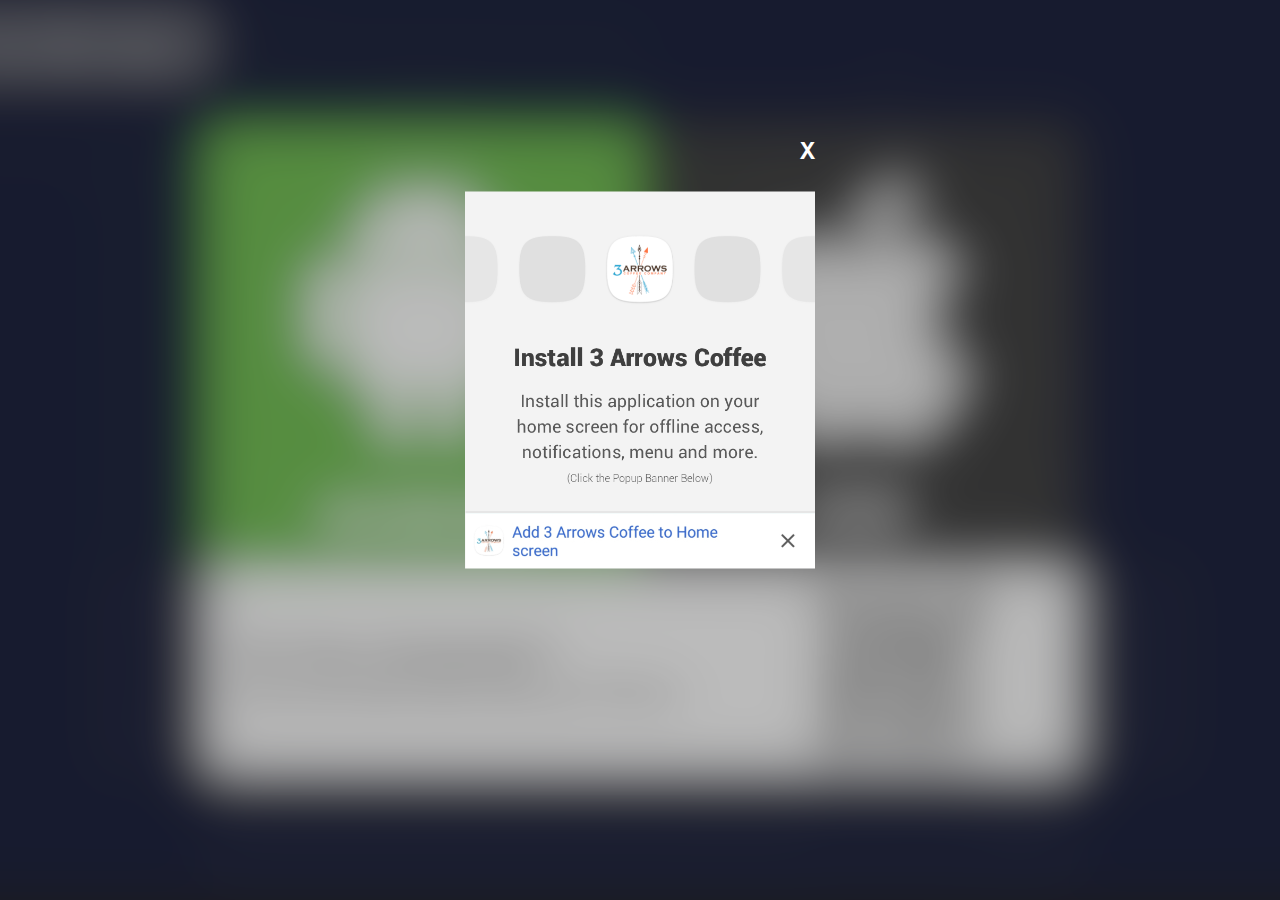
<file: app-android.html>
<!DOCTYPE html>
<html>
<title>3 Arrows Coffee Android App</title>
		<meta charset="utf-8" />
		<meta name="viewport" content="width=device-width, initial-scale=1, user-scalable=no" />
        <link rel="shortcut icon" type="image/x-icon" href="favicon.ico">
        <link rel="manifest" href="/manifest.json">
        <link rel="icon" sizes="192x192" href="3arrows.png">
        <meta name="theme-color" content="#242943">
        <link rel="apple-touch-icon" href="3arrows.png">
        <script src="pwabuilder-sw-register.js"></script>
        
        <meta name="apple-mobile-web-app-capable" content="yes">
        <link rel="apple-touch-startup-image" href="images/splash/launch-640x1136.png" media="(device-width: 320px) and (device-height: 568px) and (-webkit-device-pixel-ratio: 2) and (orientation: portrait)">
  <link rel="apple-touch-startup-image" href="images/splash/launch-750x1294.png" media="(device-width: 375px) and (device-height: 667px) and (-webkit-device-pixel-ratio: 2) and (orientation: portrait)">
  <link rel="apple-touch-startup-image" href="images/splash/launch-1242x2148.png" media="(device-width: 414px) and (device-height: 736px) and (-webkit-device-pixel-ratio: 3) and (orientation: portrait)">
  <link rel="apple-touch-startup-image" href="images/splash/launch-1125x2436.png" media="(device-width: 375px) and (device-height: 812px) and (-webkit-device-pixel-ratio: 3) and (orientation: portrait)">
  <link rel="apple-touch-startup-image" href="images/splash/launch-1536x2048.png" media="(min-device-width: 768px) and (max-device-width: 1024px) and (-webkit-min-device-pixel-ratio: 2) and (orientation: portrait)">
  <link rel="apple-touch-startup-image" href="images/splash/launch-1668x2224.png" media="(min-device-width: 834px) and (max-device-width: 834px) and (-webkit-min-device-pixel-ratio: 2) and (orientation: portrait)">
  <link rel="apple-touch-startup-image" href="images/splash/launch-2048x2732.png" media="(min-device-width: 1024px) and (max-device-width: 1024px) and (-webkit-min-device-pixel-ratio: 2) and (orientation: portrait)">
  <link rel="apple-touch-icon" sizes="180x180" href="images/icons/apple-touch-icon.png">

 <script src="https://cdn.onesignal.com/sdks/OneSignalSDK.js" async=""></script>
<script>
  var OneSignal = window.OneSignal || [];
  OneSignal.push(function() {
    OneSignal.init({
      appId: "70bbe85d-6a64-4174-b6b9-264dbc63a423",
    });
  });
</script>
<script src="OneSignalSDKUpdaterWorker.js"></script>
<script src="OneSignalSDKWorker.js"></script>

<style>
body, html {
    height: 100%;
    margin: 0;
	background: #242943;
	color: white;
    font-family: "Courier New", Courier, monospace;
    font-size: 25px;
}

.bgimg {
    background-image: url('app/back.png');
    height: 100%;
    background-position: center;
    background-size: cover;
    position: relative;
}

.topleft {
    position: absolute;
    top: 0;
    left: 16px;
}

.bottomleft {
    position: absolute;
    bottom: 0;
    left: 16px;
}

.middle {
    position: absolute;
    top: 50%;
    left: 50%;
    transform: translate(-50%, -50%);
    text-align: center;
	width: 75%;
	height: 75%;
	max-width: 350px;
}

hr {
    margin: auto;
    width: 40%;
</style>
<script>
function goBack() {
    window.history.back();
}
</script>
<body>

<div class="bgimg">
  <div class="topleft">
    <p>
  </div>
  <div class="middle">
    <p align="right"><a onclick="goBack()"><b>X</b></a></p> 
	<img width="100%" height="auto" src="app/androidinstall.png" alt="Italian Trulli">
  </div>
  <div class="bottomleft">
    <p></p>
  </div>
</div>

</body>
</html>
</file>
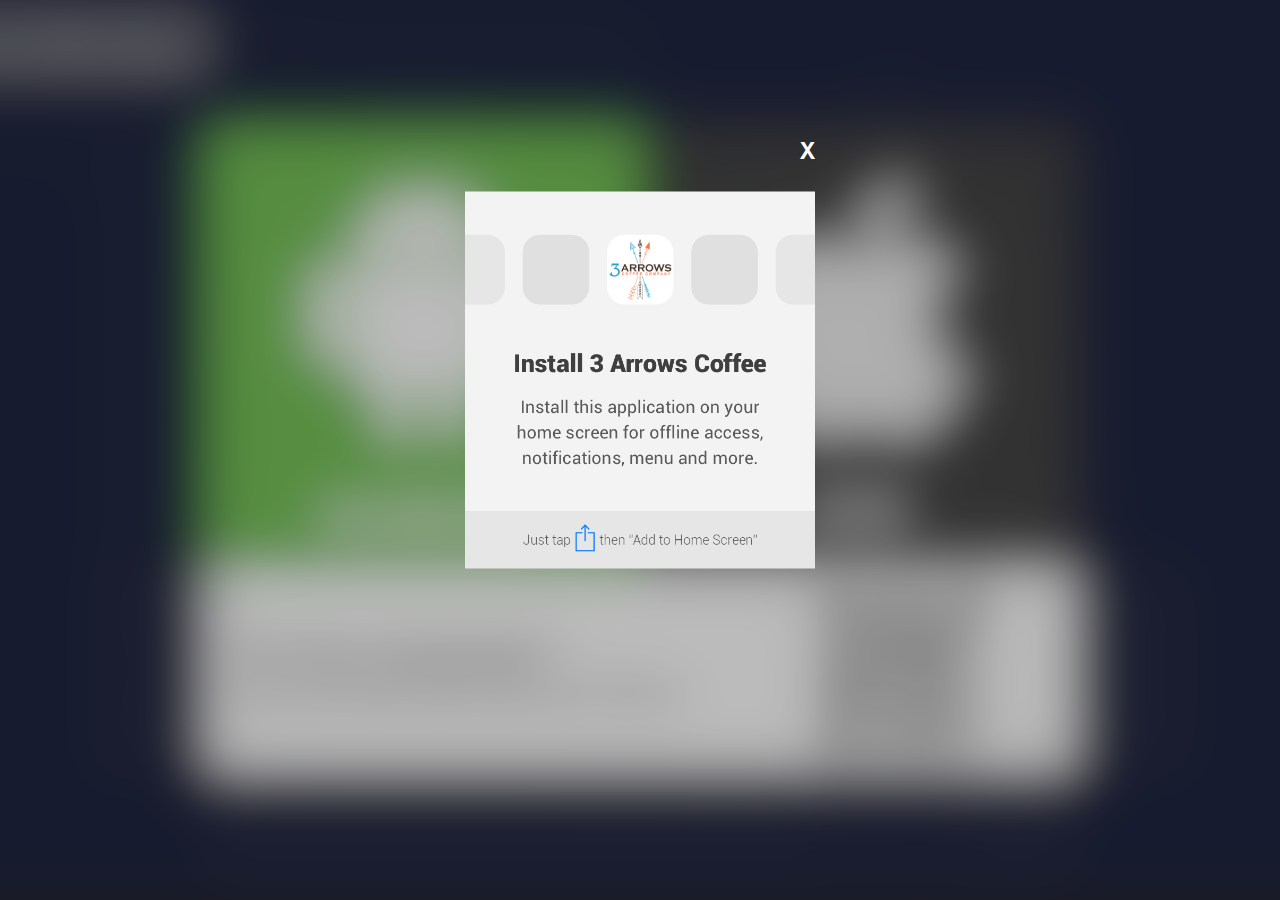
<file: app-ios.html>
<!DOCTYPE html>
<html>
<title>3 Arrows Coffee iOS App</title>
		<meta charset="utf-8" />
		<meta name="viewport" content="width=device-width, initial-scale=1, user-scalable=no" />
        <link rel="shortcut icon" type="image/x-icon" href="favicon.ico">
        <link rel="manifest" href="/manifest.json">
        <link rel="icon" sizes="192x192" href="3arrows.png">
        <meta name="theme-color" content="#242943">
        <link rel="apple-touch-icon" href="3arrows.png">
        <script src="pwabuilder-sw-register.js"></script>
        
        <meta name="apple-mobile-web-app-capable" content="yes">
        <link rel="apple-touch-startup-image" href="images/splash/launch-640x1136.png" media="(device-width: 320px) and (device-height: 568px) and (-webkit-device-pixel-ratio: 2) and (orientation: portrait)">
  <link rel="apple-touch-startup-image" href="images/splash/launch-750x1294.png" media="(device-width: 375px) and (device-height: 667px) and (-webkit-device-pixel-ratio: 2) and (orientation: portrait)">
  <link rel="apple-touch-startup-image" href="images/splash/launch-1242x2148.png" media="(device-width: 414px) and (device-height: 736px) and (-webkit-device-pixel-ratio: 3) and (orientation: portrait)">
  <link rel="apple-touch-startup-image" href="images/splash/launch-1125x2436.png" media="(device-width: 375px) and (device-height: 812px) and (-webkit-device-pixel-ratio: 3) and (orientation: portrait)">
  <link rel="apple-touch-startup-image" href="images/splash/launch-1536x2048.png" media="(min-device-width: 768px) and (max-device-width: 1024px) and (-webkit-min-device-pixel-ratio: 2) and (orientation: portrait)">
  <link rel="apple-touch-startup-image" href="images/splash/launch-1668x2224.png" media="(min-device-width: 834px) and (max-device-width: 834px) and (-webkit-min-device-pixel-ratio: 2) and (orientation: portrait)">
  <link rel="apple-touch-startup-image" href="images/splash/launch-2048x2732.png" media="(min-device-width: 1024px) and (max-device-width: 1024px) and (-webkit-min-device-pixel-ratio: 2) and (orientation: portrait)">
  <link rel="apple-touch-icon" sizes="180x180" href="images/icons/apple-touch-icon.png">

 <script src="https://cdn.onesignal.com/sdks/OneSignalSDK.js" async=""></script>
<script>
  var OneSignal = window.OneSignal || [];
  OneSignal.push(function() {
    OneSignal.init({
      appId: "70bbe85d-6a64-4174-b6b9-264dbc63a423",
    });
  });
</script>
<script src="OneSignalSDKUpdaterWorker.js"></script>
<script src="OneSignalSDKWorker.js"></script>

<style>
body, html {
    height: 100%;
    margin: 0;
	background: #242943;
	color: white;
    font-family: "Courier New", Courier, monospace;
    font-size: 25px;
}

.bgimg {
    background-image: url('app/back.png');
    height: 100%;
    background-position: center;
    background-size: cover;
    position: relative;
}

.topleft {
    position: absolute;
    top: 0;
    left: 16px;
}

.bottomleft {
    position: absolute;
    bottom: 0;
    left: 16px;
}

.middle {
    position: absolute;
    top: 50%;
    left: 50%;
    transform: translate(-50%, -50%);
    text-align: center;
	width: 75%;
	height: 75%;
	max-width: 350px;
}

hr {
    margin: auto;
    width: 40%;
</style>
<script>
function goBack() {
    window.history.back();
}
</script>
<body>

<div class="bgimg">
  <div class="topleft">
    <p>
  </div>
  <div class="middle">
    <p align="right"><a onclick="goBack()"><b>X</b></a></p> 
	<img width="100%" height="auto" src="app/iosinstall.png" alt="Italian Trulli">
  </div>
  <div class="bottomleft">
    <p></p>
  </div>
</div>

</body>
</html>
</file>
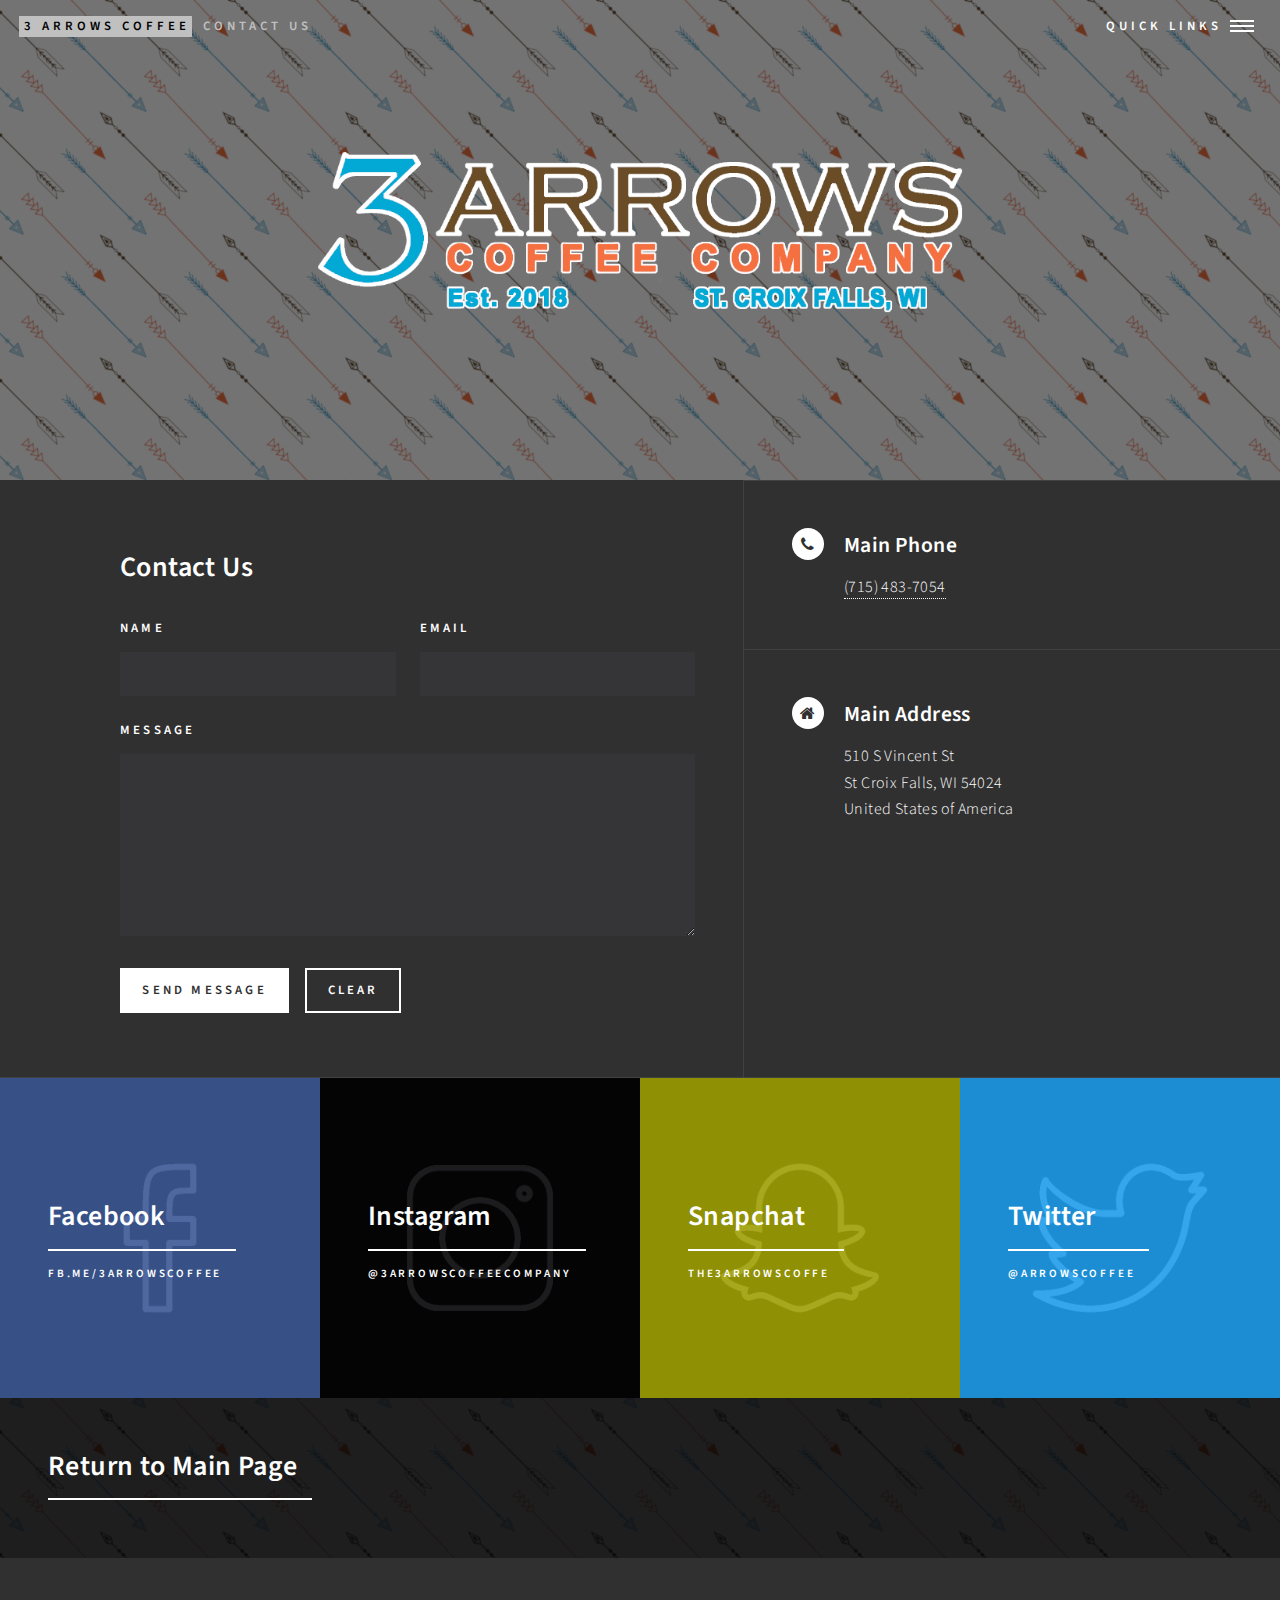
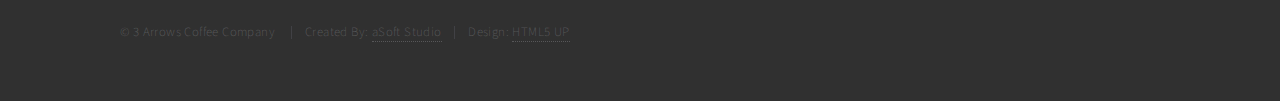
<file: contact.html>
<!DOCTYPE HTML>
<!--
	Forty by HTML5 UP
	html5up.net | @ajlkn
	Free for personal and commercial use under the CCA 3.0 license (html5up.net/license)
-->
<html>
	<head>
		<title>3 Arrows Coffee Contact Us</title>
        <p hidden>COFFEE SHOP IN THE GREAT ST. CROIX VALLEY!!<br>
        We are excited to be here in the Great Saint Croix Valley! 
With the support of family, friends and community, we want to serve you with integrity and quality. 
Our goal is to bring something different to the area and to support and love others around us.
        </p>
	<meta name="description" content="COFFEE SHOP IN THE GREAT ST. CROIX VALLEY!!
We are excited to be here in the Great Saint Croix Valley! 
With the support of family, friends and community, we want to serve you with integrity and quality. 
Our goal is to bring something different to the area and to support and love others around us.">	
		
		<meta charset="utf-8" />
		<meta name="viewport" content="width=device-width, initial-scale=1, user-scalable=no" />
		
        <link rel="stylesheet" href="assets/css/main.css" />
        <link rel="stylesheet" href="shop-assets/css/main.css" />
        
        <link rel="stylesheet" href="assets/ourmenu/ourmenu.css" />
        <link rel="stylesheet" href="assets/sc/ourmenu.css" />
        
		<noscript><link rel="stylesheet" href="assets/css/noscript.css" /></noscript>
        <link rel="shortcut icon" type="image/x-icon" href="favicon.ico">
        <link rel="manifest" href="/manifest.json">
        <link rel="icon" sizes="192x192" href="3arrows.png">
        <meta name="theme-color" content="#000000">
        <link rel="apple-touch-icon" href="3arrows.png">
        <script src="pwabuilder-sw-register.js"></script>
        
        <meta name="apple-mobile-web-app-capable" content="yes">
        <link rel="apple-touch-startup-image" href="images/splash/launch-640x1136.png" media="(device-width: 320px) and (device-height: 568px) and (-webkit-device-pixel-ratio: 2) and (orientation: portrait)">
  <link rel="apple-touch-startup-image" href="images/splash/launch-750x1294.png" media="(device-width: 375px) and (device-height: 667px) and (-webkit-device-pixel-ratio: 2) and (orientation: portrait)">
  <link rel="apple-touch-startup-image" href="images/splash/launch-1242x2148.png" media="(device-width: 414px) and (device-height: 736px) and (-webkit-device-pixel-ratio: 3) and (orientation: portrait)">
  <link rel="apple-touch-startup-image" href="images/splash/launch-1125x2436.png" media="(device-width: 375px) and (device-height: 812px) and (-webkit-device-pixel-ratio: 3) and (orientation: portrait)">
  <link rel="apple-touch-startup-image" href="images/splash/launch-1536x2048.png" media="(min-device-width: 768px) and (max-device-width: 1024px) and (-webkit-min-device-pixel-ratio: 2) and (orientation: portrait)">
  <link rel="apple-touch-startup-image" href="images/splash/launch-1668x2224.png" media="(min-device-width: 834px) and (max-device-width: 834px) and (-webkit-min-device-pixel-ratio: 2) and (orientation: portrait)">
  <link rel="apple-touch-startup-image" href="images/splash/launch-2048x2732.png" media="(min-device-width: 1024px) and (max-device-width: 1024px) and (-webkit-min-device-pixel-ratio: 2) and (orientation: portrait)">
  <link rel="apple-touch-icon" sizes="180x180" href="images/icons/apple-touch-icon.png">
        

		
<script src="https://cdn.onesignal.com/sdks/OneSignalSDK.js" async=""></script>
<script>
  var OneSignal = window.OneSignal || [];
  OneSignal.push(function() {
    OneSignal.init({
      appId: "70bbe85d-6a64-4174-b6b9-264dbc63a423",
    });
  });
</script>
        
        
	</head>
	<body class="is-preload">

		<!-- Wrapper -->
			<div id="wrapper">

				<!-- Header -->
					<header id="header" class="alt">
						<a href="index.html" class="logo"><strong>3 Arrows Coffee</strong> <span>Contact Us</span></a>
						<nav>
							<a href="#menu">Quick Links</a>
						</nav>
					</header>

				<!-- Menu -->
					<nav id="menu">
						<ul class="links">
							
							<li><a class="button large primary fit" href="tel:+1-715-483-7054">Call Us</a></li>
							<li><a class="button large icon fa-mobile" href="getapp.html">Get Our App</a></li>
                            <li><a class="button primary fit" onclick="history.back()">Retuen to Main Page</a></li>
						</ul>
					</nav>
                
                <!-- Our Menu -->
					<nav id="ourmenu">
						<ul class="links">
							<img height="auto" width="100%" src="shop/images/newmenu.jpg" style="user-drag: none; user-select: none; -moz-user-select: none; -webkit-user-drag: none; -webkit-user-select: none; -ms-user-select: none; pointer-events: none;">
						</ul>
						<ul class="actions stacked">
							<li><a href="tel:+1-715-483-7054" class="button primary fit">Call Us</a></li>
						</ul>
					</nav>
                
                <!-- SC Menu -->
					<nav id="scmenu">
                        <ul class="links">
							<img height="auto" width="100%" src="images/sc-qr.jpg">
						</ul>
						<ul class="links">
                            <h3>↓ Links for Mobile Devices ↓</h3>
                            <li><a href="https://www.snapchat.com/add/the3arrowscoffe" class="button primary fit">Add us on Snapchat!</a></li>
							<li><a href="https://www.snapchat.com/unlock/?type=SNAPCODE&uuid=77e38ff01bdd40c9949b10106a8adeef&metadata=01" class="button fit">Get our Snapchat Filter</a></li>
						</ul>
					</nav>

				<!-- Banner -->
					<section id="banner" class="major">
						<div class="inner">
							<header class="majo">
                                <center><h1><img height="auto" width="75%" src="images/LOGO%20LONG-trans.png"></h1></center>
							</header>
							<div style="display:none" class="content">
								<p>Coffee shop in the GREAT St. Croix Valley!!<br /></p>
								<ul class="actions">
									<li hidden><a href="#one" class="button next scrolly">Get Started</a></li>
								</ul>
							</div>
						</div>
					</section>

				<!-- Main -->
					<div id="main">

						<!-- One -->
							<section style="display:none" id="one" class="tiles">
								<article>
									<span class="image">
										<img src="images/shop3.jpg" alt="" />
									</span>
									<header class="major">
										<h3><a href="shop.html" class="link">The Shop</a></h3>
										<p><b>Hours:</b><br> Mon-Fri: 6AM-6PM<br> Saturday: 8am-6pm<br> Sunday: 8am-3pm</p>
									</header>
								</article>
                                
								<article style="width: 37%;">
									<span class="image">
										<img src="images/newmenu.jpg" alt="" />
									</span>
									<header class="major">
										<h3><a href="#ourmenu">Our Menu</a></h3>
                                        <p style="display: none;"><b>Hours:</b><br>Mon-Fri: 5AM-1pm<br></p>
									</header>
								</article>
                            
							</section>
                        

					</div>

				<!-- Contact -->
					<section id="contact">
						<div class="inner">
							<section>
                                <h2>Contact Us</h2>
								<form method="post" action="https://formspree.io/3arrowscoffeecompany@gmail.com">
									<div class="fields">
										<div class="field half">
											<label for="name">Name</label>
											<input type="text" name="name" id="name" />
										</div>
										<div class="field half">
											<label for="email">Email</label>
											<input type="text" name="email" id="email" />
										</div>
										<div class="field">
											<label for="message">Message</label>
											<textarea name="message" id="message" rows="6"></textarea>
										</div>
									</div>
									<ul class="actions">
										<li><input type="submit" value="Send Message" class="primary" /></li>
										<li><input type="reset" value="Clear" /></li>
									</ul>
                                    <input type="hidden" name="_next" value="https://www.3arrowscoffeecompany.com/thx.html" />
								</form>
							</section>
							<section class="split">
								<section style="display:none">
									<div hidden class="contact-method">
										<span class="icon alt fa-envelope"></span>
										<h3>Email</h3>
										<a href="#">information@untitled.tld</a>
									</div>
								</section>
								<section>
									<div class="contact-method">
										<span class="icon alt fa-phone"></span>
										<h3>Main Phone</h3>
                                        <span><a href="tel:+1-715-483-7054">(715) 483-7054</a></span>
									</div>
								</section>
								<section>
									<div class="contact-method">
										<span class="icon alt fa-home"></span>
										<h3>Main Address</h3>
										<span>510 S Vincent St<br />
										St Croix Falls, WI 54024<br />
										United States of America</span>
									</div>
								</section>
							</section>
						</div>
					</section>
                
                <style>
            .tiles2 article {
			height: auto;
			max-height: 15em;
			min-height: 15em;
			width: 25%;
		}
            .tiles2 article:nth-child(4n - 1), .tiles article:nth-child(4n - 2) {
				width: 25%;
			}

			.tiles2 article:nth-child(6n - 5):before {
				background-color: #3c5a99;
			}

			.tiles2 article:nth-child(6n - 4):before {
				background-color: #000000;
			}

			.tiles2 article:nth-child(6n - 3):before {
				background-color: #a5a500;
			}

			.tiles2 article:nth-child(6n - 2):before {
				background-color: #1da1f2;
			}

			.tiles2 article:nth-child(6n - 1):before {
				background-color: #a5a500;
			}

			.tiles2 article:nth-child(6n):before {
				background-color: #1da1f2;
			}
                            
        @media screen and (max-width: 1280px) {

			.tiles2 article {
				padding: 4em 3em 2em 3em ;
				height: 30vh;
				max-height: 30em;
				min-height: 20em;
			}

		}

		@media screen and (max-width: 980px) {

			.tiles2 article {
				width: 25% !important;
                height: auto;
			}

		}

		@media screen and (max-width: 736px) {

			.tiles2 article {
				padding: 3em 1.5em 1em 1.5em ;
				height: 16em;
				max-height: none;
				min-height: 0;
			}

				.tiles article h3 {
					font-size: 1.5em;
				}

		}

		@media screen and (max-width: 480px) {

			.tiles2 {
				display: block;
			}

				.tiles2 article {
					height: auto;
					width: 100% !important;
				}

		}

                        </style>
                            <section class="tiles tiles2">
                              <article>
									<span class="image">
										<img src="images/social/fb2.png" alt="" />
									</span>
									<header class="major">
										<h3><a href="http://fb.me/3arrowscoffee" class="link">Facebook</a></h3>
                                        <p>fb.me/3arrowscoffee</p>
									</header>
								</article>
                                
                                <article>
									<span class="image">
										<img src="images/social/insta2.png" alt="" />
									</span>
									<header class="major">
										<h3><a href="https://www.instagram.com/3arrowscoffeecompany/" class="link">Instagram</a></h3>
                                        <p>@3arrowscoffeecompany</p>
									</header>
								</article>
                                
                                <article>
									<span class="image">
										<img src="images/social/sc2.png" alt="" />
									</span>
									<header class="major">
										<h3><a href="#scmenu">Snapchat</a></h3>
                                        <p>the3arrowscoffe</p>
									</header>
								</article>
                                
                                <article>
									<span class="image">
										<img src="images/social/twitter2.png" alt="" />
									</span>
									<header class="major">
										<h3><a href="https://twitter.com/ArrowsCoffee" class="link">Twitter</a></h3>
                                        <p>@ArrowsCoffee</p>
									</header>
								</article>
                            </section>

						<!-- Two -->
                
                
							<section style="display:none" id="two">
								<div class="inner">
									<header class="major">
										<h2>head</h2>
									</header>
									<p>blank</p>
									<ul class="actions">
										<li><a href="landing.html" class="button next">Get Started</a></li>
									</ul>
								</div>
							</section>
                
                <section id="two" class="tiles">
								<article>
									<span class="image">
										<img src="images/shop3.jpg" alt="" />
									</span>
									<header class="major">
										<h3><a href="javascript:window.history.back()" class="link">Return to Main Page</a></h3>
										<p hidden>Ipsum dolor sit amet</p>
									</header>
								</article>
							</section>

				<!-- Footer -->
					<footer id="footer">
						<div class="inner">
							<ul style="display:none" class="icons">
								<li style="display:none"><a href="#" class="icon alt fa-twitter"><span class="label">Twitter</span></a></li>
								<li style="display:none"><a href="http://fb.me/3arrowscoffee" class="icon alt fa-facebook"><span class="label">Facebook</span></a></li>
								<li style="display:none"><a href="https://www.instagram.com/3arrowscoffeecompany/" class="icon alt fa-instagram"><span class="label">Instagram</span></a></li>
								<li style="display:none"><a href="#" class="icon alt fa-github"><span class="label">GitHub</span></a></li>
								<li style="display:none"><a href="#" class="icon alt fa-linkedin"><span class="label">LinkedIn</span></a></li>
							</ul>
							<ul class="copyright">
								<li>&copy; 3 Arrows Coffee Company</li>
                                <li>Created By: <a href="https://www.jakehofficial.com/">aSoft Studio</a>
                                </li><li>Design: <a href="https://html5up.net">HTML5 UP</a></li>
							</ul>
						</div>
					</footer>

			</div>

		<!-- Scripts -->
			<script src="assets/js/jquery.min.js"></script>
			<script src="assets/js/jquery.scrolly.min.js"></script>
			<script src="assets/js/jquery.scrollex.min.js"></script>
			<script src="assets/js/browser.min.js"></script>
			<script src="assets/js/breakpoints.min.js"></script>
			<script src="assets/js/util.js"></script>
			<script src="assets/js/main.js"></script>
        
            <script src="assets/ourmenu/main.js"></script>
            <script src="assets/sc/main.js"></script>

	</body>
</html>
</file>
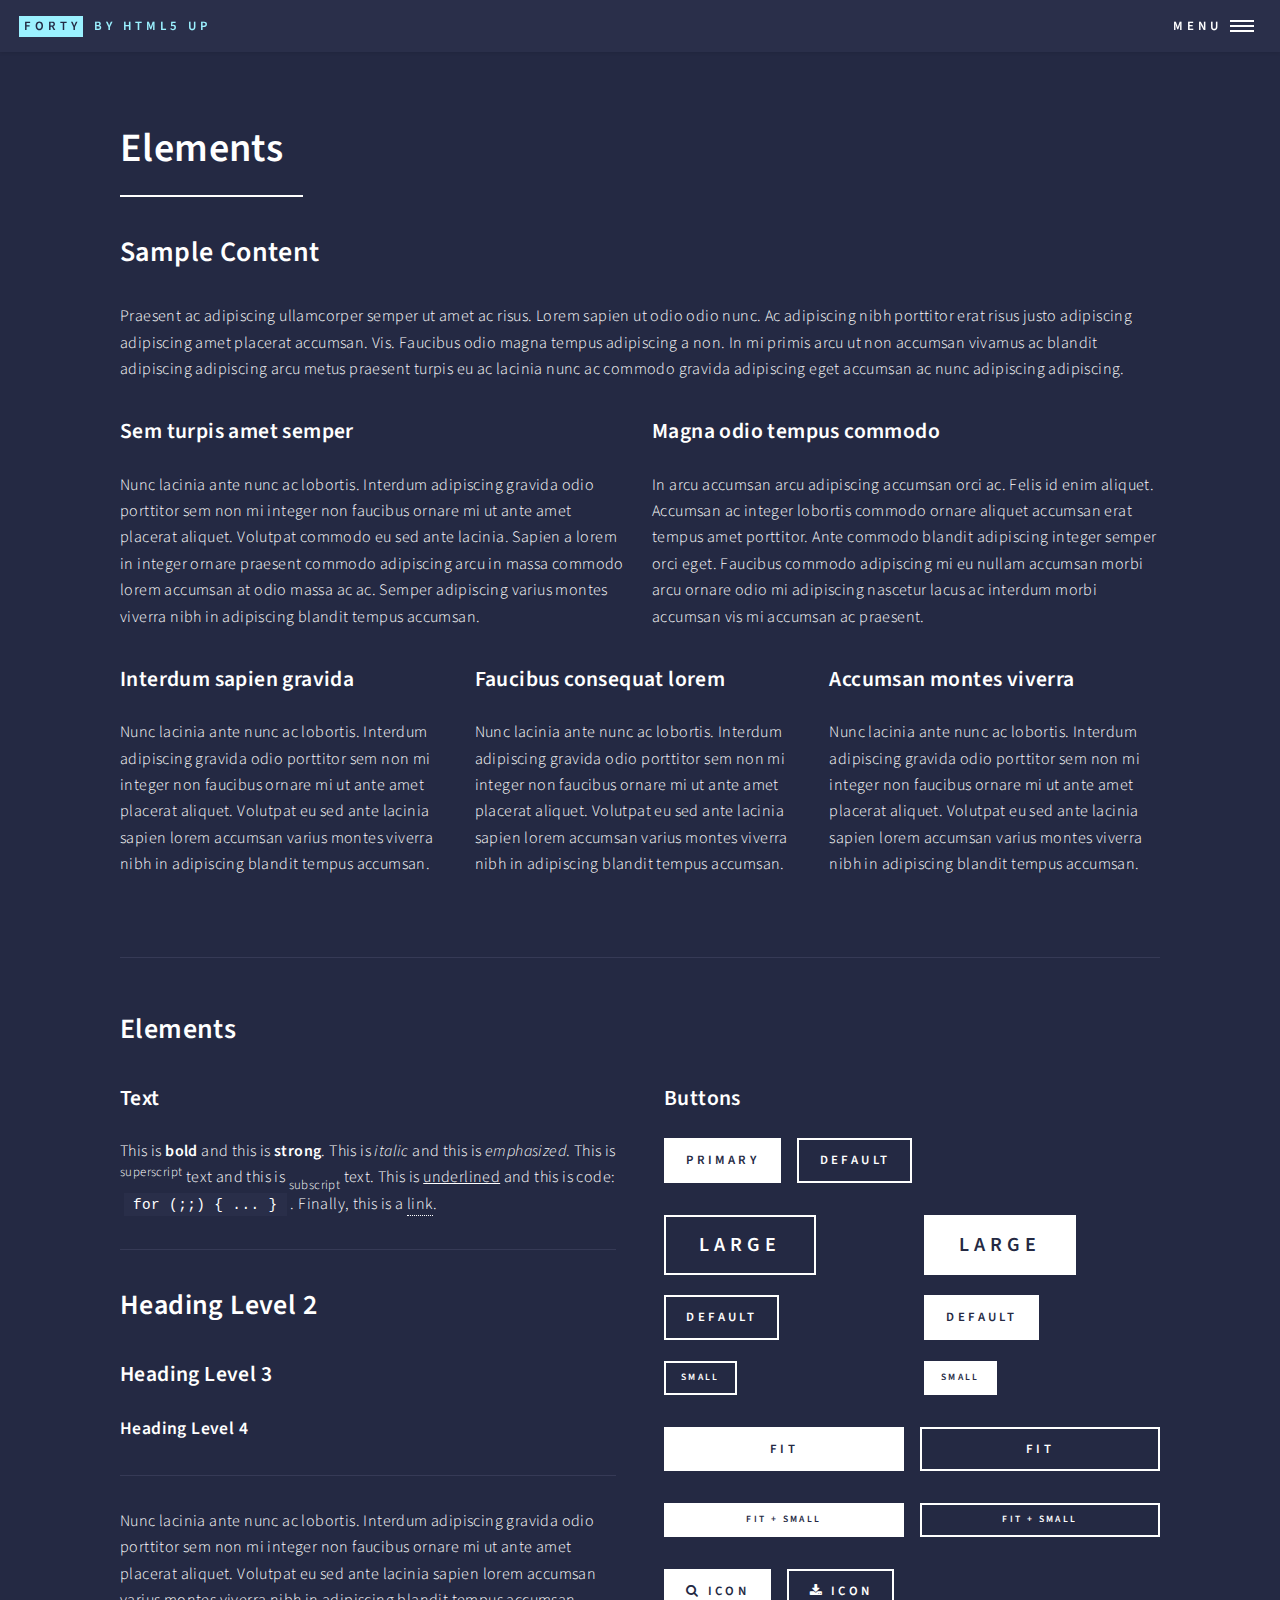
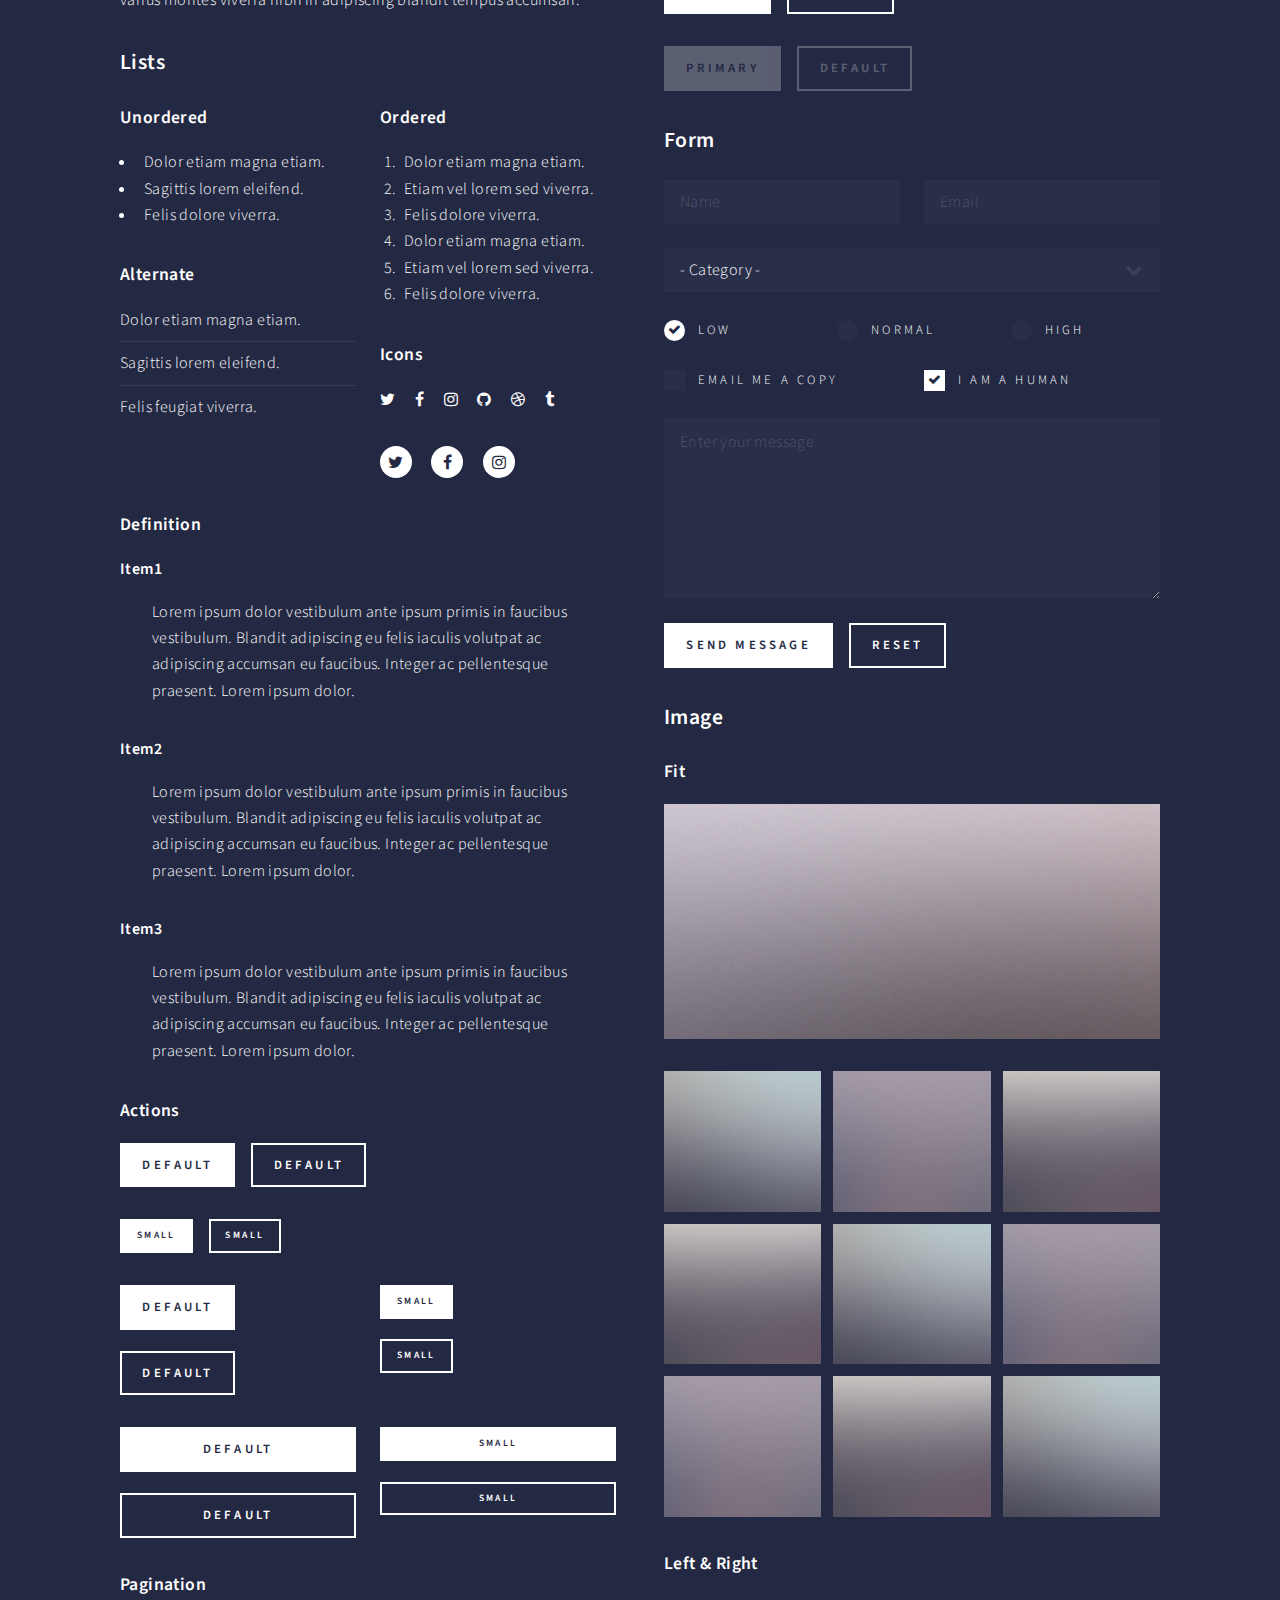
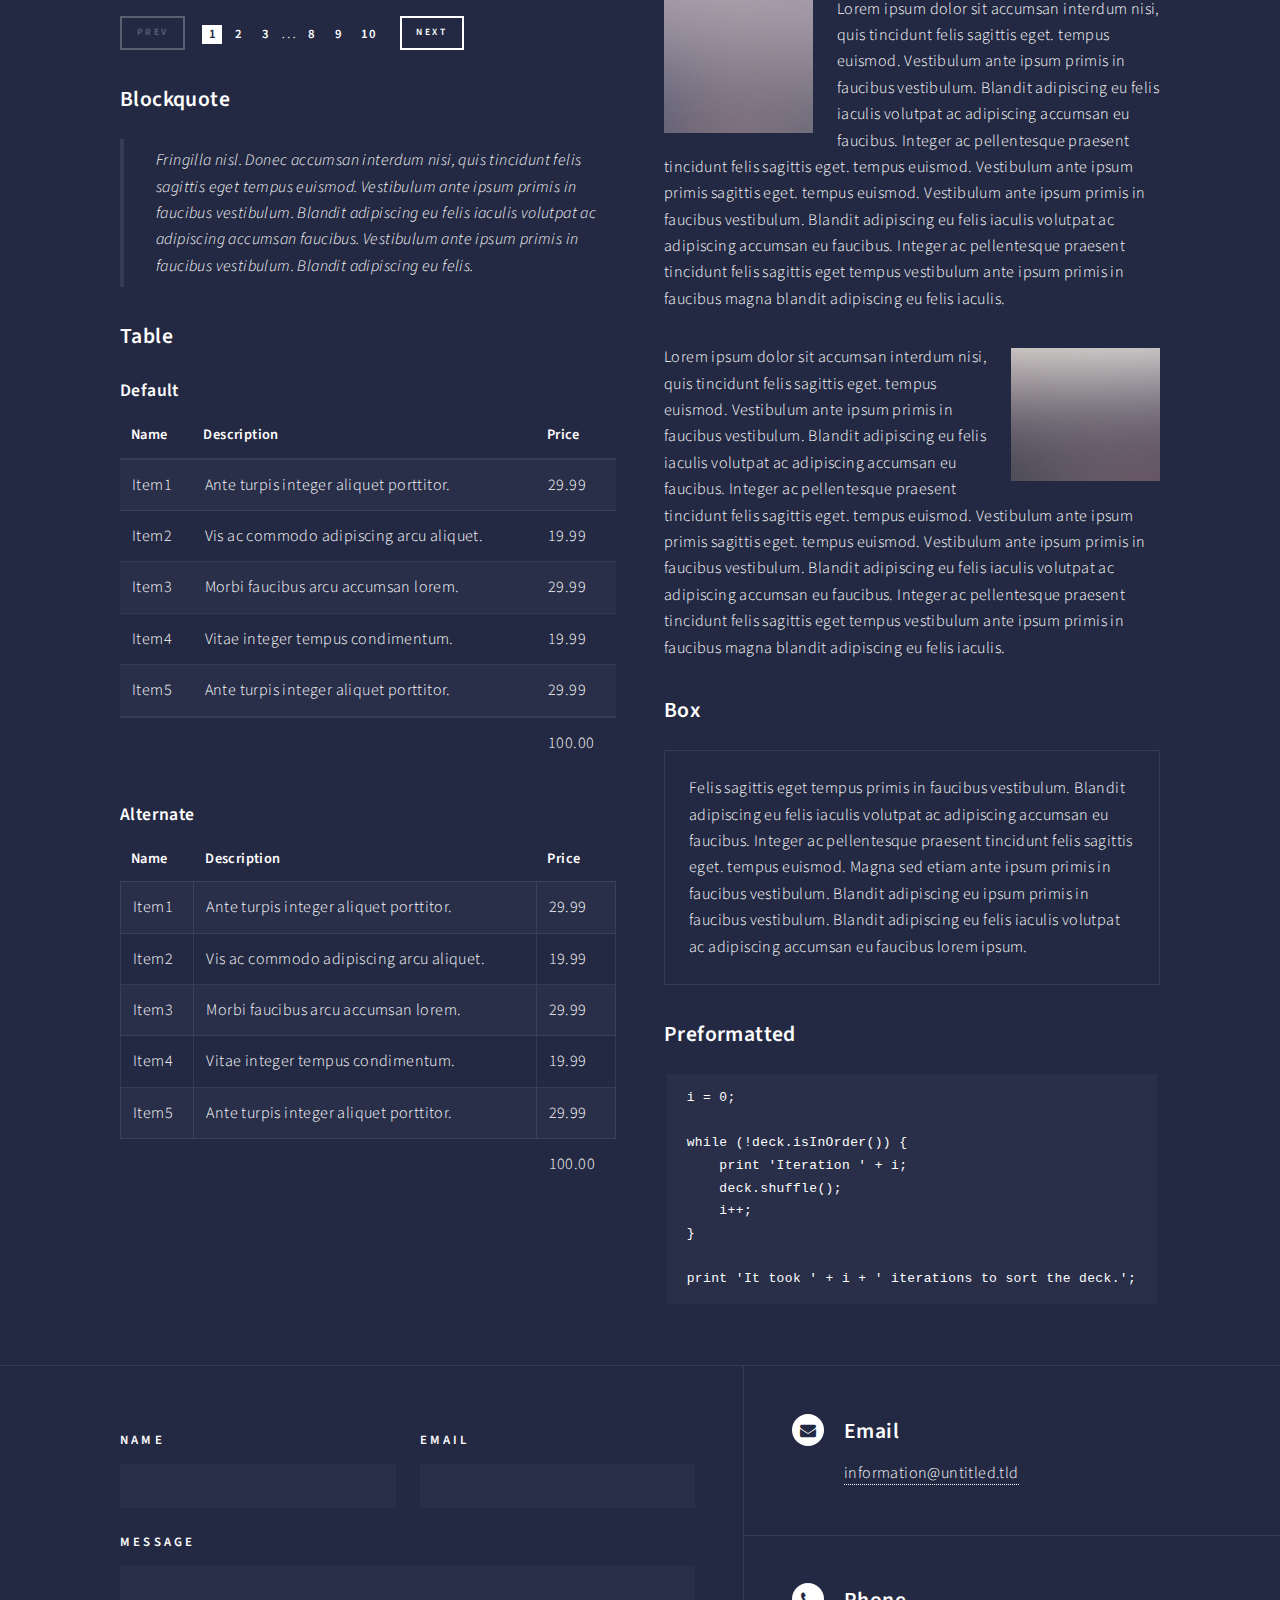
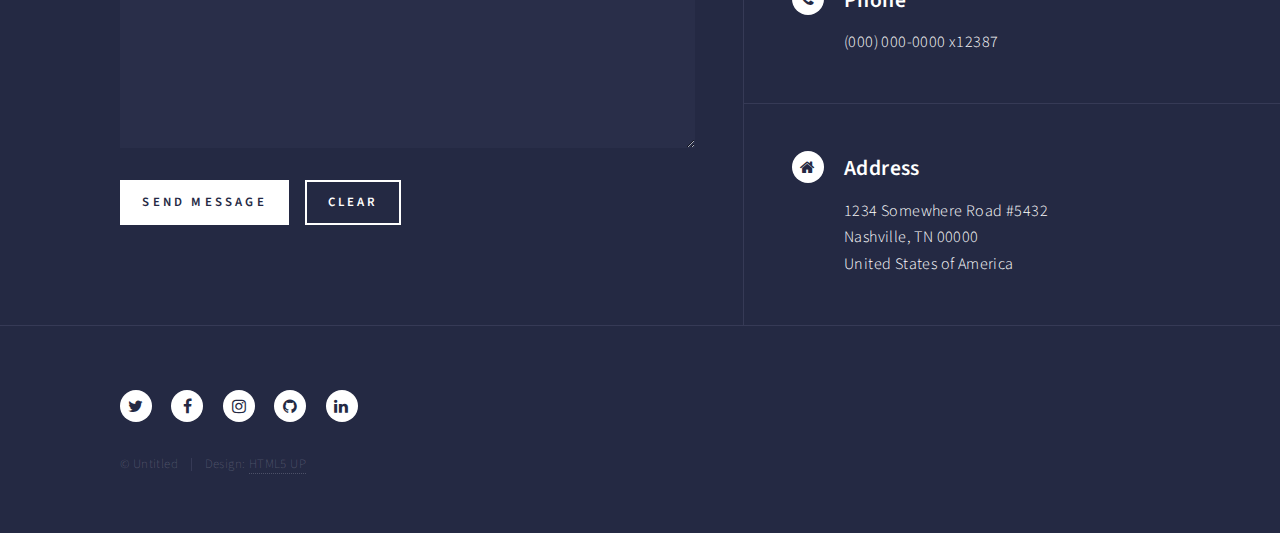
<file: elements.html>
<!DOCTYPE HTML>
<!--
	Forty by HTML5 UP
	html5up.net | @ajlkn
	Free for personal and commercial use under the CCA 3.0 license (html5up.net/license)
-->
<html>
	<head>
		<title>Elements - Forty by HTML5 UP</title>
		<meta charset="utf-8" />
		<meta name="viewport" content="width=device-width, initial-scale=1, user-scalable=no" />
		<link rel="stylesheet" href="assets/css/main.css" />
		<noscript><link rel="stylesheet" href="assets/css/noscript.css" /></noscript>
	</head>
	<body class="is-preload">

		<!-- Wrapper -->
			<div id="wrapper">

				<!-- Header -->
					<header id="header">
						<a href="index.html" class="logo"><strong>Forty</strong> <span>by HTML5 UP</span></a>
						<nav>
							<a href="#menu">Menu</a>
						</nav>
					</header>

				<!-- Menu -->
					<nav id="menu">
						<ul class="links">
							<li><a href="index.html">Home</a></li>
							<li><a href="landing.html">Landing</a></li>
							<li><a href="generic.html">Generic</a></li>
							<li><a href="elements.html">Elements</a></li>
						</ul>
						<ul class="actions stacked">
							<li><a href="#" class="button primary fit">Get Started</a></li>
							<li><a href="#" class="button fit">Log In</a></li>
						</ul>
					</nav>

				<!-- Main -->
					<div id="main" class="alt">

						<!-- One -->
							<section id="one">
								<div class="inner">
									<header class="major">
										<h1>Elements</h1>
									</header>

									<!-- Content -->
										<h2 id="content">Sample Content</h2>
										<p>Praesent ac adipiscing ullamcorper semper ut amet ac risus. Lorem sapien ut odio odio nunc. Ac adipiscing nibh porttitor erat risus justo adipiscing adipiscing amet placerat accumsan. Vis. Faucibus odio magna tempus adipiscing a non. In mi primis arcu ut non accumsan vivamus ac blandit adipiscing adipiscing arcu metus praesent turpis eu ac lacinia nunc ac commodo gravida adipiscing eget accumsan ac nunc adipiscing adipiscing.</p>
										<div class="row">
											<div class="col-6 col-12-small">
												<h3>Sem turpis amet semper</h3>
												<p>Nunc lacinia ante nunc ac lobortis. Interdum adipiscing gravida odio porttitor sem non mi integer non faucibus ornare mi ut ante amet placerat aliquet. Volutpat commodo eu sed ante lacinia. Sapien a lorem in integer ornare praesent commodo adipiscing arcu in massa commodo lorem accumsan at odio massa ac ac. Semper adipiscing varius montes viverra nibh in adipiscing blandit tempus accumsan.</p>
											</div>
											<div class="col-6 col-12-small">
												<h3>Magna odio tempus commodo</h3>
												<p>In arcu accumsan arcu adipiscing accumsan orci ac. Felis id enim aliquet. Accumsan ac integer lobortis commodo ornare aliquet accumsan erat tempus amet porttitor. Ante commodo blandit adipiscing integer semper orci eget. Faucibus commodo adipiscing mi eu nullam accumsan morbi arcu ornare odio mi adipiscing nascetur lacus ac interdum morbi accumsan vis mi accumsan ac praesent.</p>
											</div>
											<!-- Break -->
											<div class="col-4 col-12-medium">
												<h3>Interdum sapien gravida</h3>
												<p>Nunc lacinia ante nunc ac lobortis. Interdum adipiscing gravida odio porttitor sem non mi integer non faucibus ornare mi ut ante amet placerat aliquet. Volutpat eu sed ante lacinia sapien lorem accumsan varius montes viverra nibh in adipiscing blandit tempus accumsan.</p>
											</div>
											<div class="col-4 col-12-medium">
												<h3>Faucibus consequat lorem</h3>
												<p>Nunc lacinia ante nunc ac lobortis. Interdum adipiscing gravida odio porttitor sem non mi integer non faucibus ornare mi ut ante amet placerat aliquet. Volutpat eu sed ante lacinia sapien lorem accumsan varius montes viverra nibh in adipiscing blandit tempus accumsan.</p>
											</div>
											<div class="col-4 col-12-medium">
												<h3>Accumsan montes viverra</h3>
												<p>Nunc lacinia ante nunc ac lobortis. Interdum adipiscing gravida odio porttitor sem non mi integer non faucibus ornare mi ut ante amet placerat aliquet. Volutpat eu sed ante lacinia sapien lorem accumsan varius montes viverra nibh in adipiscing blandit tempus accumsan.</p>
											</div>
										</div>

									<hr class="major" />

									<!-- Elements -->
										<h2 id="elements">Elements</h2>
										<div class="row gtr-200">
											<div class="col-6 col-12-medium">

												<!-- Text stuff -->
													<h3>Text</h3>
													<p>This is <b>bold</b> and this is <strong>strong</strong>. This is <i>italic</i> and this is <em>emphasized</em>.
													This is <sup>superscript</sup> text and this is <sub>subscript</sub> text.
													This is <u>underlined</u> and this is code: <code>for (;;) { ... }</code>.
													Finally, this is a <a href="#">link</a>.</p>
													<hr />
													<h2>Heading Level 2</h2>
													<h3>Heading Level 3</h3>
													<h4>Heading Level 4</h4>
													<hr />
													<p>Nunc lacinia ante nunc ac lobortis. Interdum adipiscing gravida odio porttitor sem non mi integer non faucibus ornare mi ut ante amet placerat aliquet. Volutpat eu sed ante lacinia sapien lorem accumsan varius montes viverra nibh in adipiscing blandit tempus accumsan.</p>

												<!-- Lists -->
													<h3>Lists</h3>
													<div class="row">
														<div class="col-6 col-12-small">

															<h4>Unordered</h4>
															<ul>
																<li>Dolor etiam magna etiam.</li>
																<li>Sagittis lorem eleifend.</li>
																<li>Felis dolore viverra.</li>
															</ul>

															<h4>Alternate</h4>
															<ul class="alt">
																<li>Dolor etiam magna etiam.</li>
																<li>Sagittis lorem eleifend.</li>
																<li>Felis feugiat viverra.</li>
															</ul>

														</div>
														<div class="col-6 col-12-small">

															<h4>Ordered</h4>
															<ol>
																<li>Dolor etiam magna etiam.</li>
																<li>Etiam vel lorem sed viverra.</li>
																<li>Felis dolore viverra.</li>
																<li>Dolor etiam magna etiam.</li>
																<li>Etiam vel lorem sed viverra.</li>
																<li>Felis dolore viverra.</li>
															</ol>

															<h4>Icons</h4>
															<ul class="icons">
																<li><a href="#" class="icon fa-twitter"><span class="label">Twitter</span></a></li>
																<li><a href="#" class="icon fa-facebook"><span class="label">Facebook</span></a></li>
																<li><a href="#" class="icon fa-instagram"><span class="label">Instagram</span></a></li>
																<li><a href="#" class="icon fa-github"><span class="label">Github</span></a></li>
																<li><a href="#" class="icon fa-dribbble"><span class="label">Dribbble</span></a></li>
																<li><a href="#" class="icon fa-tumblr"><span class="label">Tumblr</span></a></li>
															</ul>
															<ul class="icons">
																<li><a href="#" class="icon alt fa-twitter"><span class="label">Twitter</span></a></li>
																<li><a href="#" class="icon alt fa-facebook"><span class="label">Facebook</span></a></li>
																<li><a href="#" class="icon alt fa-instagram"><span class="label">Instagram</span></a></li>
															</ul>

														</div>
													</div>
													<h4>Definition</h4>
													<dl>
														<dt>Item1</dt>
														<dd>
															<p>Lorem ipsum dolor vestibulum ante ipsum primis in faucibus vestibulum. Blandit adipiscing eu felis iaculis volutpat ac adipiscing accumsan eu faucibus. Integer ac pellentesque praesent. Lorem ipsum dolor.</p>
														</dd>
														<dt>Item2</dt>
														<dd>
															<p>Lorem ipsum dolor vestibulum ante ipsum primis in faucibus vestibulum. Blandit adipiscing eu felis iaculis volutpat ac adipiscing accumsan eu faucibus. Integer ac pellentesque praesent. Lorem ipsum dolor.</p>
														</dd>
														<dt>Item3</dt>
														<dd>
															<p>Lorem ipsum dolor vestibulum ante ipsum primis in faucibus vestibulum. Blandit adipiscing eu felis iaculis volutpat ac adipiscing accumsan eu faucibus. Integer ac pellentesque praesent. Lorem ipsum dolor.</p>
														</dd>
													</dl>

													<h4>Actions</h4>
													<ul class="actions">
														<li><a href="#" class="button primary">Default</a></li>
														<li><a href="#" class="button">Default</a></li>
													</ul>
													<ul class="actions small">
														<li><a href="#" class="button primary small">Small</a></li>
														<li><a href="#" class="button small">Small</a></li>
													</ul>
													<div class="row">
														<div class="col-6 col-12-small">
															<ul class="actions stacked">
																<li><a href="#" class="button primary">Default</a></li>
																<li><a href="#" class="button">Default</a></li>
															</ul>
														</div>
														<div class="col-6 col-12-small">
															<ul class="actions stacked">
																<li><a href="#" class="button primary small">Small</a></li>
																<li><a href="#" class="button small">Small</a></li>
															</ul>
														</div>
														<div class="col-6 col-12-small">
															<ul class="actions stacked">
																<li><a href="#" class="button primary fit">Default</a></li>
																<li><a href="#" class="button fit">Default</a></li>
															</ul>
														</div>
														<div class="col-6 col-12-small">
															<ul class="actions stacked">
																<li><a href="#" class="button primary small fit">Small</a></li>
																<li><a href="#" class="button small fit">Small</a></li>
															</ul>
														</div>
													</div>

													<h4>Pagination</h4>
													<ul class="pagination">
														<li><span class="button small disabled">Prev</span></li>
														<li><a href="#" class="page active">1</a></li>
														<li><a href="#" class="page">2</a></li>
														<li><a href="#" class="page">3</a></li>
														<li><span>&hellip;</span></li>
														<li><a href="#" class="page">8</a></li>
														<li><a href="#" class="page">9</a></li>
														<li><a href="#" class="page">10</a></li>
														<li><a href="#" class="button small">Next</a></li>
													</ul>

												<!-- Blockquote -->
													<h3>Blockquote</h3>
													<blockquote>Fringilla nisl. Donec accumsan interdum nisi, quis tincidunt felis sagittis eget tempus euismod. Vestibulum ante ipsum primis in faucibus vestibulum. Blandit adipiscing eu felis iaculis volutpat ac adipiscing accumsan faucibus. Vestibulum ante ipsum primis in faucibus vestibulum. Blandit adipiscing eu felis.</blockquote>

												<!-- Table -->
													<h3>Table</h3>

													<h4>Default</h4>
													<div class="table-wrapper">
														<table>
															<thead>
																<tr>
																	<th>Name</th>
																	<th>Description</th>
																	<th>Price</th>
																</tr>
															</thead>
															<tbody>
																<tr>
																	<td>Item1</td>
																	<td>Ante turpis integer aliquet porttitor.</td>
																	<td>29.99</td>
																</tr>
																<tr>
																	<td>Item2</td>
																	<td>Vis ac commodo adipiscing arcu aliquet.</td>
																	<td>19.99</td>
																</tr>
																<tr>
																	<td>Item3</td>
																	<td> Morbi faucibus arcu accumsan lorem.</td>
																	<td>29.99</td>
																</tr>
																<tr>
																	<td>Item4</td>
																	<td>Vitae integer tempus condimentum.</td>
																	<td>19.99</td>
																</tr>
																<tr>
																	<td>Item5</td>
																	<td>Ante turpis integer aliquet porttitor.</td>
																	<td>29.99</td>
																</tr>
															</tbody>
															<tfoot>
																<tr>
																	<td colspan="2"></td>
																	<td>100.00</td>
																</tr>
															</tfoot>
														</table>
													</div>

													<h4>Alternate</h4>
													<div class="table-wrapper">
														<table class="alt">
															<thead>
																<tr>
																	<th>Name</th>
																	<th>Description</th>
																	<th>Price</th>
																</tr>
															</thead>
															<tbody>
																<tr>
																	<td>Item1</td>
																	<td>Ante turpis integer aliquet porttitor.</td>
																	<td>29.99</td>
																</tr>
																<tr>
																	<td>Item2</td>
																	<td>Vis ac commodo adipiscing arcu aliquet.</td>
																	<td>19.99</td>
																</tr>
																<tr>
																	<td>Item3</td>
																	<td> Morbi faucibus arcu accumsan lorem.</td>
																	<td>29.99</td>
																</tr>
																<tr>
																	<td>Item4</td>
																	<td>Vitae integer tempus condimentum.</td>
																	<td>19.99</td>
																</tr>
																<tr>
																	<td>Item5</td>
																	<td>Ante turpis integer aliquet porttitor.</td>
																	<td>29.99</td>
																</tr>
															</tbody>
															<tfoot>
																<tr>
																	<td colspan="2"></td>
																	<td>100.00</td>
																</tr>
															</tfoot>
														</table>
													</div>

											</div>
											<div class="col-6 col-12-medium">

												<!-- Buttons -->
													<h3>Buttons</h3>
													<ul class="actions">
														<li><a href="#" class="button primary">Primary</a></li>
														<li><a href="#" class="button">Default</a></li>
													</ul>
													<div class="row">
														<div class="col-6 col-12-xsmall">
															<ul class="actions stacked">
																<li><a href="#" class="button large">Large</a></li>
																<li><a href="#" class="button">Default</a></li>
																<li><a href="#" class="button small">Small</a></li>
															</ul>
														</div>
														<div class="col-6 col-12-xsmall">
															<ul class="actions stacked">
																<li><a href="#" class="button primary large">Large</a></li>
																<li><a href="#" class="button primary">Default</a></li>
																<li><a href="#" class="button primary small">Small</a></li>
															</ul>
														</div>
													</div>
													<ul class="actions fit">
														<li><a href="#" class="button primary fit">Fit</a></li>
														<li><a href="#" class="button fit">Fit</a></li>
													</ul>
													<ul class="actions fit small">
														<li><a href="#" class="button primary fit small">Fit + Small</a></li>
														<li><a href="#" class="button fit small">Fit + Small</a></li>
													</ul>
													<ul class="actions">
														<li><a href="#" class="button primary icon fa-search">Icon</a></li>
														<li><a href="#" class="button icon fa-download">Icon</a></li>
													</ul>
													<ul class="actions">
														<li><span class="button primary disabled">Primary</span></li>
														<li><span class="button disabled">Default</span></li>
													</ul>

												<!-- Form -->
													<h3>Form</h3>

													<form method="post" action="#">
														<div class="row gtr-uniform">
															<div class="col-6 col-12-xsmall">
																<input type="text" name="demo-name" id="demo-name" value="" placeholder="Name" />
															</div>
															<div class="col-6 col-12-xsmall">
																<input type="email" name="demo-email" id="demo-email" value="" placeholder="Email" />
															</div>
															<!-- Break -->
															<div class="col-12">
																<select name="demo-category" id="demo-category">
																	<option value="">- Category -</option>
																	<option value="1">Manufacturing</option>
																	<option value="1">Shipping</option>
																	<option value="1">Administration</option>
																	<option value="1">Human Resources</option>
																</select>
															</div>
															<!-- Break -->
															<div class="col-4 col-12-small">
																<input type="radio" id="demo-priority-low" name="demo-priority" checked>
																<label for="demo-priority-low">Low</label>
															</div>
															<div class="col-4 col-12-small">
																<input type="radio" id="demo-priority-normal" name="demo-priority">
																<label for="demo-priority-normal">Normal</label>
															</div>
															<div class="col-4 col-12-small">
																<input type="radio" id="demo-priority-high" name="demo-priority">
																<label for="demo-priority-high">High</label>
															</div>
															<!-- Break -->
															<div class="col-6 col-12-small">
																<input type="checkbox" id="demo-copy" name="demo-copy">
																<label for="demo-copy">Email me a copy</label>
															</div>
															<div class="col-6 col-12-small">
																<input type="checkbox" id="demo-human" name="demo-human" checked>
																<label for="demo-human">I am a human</label>
															</div>
															<!-- Break -->
															<div class="col-12">
																<textarea name="demo-message" id="demo-message" placeholder="Enter your message" rows="6"></textarea>
															</div>
															<!-- Break -->
															<div class="col-12">
																<ul class="actions">
																	<li><input type="submit" value="Send Message" class="primary" /></li>
																	<li><input type="reset" value="Reset" /></li>
																</ul>
															</div>
														</div>
													</form>

												<!-- Image -->
													<h3>Image</h3>

													<h4>Fit</h4>
													<span class="image fit"><img src="images/pic03.jpg" alt="" /></span>
													<div class="box alt">
														<div class="row gtr-50 gtr-uniform">
															<div class="col-4"><span class="image fit"><img src="images/pic08.jpg" alt="" /></span></div>
															<div class="col-4"><span class="image fit"><img src="images/pic09.jpg" alt="" /></span></div>
															<div class="col-4"><span class="image fit"><img src="images/pic10.jpg" alt="" /></span></div>
															<!-- Break -->
															<div class="col-4"><span class="image fit"><img src="images/pic10.jpg" alt="" /></span></div>
															<div class="col-4"><span class="image fit"><img src="images/pic08.jpg" alt="" /></span></div>
															<div class="col-4"><span class="image fit"><img src="images/pic09.jpg" alt="" /></span></div>
															<!-- Break -->
															<div class="col-4"><span class="image fit"><img src="images/pic09.jpg" alt="" /></span></div>
															<div class="col-4"><span class="image fit"><img src="images/pic10.jpg" alt="" /></span></div>
															<div class="col-4"><span class="image fit"><img src="images/pic08.jpg" alt="" /></span></div>
														</div>
													</div>

													<h4>Left &amp; Right</h4>
													<p><span class="image left"><img src="images/pic09.jpg" alt="" /></span>Lorem ipsum dolor sit accumsan interdum nisi, quis tincidunt felis sagittis eget. tempus euismod. Vestibulum ante ipsum primis in faucibus vestibulum. Blandit adipiscing eu felis iaculis volutpat ac adipiscing accumsan eu faucibus. Integer ac pellentesque praesent tincidunt felis sagittis eget. tempus euismod. Vestibulum ante ipsum primis sagittis eget. tempus euismod. Vestibulum ante ipsum primis in faucibus vestibulum. Blandit adipiscing eu felis iaculis volutpat ac adipiscing accumsan eu faucibus. Integer ac pellentesque praesent tincidunt felis sagittis eget tempus vestibulum ante ipsum primis in faucibus magna blandit adipiscing eu felis iaculis.</p>
													<p><span class="image right"><img src="images/pic10.jpg" alt="" /></span>Lorem ipsum dolor sit accumsan interdum nisi, quis tincidunt felis sagittis eget. tempus euismod. Vestibulum ante ipsum primis in faucibus vestibulum. Blandit adipiscing eu felis iaculis volutpat ac adipiscing accumsan eu faucibus. Integer ac pellentesque praesent tincidunt felis sagittis eget. tempus euismod. Vestibulum ante ipsum primis sagittis eget. tempus euismod. Vestibulum ante ipsum primis in faucibus vestibulum. Blandit adipiscing eu felis iaculis volutpat ac adipiscing accumsan eu faucibus. Integer ac pellentesque praesent tincidunt felis sagittis eget tempus vestibulum ante ipsum primis in faucibus magna blandit adipiscing eu felis iaculis.</p>

												<!-- Box -->
													<h3>Box</h3>
													<div class="box">
														<p>Felis sagittis eget tempus primis in faucibus vestibulum. Blandit adipiscing eu felis iaculis volutpat ac adipiscing accumsan eu faucibus. Integer ac pellentesque praesent tincidunt felis sagittis eget. tempus euismod. Magna sed etiam ante ipsum primis in faucibus vestibulum. Blandit adipiscing eu ipsum primis in faucibus vestibulum. Blandit adipiscing eu felis iaculis volutpat ac adipiscing accumsan eu faucibus lorem ipsum.</p>
													</div>

												<!-- Preformatted Code -->
													<h3>Preformatted</h3>
													<pre><code>i = 0;

while (!deck.isInOrder()) {
    print 'Iteration ' + i;
    deck.shuffle();
    i++;
}

print 'It took ' + i + ' iterations to sort the deck.';
</code></pre>

											</div>
										</div>

								</div>
							</section>

					</div>

				<!-- Contact -->
					<section id="contact">
						<div class="inner">
							<section>
								<form method="post" action="#">
									<div class="fields">
										<div class="field half">
											<label for="name">Name</label>
											<input type="text" name="name" id="name" />
										</div>
										<div class="field half">
											<label for="email">Email</label>
											<input type="text" name="email" id="email" />
										</div>
										<div class="field">
											<label for="message">Message</label>
											<textarea name="message" id="message" rows="6"></textarea>
										</div>
									</div>
									<ul class="actions">
										<li><input type="submit" value="Send Message" class="primary" /></li>
										<li><input type="reset" value="Clear" /></li>
									</ul>
								</form>
							</section>
							<section class="split">
								<section>
									<div class="contact-method">
										<span class="icon alt fa-envelope"></span>
										<h3>Email</h3>
										<a href="#">information@untitled.tld</a>
									</div>
								</section>
								<section>
									<div class="contact-method">
										<span class="icon alt fa-phone"></span>
										<h3>Phone</h3>
										<span>(000) 000-0000 x12387</span>
									</div>
								</section>
								<section>
									<div class="contact-method">
										<span class="icon alt fa-home"></span>
										<h3>Address</h3>
										<span>1234 Somewhere Road #5432<br />
										Nashville, TN 00000<br />
										United States of America</span>
									</div>
								</section>
							</section>
						</div>
					</section>

				<!-- Footer -->
					<footer id="footer">
						<div class="inner">
							<ul class="icons">
								<li><a href="#" class="icon alt fa-twitter"><span class="label">Twitter</span></a></li>
								<li><a href="#" class="icon alt fa-facebook"><span class="label">Facebook</span></a></li>
								<li><a href="#" class="icon alt fa-instagram"><span class="label">Instagram</span></a></li>
								<li><a href="#" class="icon alt fa-github"><span class="label">GitHub</span></a></li>
								<li><a href="#" class="icon alt fa-linkedin"><span class="label">LinkedIn</span></a></li>
							</ul>
							<ul class="copyright">
								<li>&copy; Untitled</li><li>Design: <a href="https://html5up.net">HTML5 UP</a></li>
							</ul>
						</div>
					</footer>

			</div>

		<!-- Scripts -->
			<script src="assets/js/jquery.min.js"></script>
			<script src="assets/js/jquery.scrolly.min.js"></script>
			<script src="assets/js/jquery.scrollex.min.js"></script>
			<script src="assets/js/browser.min.js"></script>
			<script src="assets/js/breakpoints.min.js"></script>
			<script src="assets/js/util.js"></script>
			<script src="assets/js/main.js"></script>

	</body>
</html>
</file>
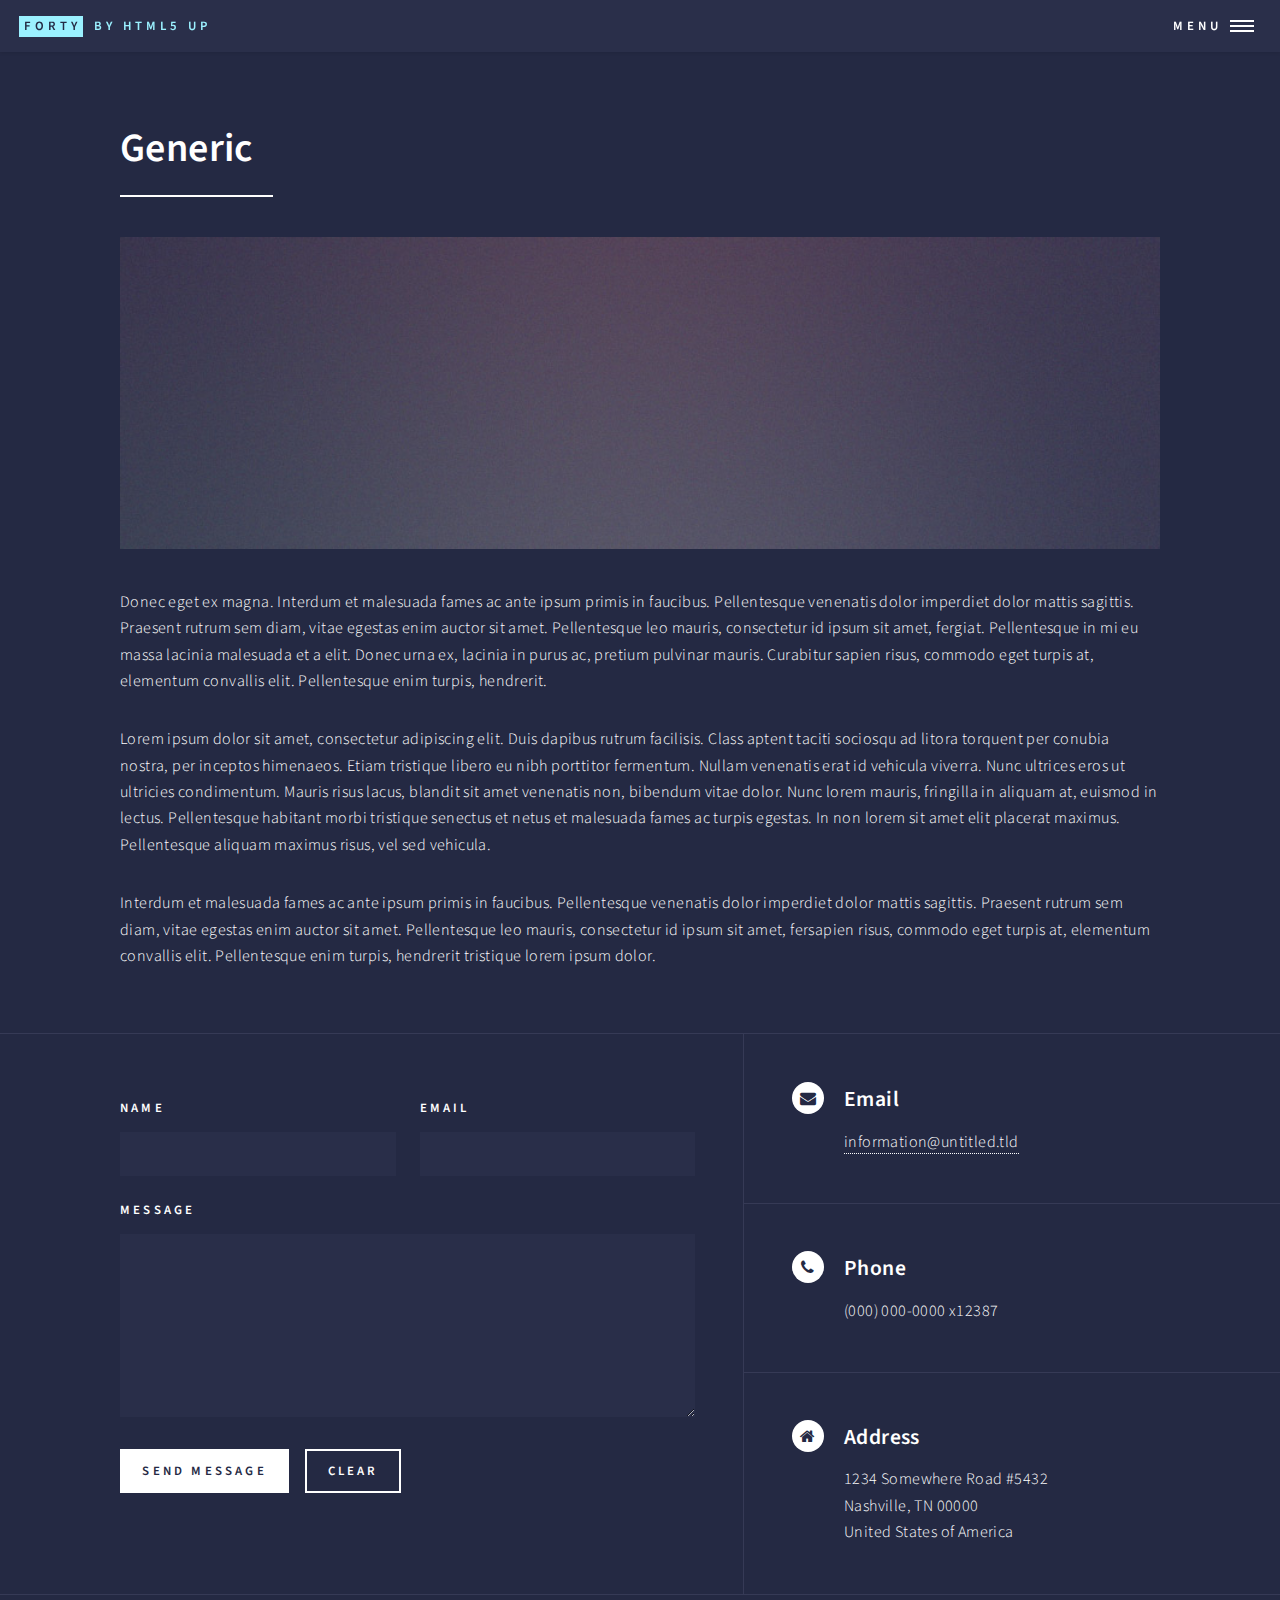
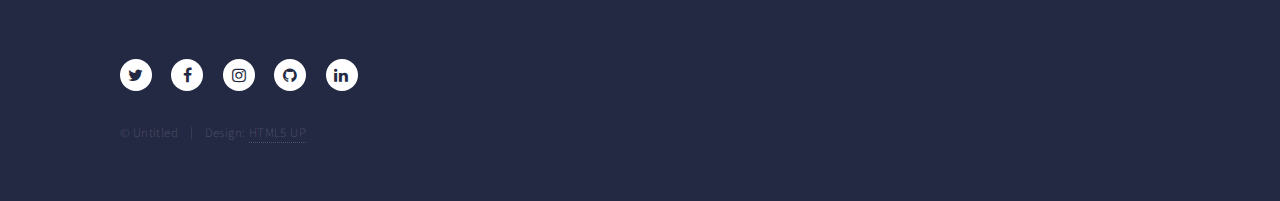
<file: generic.html>
<!DOCTYPE HTML>
<!--
	Forty by HTML5 UP
	html5up.net | @ajlkn
	Free for personal and commercial use under the CCA 3.0 license (html5up.net/license)
-->
<html>
	<head>
		<title>Generic - Forty by HTML5 UP</title>
		<meta charset="utf-8" />
		<meta name="viewport" content="width=device-width, initial-scale=1, user-scalable=no" />
		<link rel="stylesheet" href="assets/css/main.css" />
		<noscript><link rel="stylesheet" href="assets/css/noscript.css" /></noscript>
	</head>
	<body class="is-preload">

		<!-- Wrapper -->
			<div id="wrapper">

				<!-- Header -->
					<header id="header">
						<a href="index.html" class="logo"><strong>Forty</strong> <span>by HTML5 UP</span></a>
						<nav>
							<a href="#menu">Menu</a>
						</nav>
					</header>

				<!-- Menu -->
					<nav id="menu">
						<ul class="links">
							<li><a href="index.html">Home</a></li>
							<li><a href="landing.html">Landing</a></li>
							<li><a href="generic.html">Generic</a></li>
							<li><a href="elements.html">Elements</a></li>
						</ul>
						<ul class="actions stacked">
							<li><a href="#" class="button primary fit">Get Started</a></li>
							<li><a href="#" class="button fit">Log In</a></li>
						</ul>
					</nav>

				<!-- Main -->
					<div id="main" class="alt">

						<!-- One -->
							<section id="one">
								<div class="inner">
									<header class="major">
										<h1>Generic</h1>
									</header>
									<span class="image main"><img src="images/pic11.jpg" alt="" /></span>
									<p>Donec eget ex magna. Interdum et malesuada fames ac ante ipsum primis in faucibus. Pellentesque venenatis dolor imperdiet dolor mattis sagittis. Praesent rutrum sem diam, vitae egestas enim auctor sit amet. Pellentesque leo mauris, consectetur id ipsum sit amet, fergiat. Pellentesque in mi eu massa lacinia malesuada et a elit. Donec urna ex, lacinia in purus ac, pretium pulvinar mauris. Curabitur sapien risus, commodo eget turpis at, elementum convallis elit. Pellentesque enim turpis, hendrerit.</p>
									<p>Lorem ipsum dolor sit amet, consectetur adipiscing elit. Duis dapibus rutrum facilisis. Class aptent taciti sociosqu ad litora torquent per conubia nostra, per inceptos himenaeos. Etiam tristique libero eu nibh porttitor fermentum. Nullam venenatis erat id vehicula viverra. Nunc ultrices eros ut ultricies condimentum. Mauris risus lacus, blandit sit amet venenatis non, bibendum vitae dolor. Nunc lorem mauris, fringilla in aliquam at, euismod in lectus. Pellentesque habitant morbi tristique senectus et netus et malesuada fames ac turpis egestas. In non lorem sit amet elit placerat maximus. Pellentesque aliquam maximus risus, vel sed vehicula.</p>
									<p>Interdum et malesuada fames ac ante ipsum primis in faucibus. Pellentesque venenatis dolor imperdiet dolor mattis sagittis. Praesent rutrum sem diam, vitae egestas enim auctor sit amet. Pellentesque leo mauris, consectetur id ipsum sit amet, fersapien risus, commodo eget turpis at, elementum convallis elit. Pellentesque enim turpis, hendrerit tristique lorem ipsum dolor.</p>
								</div>
							</section>

					</div>

				<!-- Contact -->
					<section id="contact">
						<div class="inner">
							<section>
								<form method="post" action="#">
									<div class="fields">
										<div class="field half">
											<label for="name">Name</label>
											<input type="text" name="name" id="name" />
										</div>
										<div class="field half">
											<label for="email">Email</label>
											<input type="text" name="email" id="email" />
										</div>
										<div class="field">
											<label for="message">Message</label>
											<textarea name="message" id="message" rows="6"></textarea>
										</div>
									</div>
									<ul class="actions">
										<li><input type="submit" value="Send Message" class="primary" /></li>
										<li><input type="reset" value="Clear" /></li>
									</ul>
								</form>
							</section>
							<section class="split">
								<section>
									<div class="contact-method">
										<span class="icon alt fa-envelope"></span>
										<h3>Email</h3>
										<a href="#">information@untitled.tld</a>
									</div>
								</section>
								<section>
									<div class="contact-method">
										<span class="icon alt fa-phone"></span>
										<h3>Phone</h3>
										<span>(000) 000-0000 x12387</span>
									</div>
								</section>
								<section>
									<div class="contact-method">
										<span class="icon alt fa-home"></span>
										<h3>Address</h3>
										<span>1234 Somewhere Road #5432<br />
										Nashville, TN 00000<br />
										United States of America</span>
									</div>
								</section>
							</section>
						</div>
					</section>

				<!-- Footer -->
					<footer id="footer">
						<div class="inner">
							<ul class="icons">
								<li><a href="#" class="icon alt fa-twitter"><span class="label">Twitter</span></a></li>
								<li><a href="#" class="icon alt fa-facebook"><span class="label">Facebook</span></a></li>
								<li><a href="#" class="icon alt fa-instagram"><span class="label">Instagram</span></a></li>
								<li><a href="#" class="icon alt fa-github"><span class="label">GitHub</span></a></li>
								<li><a href="#" class="icon alt fa-linkedin"><span class="label">LinkedIn</span></a></li>
							</ul>
							<ul class="copyright">
								<li>&copy; Untitled</li><li>Design: <a href="https://html5up.net">HTML5 UP</a></li>
							</ul>
						</div>
					</footer>

			</div>

		<!-- Scripts -->
			<script src="assets/js/jquery.min.js"></script>
			<script src="assets/js/jquery.scrolly.min.js"></script>
			<script src="assets/js/jquery.scrollex.min.js"></script>
			<script src="assets/js/browser.min.js"></script>
			<script src="assets/js/breakpoints.min.js"></script>
			<script src="assets/js/util.js"></script>
			<script src="assets/js/main.js"></script>

	</body>
</html>
</file>
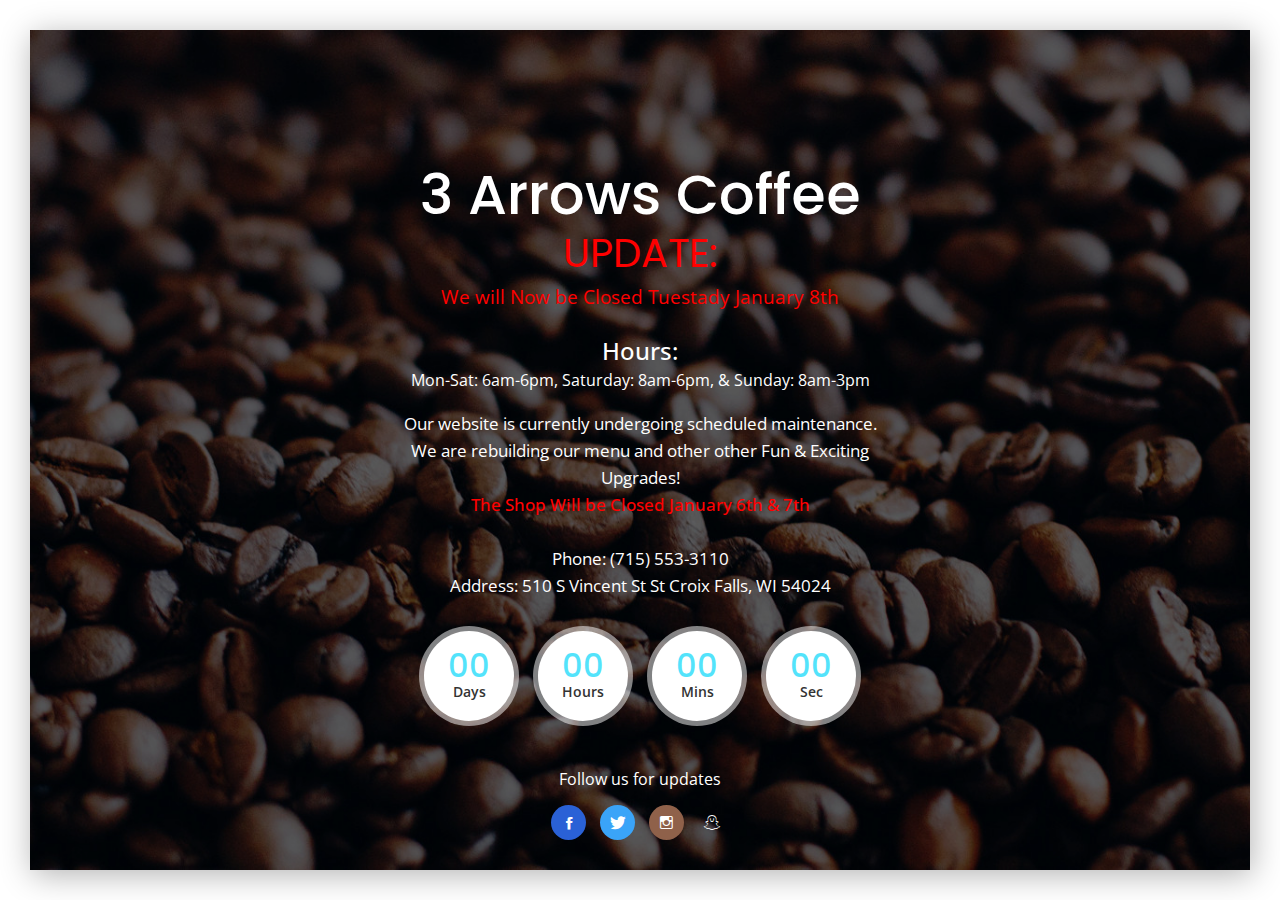
<file: maintenance.html>
<!DOCTYPE HTML>
<html lang="en">
<head>
	<title>3 Arrows Coffee</title>
	<meta http-equiv="X-UA-Compatible" content="IE=edge">
    <meta name="viewport" content="width=device-width, initial-scale=1">
	<meta charset="UTF-8">
	
	
	<!-- Font -->
	
	<link href="https://fonts.googleapis.com/css?family=Open+Sans:400,700%7CPoppins:400,500" rel="stylesheet">
	
	
	<link href="08-comming-soon/common-css/ionicons.css" rel="stylesheet">
	
	
	<link rel="stylesheet" href="08-comming-soon/common-css/jquery.classycountdown.css" />
		
	<link href="08-comming-soon/css/styles.css" rel="stylesheet">
	
	<link href="08-comming-soon/css/responsive.css" rel="stylesheet">
	
</head>
<body>
	
	<div class="main-area-wrapper">
		<div class="main-area center-text" style="background-image:url(images/countdown-7-1600x900_2.jpg);" >
			
			<div class="display-table">
				<div class="display-table-cell">
					
					<h1 class="title"><b>3 Arrows Coffee</b></h1>
                    <font color="red"><h3>UPDATE:</h3><h5>We will Now be Closed Tuestady January 8th</h5></font>
                    <br><h4><b>Hours:</b></h4>Mon-Sat: 6am-6pm, Saturday: 8am-6pm, & Sunday: 8am-3pm
					<p class="desc font-white">Our website is currently undergoing scheduled maintenance.
                        <br>We are rebuilding our menu and other other Fun & Exciting Upgrades!
                         <br><font color="red"><b>The Shop Will be Closed January 6th & 7th</b></font>
                    <br><br> Phone: <a href="tel:+1-715-553-3110">(715) 553-3110</a>
                    <br> Address: 510 S Vincent St St Croix Falls, WI 54024</p>
						
					<div id="normal-countdown" data-date="2019/01/09"></div>
					
					
					
					<ul class="social-btn">
						<li class="list-heading">Follow us for updates</li>
						<li><a href="http://fb.me/3arrowscoffee"><i class="ion-social-facebook"></i></a></li>
						<li><a href="https://twitter.com/ArrowsCoffee"><i class="ion-social-twitter"></i></a></li>
						<li><a href="https://www.instagram.com/3arrowscoffeecompany/"><i class="ion-social-instagram-outline"></i>
                        <li><a href="/sc.html"><i class="ion-social-snapchat-outline"></i>
                        </a></li>
					</ul>
					
				</div><!-- display-table -->
			</div><!-- display-table-cell -->
		</div><!-- main-area -->
	</div><!-- main-area-wrapper -->
	
	<!-- SCIPTS -->
	
	<script src="08-comming-soon/common-js/jquery-3.1.1.min.js"></script>
	
	<script src="08-comming-soon/common-js/jquery.countdown.min.js"></script>
	
	<script src="08-comming-soon/common-js/scripts.js"></script>
	
</body>
</html>
</file>
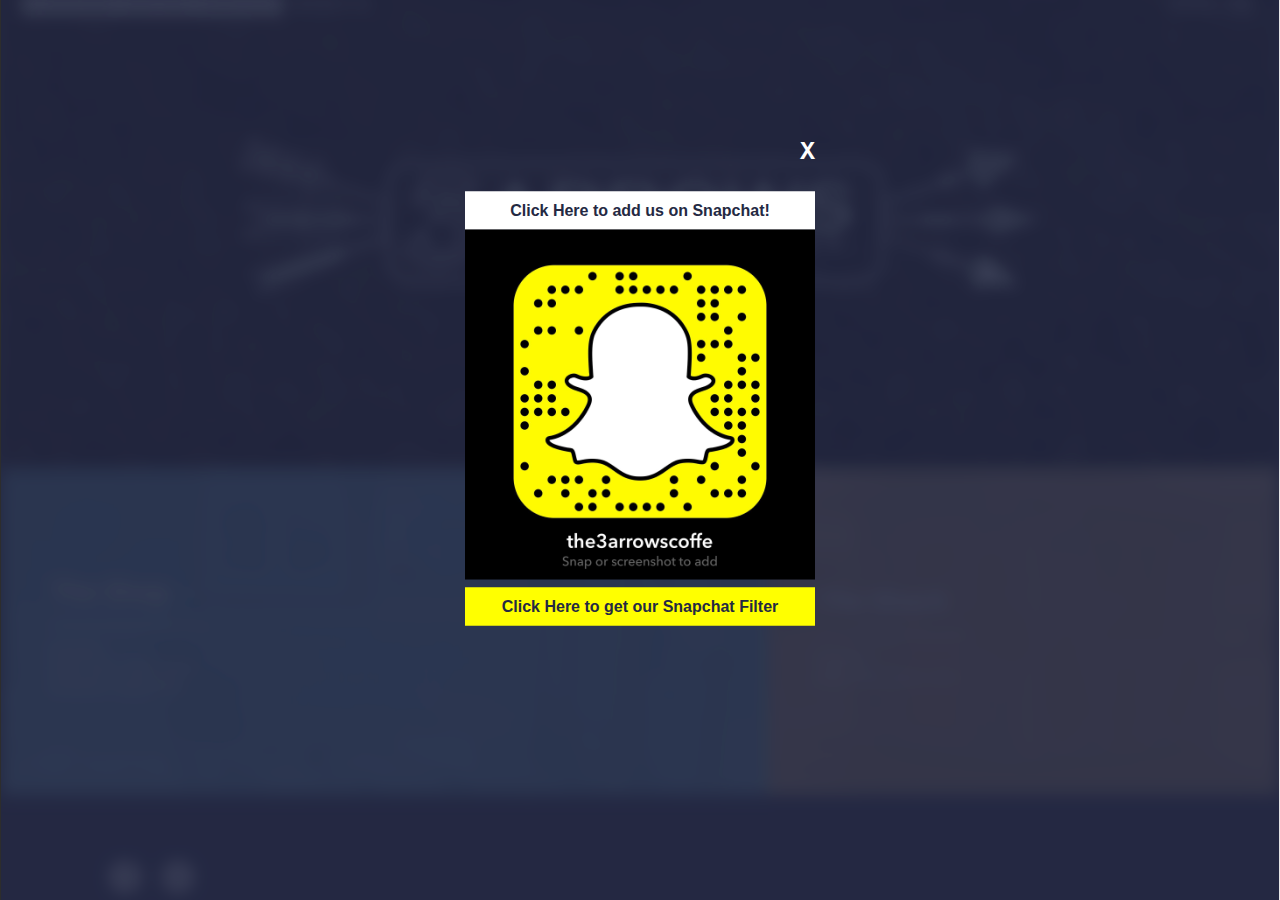
<file: sc.html>
<!DOCTYPE html>
<html>
<title>3 Arrows Coffee Android App</title>
		<meta charset="utf-8" />
		<meta name="viewport" content="width=device-width, initial-scale=1, user-scalable=no" />
        <link rel="shortcut icon" type="image/x-icon" href="favicon.ico">
        <link rel="manifest" href="/manifest.json">
        <link rel="icon" sizes="192x192" href="3arrows.png">
        <meta name="theme-color" content="#242943">
        <link rel="apple-touch-icon" href="3arrows.png">
        <script src="pwabuilder-sw-register.js"></script>
        
        <meta name="apple-mobile-web-app-capable" content="yes">
        <link rel="apple-touch-startup-image" href="images/splash/launch-640x1136.png" media="(device-width: 320px) and (device-height: 568px) and (-webkit-device-pixel-ratio: 2) and (orientation: portrait)">
  <link rel="apple-touch-startup-image" href="images/splash/launch-750x1294.png" media="(device-width: 375px) and (device-height: 667px) and (-webkit-device-pixel-ratio: 2) and (orientation: portrait)">
  <link rel="apple-touch-startup-image" href="images/splash/launch-1242x2148.png" media="(device-width: 414px) and (device-height: 736px) and (-webkit-device-pixel-ratio: 3) and (orientation: portrait)">
  <link rel="apple-touch-startup-image" href="images/splash/launch-1125x2436.png" media="(device-width: 375px) and (device-height: 812px) and (-webkit-device-pixel-ratio: 3) and (orientation: portrait)">
  <link rel="apple-touch-startup-image" href="images/splash/launch-1536x2048.png" media="(min-device-width: 768px) and (max-device-width: 1024px) and (-webkit-min-device-pixel-ratio: 2) and (orientation: portrait)">
  <link rel="apple-touch-startup-image" href="images/splash/launch-1668x2224.png" media="(min-device-width: 834px) and (max-device-width: 834px) and (-webkit-min-device-pixel-ratio: 2) and (orientation: portrait)">
  <link rel="apple-touch-startup-image" href="images/splash/launch-2048x2732.png" media="(min-device-width: 1024px) and (max-device-width: 1024px) and (-webkit-min-device-pixel-ratio: 2) and (orientation: portrait)">
  <link rel="apple-touch-icon" sizes="180x180" href="images/icons/apple-touch-icon.png">

<script src="https://cdn.onesignal.com/sdks/OneSignalSDK.js" async=""></script>
<script>
  var OneSignal = window.OneSignal || [];
  OneSignal.push(function() {
    OneSignal.init({
      appId: "70bbe85d-6a64-4174-b6b9-264dbc63a423",
    });
  });
</script>

<style>
body, html {
    height: 100%;
    margin: 0;
	background: #242943;
	color: white;
    font-family: "Courier New", Courier, monospace;
    font-size: 25px;
}

.bgimg {
    background-image: url('app/mainback.png');
    height: 100%;
    background-position: center;
    background-size: cover;
    position: relative;
}

.topleft {
    position: absolute;
    top: 0;
    left: 16px;
}

.bottomleft {
    position: absolute;
    bottom: 0;
    left: 16px;
}

.middle {
    position: absolute;
    top: 50%;
    left: 50%;
    transform: translate(-50%, -50%);
    text-align: center;
	width: 75%;
	height: 75%;
	max-width: 350px;
}

hr {
    margin: auto;
    width: 40%;
}
    
.button {
    background-color: transparent;
    border: 3px solid #ffffff;
    color: white;
    padding: 7px 15px;
    text-align: center;
    text-decoration: none;
    display: inline-block;
    font-size: 16px;
    -webkit-transition-duration: 0.4s; /* Safari */
    transition-duration: 0.4s;
    cursor: pointer;
    width: 100%;
}
    
.button1 {
    background-color: #ffffff;
    color: #242943;
    border: 3px solid #ffffff;
    
}

.button1:hover {
     background-color: transparent; color: #ffffff;
}
    
.button2 {
    background-color: #ffff00;
    color: #242943;
    border: 3px solid #ffff00;
    
}

.button2:hover {
     background-color: transparent; color: #ffff00;
}
</style>
<script>
function goBack() {
    window.history.back();
}
</script>
<body>

<div class="bgimg">
  <div class="topleft">
    <p>
  </div>
  <div class="middle">
    <p align="right"><a onclick="goBack()"><b>X</b></a></p> 
	<a href="https://www.snapchat.com/add/the3arrowscoffe"><button class="button button1"><b>Click Here to add us on Snapchat!</b></button></a>
    <img width="100%" height="auto" src="images/sc-qr.jpg" alt="Italian Trulli">
      <a href="https://www.snapchat.com/unlock/?type=SNAPCODE&uuid=77e38ff01bdd40c9949b10106a8adeef&metadata=01"><button class="button button2"><b>Click Here to get our Snapchat Filter</b></button></a>
  </div>
  <div class="bottomleft">
    <p></p>
  </div>
</div>

</body>
</html>
</file>
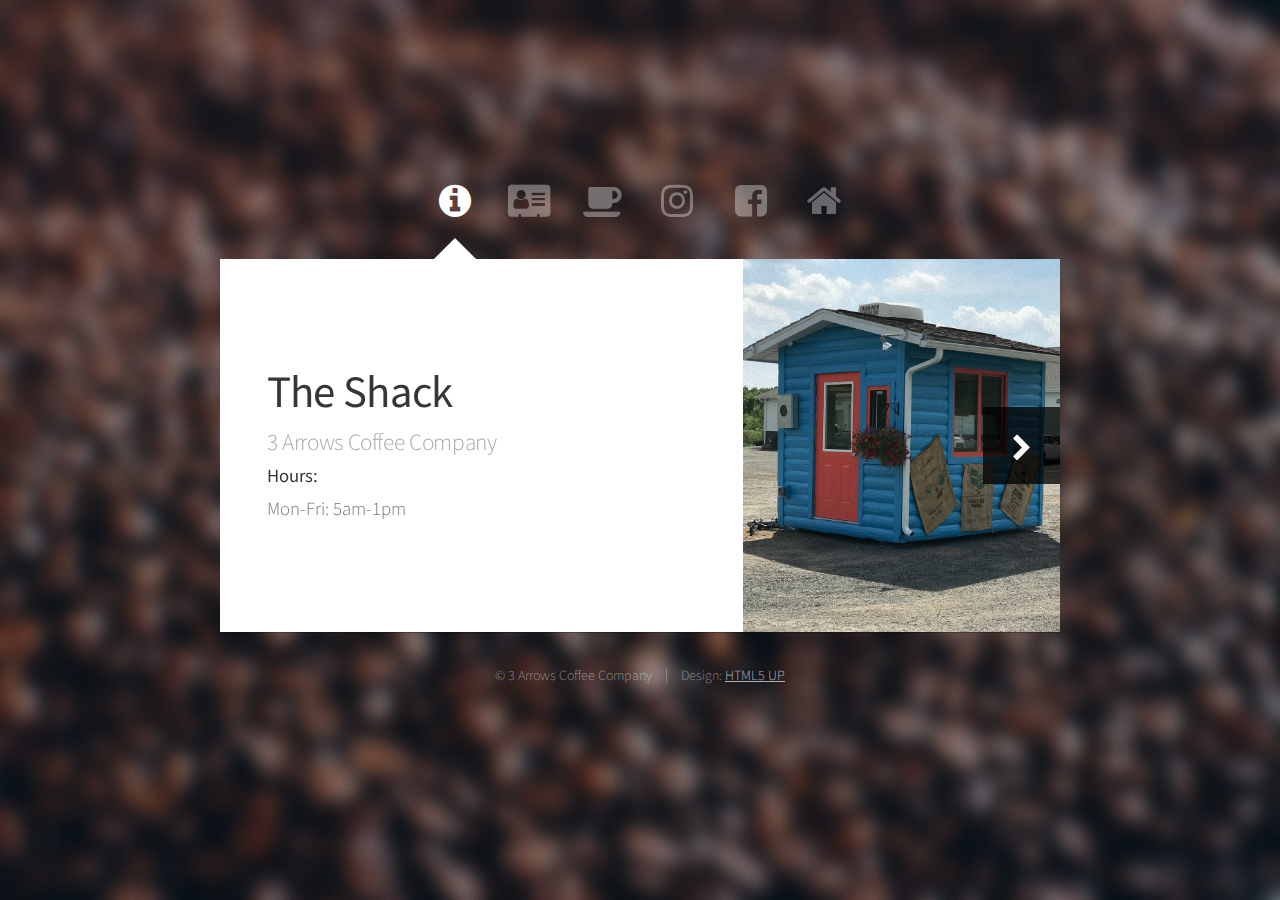
<file: shack.html>
<!DOCTYPE HTML>
<!--
	Astral by HTML5 UP
	html5up.net | @ajlkn
	Free for personal and commercial use under the CCA 3.0 license (html5up.net/license)
-->
<html>
	<head>
		<title>3 Arrows Coffee Shack</title>
		<meta charset="utf-8" />
		<meta name="viewport" content="width=device-width, initial-scale=1, user-scalable=no" />
		<link rel="stylesheet" href="shack/assets/css/main.css" />
		<noscript><link rel="stylesheet" href="shack/assets/css/noscript.css" /></noscript>
        <link rel="shortcut icon" type="image/x-icon" href="favicon.ico">
        <link rel="manifest" href="/manifest.json">
        <link rel="icon" sizes="192x192" href="3arrows.png">
        <meta name="theme-color" content="#242943">
        <link rel="apple-touch-icon" href="3arrows.png">
        <script src="pwabuilder-sw-register.js"></script>
        
        <meta name="apple-mobile-web-app-capable" content="yes">
        <link rel="apple-touch-startup-image" href="images/splash/launch-640x1136.png" media="(device-width: 320px) and (device-height: 568px) and (-webkit-device-pixel-ratio: 2) and (orientation: portrait)">
  <link rel="apple-touch-startup-image" href="images/splash/launch-750x1294.png" media="(device-width: 375px) and (device-height: 667px) and (-webkit-device-pixel-ratio: 2) and (orientation: portrait)">
  <link rel="apple-touch-startup-image" href="images/splash/launch-1242x2148.png" media="(device-width: 414px) and (device-height: 736px) and (-webkit-device-pixel-ratio: 3) and (orientation: portrait)">
  <link rel="apple-touch-startup-image" href="images/splash/launch-1125x2436.png" media="(device-width: 375px) and (device-height: 812px) and (-webkit-device-pixel-ratio: 3) and (orientation: portrait)">
  <link rel="apple-touch-startup-image" href="images/splash/launch-1536x2048.png" media="(min-device-width: 768px) and (max-device-width: 1024px) and (-webkit-min-device-pixel-ratio: 2) and (orientation: portrait)">
  <link rel="apple-touch-startup-image" href="images/splash/launch-1668x2224.png" media="(min-device-width: 834px) and (max-device-width: 834px) and (-webkit-min-device-pixel-ratio: 2) and (orientation: portrait)">
  <link rel="apple-touch-startup-image" href="images/splash/launch-2048x2732.png" media="(min-device-width: 1024px) and (max-device-width: 1024px) and (-webkit-min-device-pixel-ratio: 2) and (orientation: portrait)">
  <link rel="apple-touch-icon" sizes="180x180" href="images/icons/apple-touch-icon.png">
		
<script src="https://cdn.onesignal.com/sdks/OneSignalSDK.js" async=""></script>
<script>
  var OneSignal = window.OneSignal || [];
  OneSignal.push(function() {
    OneSignal.init({
      appId: "70bbe85d-6a64-4174-b6b9-264dbc63a423",
    });
  });
</script>
        
	</head>
	<body class="is-preload">

		<!-- Wrapper-->
			<div id="wrapper">

				<!-- Nav -->
					<nav id="nav">
						<a href="#" class="icon fa-info-circle"><span>Shack Home</span></a>
						<a href="#address" class="icon fa-address-card"><span>Address</span></a>
						<a href="#menu" class="icon fa-coffee"><span>Menu</span></a>
						<a href="https://www.instagram.com/3arrowscoffeecompany/" class="icon fa-instagram"><span>Instagram</span></a>
                        <a href="http://fb.me/3arrowscoffee" class="icon fa-facebook-square"><span>Facebook</span></a>
                        <a href="index.html" class="icon fa-home"><span>Main Home</span></a>
					</nav>

				<!-- Main -->
					<div id="main">

						<!-- Me -->
							<article id="home" class="panel intro">
								<header>
									<h1>The Shack</h1>
									<p>3 Arrows Coffee Company</p>
                                    <b>Hours:</b><br>
                                    Mon-Fri: 5am-1pm
                                    <br>
								</header>
								<a href="#address" class="jumplink pic">
									<span class="arrow icon fa-chevron-right"><span>Next</span></span>
									<img src="images/shack.jpg" alt="" />
								</a>
							</article>

						<!-- Work -->
							<article id="address" class="panel">
								<header>
									<h2>The Shack Address</h2>
								</header>
								<p>
									<p>CWS Security Watch<br />
                                        2028 US Highway 8<br>
										St Croix Falls, WI 54024<br />
										United States<br><br>
                                        <a class="map-info__link site-cta-link" data-tracking-element-type="6" href="https://goo.gl/maps/CbF8KUKbXNK2" target="_blank">Get directions</a>
                                        <br>
								</p>
                                <a href="#menu">
									<span class="arrow icon fa-chevron-right"><span></span></span>
								</a>
								<section style="display:none">
									<div class="row">
										<div class="col-4 col-6-medium col-12-small">
											<a href="#" class="image fit"><img src="shack/images/pic01.jpg" alt=""></a>
										</div>
										<div class="col-4 col-6-medium col-12-small">
											<a href="#" class="image fit"><img src="shack/images/pic02.jpg" alt=""></a>
										</div>
										<div class="col-4 col-6-medium col-12-small">
											<a href="#" class="image fit"><img src="shack/images/pic03.jpg" alt=""></a>
										</div>
										<div class="col-4 col-6-medium col-12-small">
											<a href="#" class="image fit"><img src="shack/images/pic04.jpg" alt=""></a>
										</div>
										<div class="col-4 col-6-medium col-12-small">
											<a href="#" class="image fit"><img src="shack/images/pic05.jpg" alt=""></a>
										</div>
										<div class="col-4 col-6-medium col-12-small">
											<a href="#" class="image fit"><img src="shack/images/pic06.jpg" alt=""></a>
										</div>
										<div class="col-4 col-6-medium col-12-small">
											<a href="#" class="image fit"><img src="shack/images/pic07.jpg" alt=""></a>
										</div>
										<div class="col-4 col-6-medium col-12-small">
											<a href="#" class="image fit"><img src="shack/images/pic08.jpg" alt=""></a>
										</div>
										<div class="col-4 col-6-medium col-12-small">
											<a href="#" class="image fit"><img src="shack/images/pic09.jpg" alt=""></a>
										</div>
										<div class="col-4 col-6-medium col-12-small">
											<a href="#" class="image fit"><img src="shack/images/pic10.jpg" alt=""></a>
										</div>
										<div class="col-4 col-6-medium col-12-small">
											<a href="#" class="image fit"><img src="shack/images/pic11.jpg" alt=""></a>
										</div>
										<div class="col-4 col-6-medium col-12-small">
											<a href="#" class="image fit"><img src="shack/images/pic12.jpg" alt=""></a>
										</div>
									</div>
								</section>
							</article>

						<!-- Contact -->
							<article id="menu" class="panel">
								<header>
									<h2>The Shack Menu</h2>
								</header>
                                
                                <style>
p, html {
    height: 100%;
    margin: 0;
}

.bgimg {
    background-image: url(/images/pic03.jpg);
    height: 100%;
    background-position: center;
    background-size: cover;
    position: relative;
    color: white;
    font-family: "Courier New", Courier, monospace;
    font-size: auto;
}

.middle {
    position: absolute;
    top: 50%;
    left: 50%;
    transform: translate(-50%, -50%);
    text-align: center;
}
</style>
                                
                                <p>
                                <br><br>
									<div class="bgimg">
  <div class="middle">
    <p style="color: black">Online Menu</p><h1 style="color: red;">COMING SOON</h1>
  </div>
</div>
                                    <br><br>
                                </p>
								<form style="display:none" action="#" method="post">
									<div>
										<div class="row">
											<div class="col-6 col-12-medium">
												<input type="text" name="name" placeholder="Name" />
											</div>
											<div class="col-6 col-12-medium">
												<input type="text" name="email" placeholder="Email" />
											</div>
											<div class="col-12">
												<input type="text" name="subject" placeholder="Subject" />
											</div>
											<div class="col-12">
												<textarea name="message" placeholder="Message" rows="6"></textarea>
											</div>
											<div class="col-12">
												<input type="submit" value="Send Message" />
											</div>
										</div>
									</div>
								</form>
							</article>

					</div>

				<!-- Footer -->
					<div id="footer">
						<ul class="copyright">
							<li>&copy; 3 Arrows Coffee Company</li><li>Design: <a href="http://html5up.net">HTML5 UP</a></li>
						</ul>
					</div>

			</div>

		<!-- Scripts -->
			<script src="shack/assets/js/jquery.min.js"></script>
			<script src="shack/assets/js/browser.min.js"></script>
			<script src="shack/assets/js/breakpoints.min.js"></script>
			<script src="shack/assets/js/util.js"></script>
			<script src="shack/assets/js/main.js"></script>

	</body>
</html>
</file>
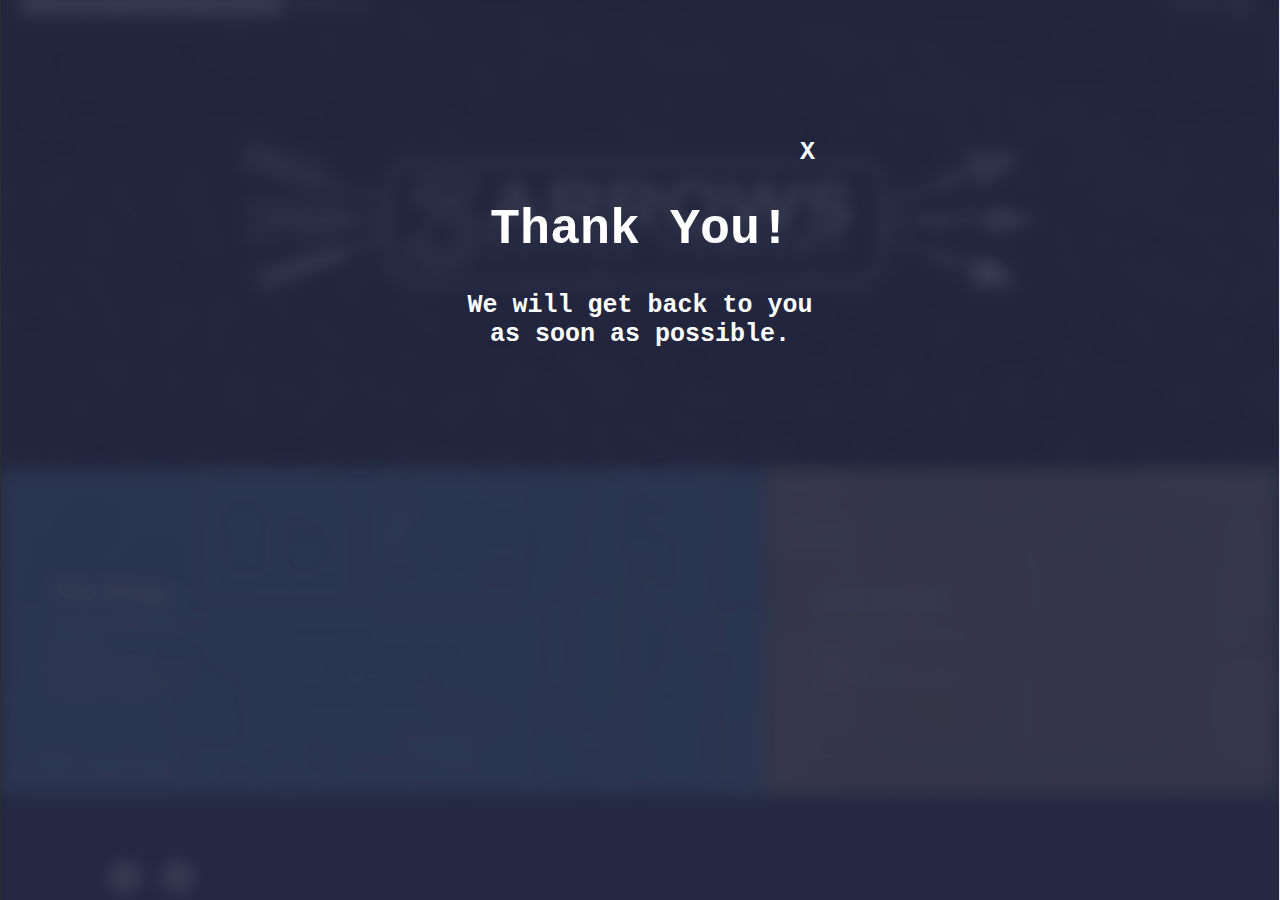
<file: thx.html>
<!DOCTYPE html>
<html>
<title>3 Arrows Coffee Android App</title>
		<meta charset="utf-8" />
		<meta name="viewport" content="width=device-width, initial-scale=1, user-scalable=no" />
        <link rel="shortcut icon" type="image/x-icon" href="favicon.ico">
        <link rel="manifest" href="/manifest.json">
        <link rel="icon" sizes="192x192" href="3arrows.png">
        <meta name="theme-color" content="#242943">
        <link rel="apple-touch-icon" href="3arrows.png">
        <script src="pwabuilder-sw-register.js"></script>
        
        <meta name="apple-mobile-web-app-capable" content="yes">
        <link rel="apple-touch-startup-image" href="images/splash/launch-640x1136.png" media="(device-width: 320px) and (device-height: 568px) and (-webkit-device-pixel-ratio: 2) and (orientation: portrait)">
  <link rel="apple-touch-startup-image" href="images/splash/launch-750x1294.png" media="(device-width: 375px) and (device-height: 667px) and (-webkit-device-pixel-ratio: 2) and (orientation: portrait)">
  <link rel="apple-touch-startup-image" href="images/splash/launch-1242x2148.png" media="(device-width: 414px) and (device-height: 736px) and (-webkit-device-pixel-ratio: 3) and (orientation: portrait)">
  <link rel="apple-touch-startup-image" href="images/splash/launch-1125x2436.png" media="(device-width: 375px) and (device-height: 812px) and (-webkit-device-pixel-ratio: 3) and (orientation: portrait)">
  <link rel="apple-touch-startup-image" href="images/splash/launch-1536x2048.png" media="(min-device-width: 768px) and (max-device-width: 1024px) and (-webkit-min-device-pixel-ratio: 2) and (orientation: portrait)">
  <link rel="apple-touch-startup-image" href="images/splash/launch-1668x2224.png" media="(min-device-width: 834px) and (max-device-width: 834px) and (-webkit-min-device-pixel-ratio: 2) and (orientation: portrait)">
  <link rel="apple-touch-startup-image" href="images/splash/launch-2048x2732.png" media="(min-device-width: 1024px) and (max-device-width: 1024px) and (-webkit-min-device-pixel-ratio: 2) and (orientation: portrait)">
  <link rel="apple-touch-icon" sizes="180x180" href="images/icons/apple-touch-icon.png">

<script src="https://cdn.onesignal.com/sdks/OneSignalSDK.js" async=""></script>
<script>
  var OneSignal = window.OneSignal || [];
  OneSignal.push(function() {
    OneSignal.init({
      appId: "70bbe85d-6a64-4174-b6b9-264dbc63a423",
    });
  });
</script>

<style>
body, html {
    height: 100%;
    margin: 0;
	background: #242943;
	color: white;
    font-family: "Courier New", Courier, monospace;
    font-size: 25px;
}

.bgimg {
    background-image: url('app/mainback.png');
    height: 100%;
    background-position: center;
    background-size: cover;
    position: relative;
}

.topleft {
    position: absolute;
    top: 0;
    left: 16px;
}

.bottomleft {
    position: absolute;
    bottom: 0;
    left: 16px;
}

.middle {
    position: absolute;
    top: 50%;
    left: 50%;
    transform: translate(-50%, -50%);
    text-align: center;
	width: 75%;
	height: 75%;
	max-width: 350px;
}

hr {
    margin: auto;
    width: 40%;
}
    
.button {
    background-color: transparent;
    border: 3px solid #ffffff;
    color: white;
    padding: 7px 15px;
    text-align: center;
    text-decoration: none;
    display: inline-block;
    font-size: 16px;
    -webkit-transition-duration: 0.4s; /* Safari */
    transition-duration: 0.4s;
    cursor: pointer;
    width: 100%;
}
    
.button1 {
    background-color: #ffffff;
    color: #242943;
    border: 3px solid #ffffff;
    
}

.button1:hover {
     background-color: transparent; color: #ffffff;
}
    
.button2 {
    background-color: #ffff00;
    color: #242943;
    border: 3px solid #ffff00;
    
}

.button2:hover {
     background-color: transparent; color: #ffff00;
}
</style>
<script>
function goBack() {
    window.history.back();
}
</script>
<body>

<div class="bgimg">
  <div class="topleft">
    <p>
  </div>
  <div class="middle">
    <p align="right"><a style="text-decoration:none; color: #ffffff;" href="./"><b>X</b></a></p>
    <h1>Thank You!</h1><h4>We will get back to you as soon as possible.</h4>
  </div>
  <div class="bottomleft">
    <p></p>
  </div>
</div>

</body>
</html>
</file>
<file: assets/ourmenu/ourmenu.css>
#header nav a[href="#ourmenu"] {
					padding-right: 3.325em !important;
				}

					#header nav a[href="#ourmenu"]:before, #header nav a[href="#ourmenu"]:after {
						background-image: url("data:image/svg+xml;charset=utf8,%3Csvg xmlns='http://www.w3.org/2000/svg' width='24' height='32' viewBox='0 0 24 32' preserveAspectRatio='none'%3E%3Cstyle%3Eline %7B stroke-width: 2px%3B stroke: %23ffffff%3B %7D%3C/style%3E%3Cline x1='0' y1='11' x2='24' y2='11' /%3E%3Cline x1='0' y1='21' x2='24' y2='21' /%3E%3Cline x1='0' y1='16' x2='24' y2='16' /%3E%3C/svg%3E");
						background-position: center;
						background-repeat: no-repeat;
						background-size: 24px 32px;
						content: '';
						display: block;
						height: 100%;
						position: absolute;
						right: 1.5em;
						top: 0;
						vertical-align: middle;
						width: 24px;
					}

					#header nav a[href="#ourmenu"]:after {
						-moz-transition: opacity 0.2s ease-in-out;
						-webkit-transition: opacity 0.2s ease-in-out;
						-ms-transition: opacity 0.2s ease-in-out;
						transition: opacity 0.2s ease-in-out;
						background-image: url("data:image/svg+xml;charset=utf8,%3Csvg xmlns='http://www.w3.org/2000/svg' width='24' height='32' viewBox='0 0 24 32' preserveAspectRatio='none'%3E%3Cstyle%3Eline %7B stroke-width: 2px%3B stroke: %23C0C0C0%3B %7D%3C/style%3E%3Cline x1='0' y1='11' x2='24' y2='11' /%3E%3Cline x1='0' y1='21' x2='24' y2='21' /%3E%3Cline x1='0' y1='16' x2='24' y2='16' /%3E%3C/svg%3E");
						opacity: 0;
						z-index: 1;
					}

					#header nav a[href="#ourmenu"]:hover:after, #header nav a[href="#ourmenu"]:active:after {
						opacity: 1;
					}

					#header nav a[href="#ourmenu"]:last-child {
						padding-right: 3.875em !important;
					}

						#header nav a[href="#ourmenu"]:last-child:before, #header nav a[href="#ourmenu"]:last-child:after {
							right: 2em;
						}

		
		@media screen and (max-width: 1680px) {

			#header nav a[href="#ourmenu"] {
				padding-right: 3.75em !important;
			}

				#header nav a[href="#ourmenu"]:last-child {
					padding-right: 4.25em !important;
				}

		}

		@media screen and (max-width: 1280px) {

			#header nav a[href="#ourmenu"] {
				padding-right: 4em !important;
			}

				#header nav a[href="#ourmenu"]:last-child {
					padding-right: 4.5em !important;
				}

		}

		@media screen and (max-width: 736px) {

			#header {
				height: 2.75em;
				line-height: 2.75em;
			}

				#header .logo {
					padding: 0 1em;
				}

				#header nav a {
					padding: 0 0.5em;
				}

					#header nav a:last-child {
						padding-right: 1em;
					}

					#header nav a[href="#ourmenu"] {
						padding-right: 3.25em !important;
					}

						#header nav a[href="#ourmenu"]:before, #header nav a[href="#ourmenu"]:after {
							right: 0.75em;
						}

						#header nav a[href="#ourmenu"]:last-child {
							padding-right: 4em !important;
						}

							#header nav a[href="#ourmenu"]:last-child:before, #header nav a[href="#ourmenu"]:last-child:after {
								right: 1.5em;
							}

		}

		@media screen and (max-width: 480px) {

			#header .logo span {
				display: none;
			}

			#header nav a[href="#ourmenu"] {
				overflow: hidden;
				padding-right: 0 !important;
				text-indent: 5em;
				white-space: nowrap;
				width: 5em;
			}

				#header nav a[href="#ourmenu"]:before, #header nav a[href="#ourmenu"]:after {
					right: 0;
					width: inherit;
				}

				#header nav a[href="#ourmenu"]:last-child:before, #header nav a[href="#ourmenu"]:last-child:after {
					width: 4em;
					right: 0;
				}

		}



/* ourmenu */

	#ourmenu {
		-moz-transition: -moz-transform 0.35s ease, opacity 0.35s ease, visibility 0.35s;
		-webkit-transition: -webkit-transform 0.35s ease, opacity 0.35s ease, visibility 0.35s;
		-ms-transition: -ms-transform 0.35s ease, opacity 0.35s ease, visibility 0.35s;
		transition: transform 0.35s ease, opacity 0.35s ease, visibility 0.35s;
		-moz-align-items: center;
		-webkit-align-items: center;
		-ms-align-items: center;
		align-items: center;
		display: -moz-flex;
		display: -webkit-flex;
		display: -ms-flex;
		display: flex;
		-moz-justify-content: center;
		-webkit-justify-content: center;
		-ms-justify-content: center;
		justify-content: center;
		pointer-events: none;
		background: rgba(0, 0, 0, 0.5);
		box-shadow: none;
		height: 100%;
		left: 0;
		opacity: 0;
		overflow: hidden;
		padding: 3em 2em;
		position: fixed;
		top: 0;
		visibility: hidden;
		width: 100%;
		z-index: 10002;
	}

		#ourmenu .inner {
			-moz-transition: -moz-transform 0.35s ease-out, opacity 0.35s ease, visibility 0.35s;
			-webkit-transition: -webkit-transform 0.35s ease-out, opacity 0.35s ease, visibility 0.35s;
			-ms-transition: -ms-transform 0.35s ease-out, opacity 0.35s ease, visibility 0.35s;
			transition: transform 0.35s ease-out, opacity 0.35s ease, visibility 0.35s;
			-moz-transform: rotateX(20deg);
			-webkit-transform: rotateX(20deg);
			-ms-transform: rotateX(20deg);
			transform: rotateX(20deg);
			-webkit-overflow-scrolling: touch;
			max-width: 100%;
			max-height: 100vh;
			opacity: 0;
			overflow: auto;
			text-align: center;
			visibility: hidden;
			width: 30em;
		}

			#ourmenu .inner > :first-child {
				margin-top: 2em;
			}

			#ourmenu .inner > :last-child {
				margin-bottom: 3em;
			}

		#ourmenu ul {
			margin: 0 0 1em 0;
		}

			#ourmenu ul.links {
				list-style: none;
				padding: 0;
			}

				#ourmenu ul.links > li {
					padding: 0;
				}

					#ourmenu ul.links > li > a:not(.button) {
						border: 0;
						border-top: solid 1px rgba(212, 212, 255, 0.1);
						display: block;
						font-size: 0.8em;
						font-weight: 600;
						letter-spacing: 0.25em;
						line-height: 4em;
						text-decoration: none;
						text-transform: uppercase;
					}

					#ourmenu ul.links > li > .button {
						display: block;
						margin: 0.5em 0 0 0;
					}

					#ourmenu ul.links > li:first-child > a:not(.button) {
						border-top: 0 !important;
					}

		#ourmenu .close {
			-moz-transition: color 0.2s ease-in-out;
			-webkit-transition: color 0.2s ease-in-out;
			-ms-transition: color 0.2s ease-in-out;
			transition: color 0.2s ease-in-out;
			-webkit-tap-highlight-color: rgba(0, 0, 0, 0);
			border: 0;
			cursor: pointer;
			display: block;
			height: 4em;
			line-height: 4em;
			overflow: hidden;
			padding-right: 1.25em;
			position: absolute;
			right: 0;
			text-align: right;
			text-indent: 8em;
			top: 0;
			vertical-align: middle;
			white-space: nowrap;
			width: 8em;
		}

			#ourmenu .close:before, #ourmenu .close:after {
				-moz-transition: opacity 0.2s ease-in-out;
				-webkit-transition: opacity 0.2s ease-in-out;
				-ms-transition: opacity 0.2s ease-in-out;
				transition: opacity 0.2s ease-in-out;
				background-position: center;
				background-repeat: no-repeat;
				content: '';
				display: block;
				height: 4em;
				position: absolute;
				right: 0;
				top: 0;
				width: 4em;
			}

			#ourmenu .close:before {
				background-image: url("data:image/svg+xml;charset=utf8,%3Csvg xmlns='http://www.w3.org/2000/svg' xmlns:xlink='http://www.w3.org/1999/xlink' width='20px' height='20px' viewBox='0 0 20 20' zoomAndPan='disable'%3E%3Cstyle%3Eline %7B stroke: %23ffffff%3B stroke-width: 2%3B %7D%3C/style%3E%3Cline x1='0' y1='0' x2='20' y2='20' /%3E%3Cline x1='20' y1='0' x2='0' y2='20' /%3E%3C/svg%3E");
			}

			#ourmenu .close:after {
				background-image: url("data:image/svg+xml;charset=utf8,%3Csvg xmlns='http://www.w3.org/2000/svg' xmlns:xlink='http://www.w3.org/1999/xlink' width='20px' height='20px' viewBox='0 0 20 20' zoomAndPan='disable'%3E%3Cstyle%3Eline %7B stroke: %23C0C0C0%3B stroke-width: 2%3B %7D%3C/style%3E%3Cline x1='0' y1='0' x2='20' y2='20' /%3E%3Cline x1='20' y1='0' x2='0' y2='20' /%3E%3C/svg%3E");
				opacity: 0;
			}

			#ourmenu .close:hover:after, #ourmenu .close:active:after {
				opacity: 1;
			}

	body.is-ie #ourmenu { 
		background: rgba(42, 47, 74, 0.975);
	}

	body.is-ourmenu-visible #wrapper {
		-moz-filter: blur(0.5em);
		-webkit-filter: blur(0.5em);
		-ms-filter: blur(0.5em);
		filter: blur(0.5em);
	}

	body.is-ourmenu-visible #ourmenu {
		pointer-events: auto;
		opacity: 1;
		visibility: visible;
	}

		body.is-ourmenu-visible #ourmenu .inner {
			-moz-transform: none;
			-webkit-transform: none;
			-ms-transform: none;
			transform: none;
			opacity: 1;
			visibility: visible;
		}
</file>
<file: assets/sc/ourmenu.css>
#header nav a[href="#scmenu"] {
					padding-right: 3.325em !important;
				}

					#header nav a[href="#scmenu"]:before, #header nav a[href="#scmenu"]:after {
						background-image: url("data:image/svg+xml;charset=utf8,%3Csvg xmlns='http://www.w3.org/2000/svg' width='24' height='32' viewBox='0 0 24 32' preserveAspectRatio='none'%3E%3Cstyle%3Eline %7B stroke-width: 2px%3B stroke: %23ffffff%3B %7D%3C/style%3E%3Cline x1='0' y1='11' x2='24' y2='11' /%3E%3Cline x1='0' y1='21' x2='24' y2='21' /%3E%3Cline x1='0' y1='16' x2='24' y2='16' /%3E%3C/svg%3E");
						background-position: center;
						background-repeat: no-repeat;
						background-size: 24px 32px;
						content: '';
						display: block;
						height: 100%;
						position: absolute;
						right: 1.5em;
						top: 0;
						vertical-align: middle;
						width: 24px;
					}

					#header nav a[href="#scmenu"]:after {
						-moz-transition: opacity 0.2s ease-in-out;
						-webkit-transition: opacity 0.2s ease-in-out;
						-ms-transition: opacity 0.2s ease-in-out;
						transition: opacity 0.2s ease-in-out;
						background-image: url("data:image/svg+xml;charset=utf8,%3Csvg xmlns='http://www.w3.org/2000/svg' width='24' height='32' viewBox='0 0 24 32' preserveAspectRatio='none'%3E%3Cstyle%3Eline %7B stroke-width: 2px%3B stroke: %23C0C0C0%3B %7D%3C/style%3E%3Cline x1='0' y1='11' x2='24' y2='11' /%3E%3Cline x1='0' y1='21' x2='24' y2='21' /%3E%3Cline x1='0' y1='16' x2='24' y2='16' /%3E%3C/svg%3E");
						opacity: 0;
						z-index: 1;
					}

					#header nav a[href="#scmenu"]:hover:after, #header nav a[href="#scmenu"]:active:after {
						opacity: 1;
					}

					#header nav a[href="#scmenu"]:last-child {
						padding-right: 3.875em !important;
					}

						#header nav a[href="#scmenu"]:last-child:before, #header nav a[href="#scmenu"]:last-child:after {
							right: 2em;
						}

		
		@media screen and (max-width: 1680px) {

			#header nav a[href="#scmenu"] {
				padding-right: 3.75em !important;
			}

				#header nav a[href="#scmenu"]:last-child {
					padding-right: 4.25em !important;
				}

		}

		@media screen and (max-width: 1280px) {

			#header nav a[href="#scmenu"] {
				padding-right: 4em !important;
			}

				#header nav a[href="#scmenu"]:last-child {
					padding-right: 4.5em !important;
				}

		}

		@media screen and (max-width: 736px) {

			#header {
				height: 2.75em;
				line-height: 2.75em;
			}

				#header .logo {
					padding: 0 1em;
				}

				#header nav a {
					padding: 0 0.5em;
				}

					#header nav a:last-child {
						padding-right: 1em;
					}

					#header nav a[href="#scmenu"] {
						padding-right: 3.25em !important;
					}

						#header nav a[href="#scmenu"]:before, #header nav a[href="#scmenu"]:after {
							right: 0.75em;
						}

						#header nav a[href="#scmenu"]:last-child {
							padding-right: 4em !important;
						}

							#header nav a[href="#scmenu"]:last-child:before, #header nav a[href="#scmenu"]:last-child:after {
								right: 1.5em;
							}

		}

		@media screen and (max-width: 480px) {

			#header .logo span {
				display: none;
			}

			#header nav a[href="#scmenu"] {
				overflow: hidden;
				padding-right: 0 !important;
				text-indent: 5em;
				white-space: nowrap;
				width: 5em;
			}

				#header nav a[href="#scmenu"]:before, #header nav a[href="#scmenu"]:after {
					right: 0;
					width: inherit;
				}

				#header nav a[href="#scmenu"]:last-child:before, #header nav a[href="#scmenu"]:last-child:after {
					width: 4em;
					right: 0;
				}

		}



/* scmenu */

	#scmenu {
		-moz-transition: -moz-transform 0.35s ease, opacity 0.35s ease, visibility 0.35s;
		-webkit-transition: -webkit-transform 0.35s ease, opacity 0.35s ease, visibility 0.35s;
		-ms-transition: -ms-transform 0.35s ease, opacity 0.35s ease, visibility 0.35s;
		transition: transform 0.35s ease, opacity 0.35s ease, visibility 0.35s;
		-moz-align-items: center;
		-webkit-align-items: center;
		-ms-align-items: center;
		align-items: center;
		display: -moz-flex;
		display: -webkit-flex;
		display: -ms-flex;
		display: flex;
		-moz-justify-content: center;
		-webkit-justify-content: center;
		-ms-justify-content: center;
		justify-content: center;
		pointer-events: none;
		background: rgba(0, 0, 0, 0.5);
		box-shadow: none;
		height: 100%;
		left: 0;
		opacity: 0;
		overflow: hidden;
		padding: 3em 2em;
		position: fixed;
		top: 0;
		visibility: hidden;
		width: 100%;
		z-index: 10002;
	}

		#scmenu .inner {
			-moz-transition: -moz-transform 0.35s ease-out, opacity 0.35s ease, visibility 0.35s;
			-webkit-transition: -webkit-transform 0.35s ease-out, opacity 0.35s ease, visibility 0.35s;
			-ms-transition: -ms-transform 0.35s ease-out, opacity 0.35s ease, visibility 0.35s;
			transition: transform 0.35s ease-out, opacity 0.35s ease, visibility 0.35s;
			-moz-transform: rotateX(20deg);
			-webkit-transform: rotateX(20deg);
			-ms-transform: rotateX(20deg);
			transform: rotateX(20deg);
			-webkit-overflow-scrolling: touch;
			max-width: 100%;
			max-height: 100vh;
			opacity: 0;
			overflow: auto;
			text-align: center;
			visibility: hidden;
			width: 25em;
		}

			#scmenu .inner > :first-child {
				margin-top: 2em;
			}

			#scmenu .inner > :last-child {
				margin-bottom: 3em;
			}

		#scmenu ul {
			margin: 0 0 1em 0;
		}

			#scmenu ul.links {
				list-style: none;
				padding: 0;
			}

				#scmenu ul.links > li {
					padding: 0;
				}

					#scmenu ul.links > li > a:not(.button) {
						border: 0;
						border-top: solid 1px rgba(212, 212, 255, 0.1);
						display: block;
						font-size: 0.8em;
						font-weight: 600;
						letter-spacing: 0.25em;
						line-height: 4em;
						text-decoration: none;
						text-transform: uppercase;
					}

					#scmenu ul.links > li > .button {
						display: block;
						margin: 0.5em 0 0 0;
					}

					#scmenu ul.links > li:first-child > a:not(.button) {
						border-top: 0 !important;
					}

		#scmenu .close {
			-moz-transition: color 0.2s ease-in-out;
			-webkit-transition: color 0.2s ease-in-out;
			-ms-transition: color 0.2s ease-in-out;
			transition: color 0.2s ease-in-out;
			-webkit-tap-highlight-color: rgba(0, 0, 0, 0);
			border: 0;
			cursor: pointer;
			display: block;
			height: 4em;
			line-height: 4em;
			overflow: hidden;
			padding-right: 1.25em;
			position: absolute;
			right: 0;
			text-align: right;
			text-indent: 8em;
			top: 0;
			vertical-align: middle;
			white-space: nowrap;
			width: 8em;
		}

			#scmenu .close:before, #scmenu .close:after {
				-moz-transition: opacity 0.2s ease-in-out;
				-webkit-transition: opacity 0.2s ease-in-out;
				-ms-transition: opacity 0.2s ease-in-out;
				transition: opacity 0.2s ease-in-out;
				background-position: center;
				background-repeat: no-repeat;
				content: '';
				display: block;
				height: 4em;
				position: absolute;
				right: 0;
				top: 0;
				width: 4em;
			}

			#scmenu .close:before {
				background-image: url("data:image/svg+xml;charset=utf8,%3Csvg xmlns='http://www.w3.org/2000/svg' xmlns:xlink='http://www.w3.org/1999/xlink' width='20px' height='20px' viewBox='0 0 20 20' zoomAndPan='disable'%3E%3Cstyle%3Eline %7B stroke: %23ffffff%3B stroke-width: 2%3B %7D%3C/style%3E%3Cline x1='0' y1='0' x2='20' y2='20' /%3E%3Cline x1='20' y1='0' x2='0' y2='20' /%3E%3C/svg%3E");
			}

			#scmenu .close:after {
				background-image: url("data:image/svg+xml;charset=utf8,%3Csvg xmlns='http://www.w3.org/2000/svg' xmlns:xlink='http://www.w3.org/1999/xlink' width='20px' height='20px' viewBox='0 0 20 20' zoomAndPan='disable'%3E%3Cstyle%3Eline %7B stroke: %23C0C0C0%3B stroke-width: 2%3B %7D%3C/style%3E%3Cline x1='0' y1='0' x2='20' y2='20' /%3E%3Cline x1='20' y1='0' x2='0' y2='20' /%3E%3C/svg%3E");
				opacity: 0;
			}

			#scmenu .close:hover:after, #scmenu .close:active:after {
				opacity: 1;
			}

	body.is-ie #scmenu { 
		background: rgba(42, 47, 74, 0.975);
	}

	body.is-scmenu-visible #wrapper {
		-moz-filter: blur(0.5em);
		-webkit-filter: blur(0.5em);
		-ms-filter: blur(0.5em);
		filter: blur(0.5em);
	}

	body.is-scmenu-visible #scmenu {
		pointer-events: auto;
		opacity: 1;
		visibility: visible;
	}

		body.is-scmenu-visible #scmenu .inner {
			-moz-transform: none;
			-webkit-transform: none;
			-ms-transform: none;
			transform: none;
			opacity: 1;
			visibility: visible;
		}
</file>
<file: assets/css/noscript.css>
/*
	Forty by HTML5 UP
	html5up.net | @ajlkn
	Free for personal and commercial use under the CCA 3.0 license (html5up.net/license)
*/

/* Banner */

	body.is-preload #banner:after {
		opacity: 0.85;
	}

	body.is-preload #banner > .inner {
		-moz-filter: none;
		-webkit-filter: none;
		-ms-filter: none;
		filter: none;
		-moz-transform: none;
		-webkit-transform: none;
		-ms-transform: none;
		transform: none;
		opacity: 1;
	}
</file>
<file: 08-comming-soon/css/styles.css>
/*
====================================================

* 	[Master Stylesheet]
	
	Theme Name :  
	Version    :  
	Author     :  
	Author URI :  

====================================================

	TOC
	
	1. PRIMARY STYLES
	2. COMMONS FOR PAGE DESIGN
		JQUERY LIGHT BOX
	3. MAIN SECTION
		TIME COUNTDOWN
		SOCIAL BTN

====================================================

/* ---------------------------------
1. PRIMARY STYLES
--------------------------------- */

html{ font-size: 100%; height: 100%; width: 100%; overflow-x: hidden; margin: 0px;  padding: 0px; touch-action: manipulation; }


body{ font-size: 16px; font-family: 'Open Sans', sans-serif; width: 100%; height: 100%; margin: 0; font-weight: 400;
	-webkit-font-smoothing: antialiased; -moz-osx-font-smoothing: grayscale; word-wrap: break-word; overflow-x: hidden; 
	color: #333; }

h1, h2, h3, h4, h5, h6, p, a, ul, span, li, img, inpot, button{ margin: 0; padding: 0; }

h1,h2,h3,h4,h5,h6{ line-height: 1.5; font-weight: inherit; }

h1,h2,h3{ font-family: 'Poppins', sans-serif; }

p{ line-height: 1.6; font-size: 1.05em; font-weight: 400; color: #555; }

h1{ font-size: 3.5em; line-height: 1; }
h2{ font-size: 3em; line-height: 1.1; }
h3{ font-size: 2.5em; }
h4{ font-size: 1.5em; }
h5{ font-size: 1.2em; }
h6{ font-size: .9em; letter-spacing: 1px; }

a, button{ display: inline-block; text-decoration: none; color: inherit; transition: all .3s; line-height: 1; }

a:focus, a:active, a:hover,
button:focus, button:active, button:hover,
a b.light-color:hover{ text-decoration: none; color: #53E3FB; }

b{ font-weight: 500; }

img{ width: 100%; }

li{ list-style: none; display: inline-block; }

span{ display: inline-block; }

button{ outline: 0; border: 0; background: none; cursor: pointer; }

b.light-color{ color: #444; }

.icon{ font-size: 1.1em; display: inline-block; line-height: inherit; }

[class^="icon-"]:before, [class*=" icon-"]:before{ line-height: inherit; }

html {
  -webkit-box-sizing: border-box;
          box-sizing: border-box;
}

*,
*::before,
*::after {
  -webkit-box-sizing: inherit;
          box-sizing: inherit;
}



/* ---------------------------------
2. COMMONS FOR PAGE DESIGN
--------------------------------- */

.center-text{ text-align: center; } 

.display-table{ display: table; height: 100%; width: 100%; padding: 100px 0;  }

.display-table-cell{ display: table-cell; vertical-align: middle; }



::-webkit-input-placeholder { font-size: .9em; letter-spacing: 1px; }

::-moz-placeholder { font-size: .9em; letter-spacing: 1px; }

:-ms-input-placeholder { font-size: .9em; letter-spacing: 1px; }

:-moz-placeholder { font-size: .9em; letter-spacing: 1px; }


.full-height{ height: 100%; }

.position-static{ position: static; }

.font-white{ color: #fff; }


/* ---------------------------------
3. MAIN SECTION
--------------------------------- */

.main-area-wrapper{ height: 100%; padding: 30px; }

.main-area{ position: relative; z-index: 1; height: 100%; padding: 0 20px; background-size: cover;
	box-shadow: 2px 5px 30px rgba(0,0,0,.3); color: #fff; }

.main-area:after{ content:''; position: absolute; top: 0; bottom: 0;left: 0; right: 0; z-index: -1;  
	opacity: .3; background: #000; }

.main-area .desc{ margin: 20px auto; max-width: 500px; }

.main-area .notify-btn{ margin: 20px 0; padding: 13px 35px; border-radius: 50px; border: 2px solid #53E3FB;
	color: #fff; background: #53E3FB; }

.main-area .notify-btn:hover{ background: none; }


/* TIME COUNTDOWN */

#normal-countdown{ text-align: center;}

#normal-countdown .time-sec{ position: relative; display: inline-block; margin: 12px; height: 90px; width: 90px; 
	border-radius: 100px; box-shadow: 0px 0px 0px 5px rgba(255,255,255,.5); background: #fff; color: #333; }

#normal-countdown .time-sec .main-time{ font-weight: 500; line-height: 70px; font-size: 2em; color: #53E3FB; }

#normal-countdown .time-sec span{ position: absolute; bottom: 20px; left: 50%; transform: translateX(-50%);
	font-size: .9em; font-weight: 600; }


/* SOCIAL BTN */

.main-area .social-btn{ position: absolute; bottom: 30px; width: 100%; left: 50%; transform: translateX(-50%); }


.main-area .social-btn .list-heading{ display: block; margin-bottom: 15px; }

.main-area .social-btn > li > a > i{ display: inline-block; height: 35px; width: 35px; line-height: 35px; border-radius: 40px;
	font-size: 1.04em; margin: 0 5px; }

.main-area .social-btn > li > a > i:hover{ background: #fff!important; }	
	
.main-area .social-btn > li > a > i[class*="facebook"]{ background: #2A61D6; }
.main-area .social-btn > li > a > i[class*="twitter"]{ background: #3AA4F8; }
.main-area .social-btn > li > a > i[class*="google"]{ background: #F43846; }
.main-area .social-btn > li > a > i[class*="instagram"]{ background: #8F614A; }
.main-area .social-btn > li > a > i[class*="pinterest"]{ background: #E1C013; }
</file>
<file: 08-comming-soon/css/responsive.css>
/* Screens Resolution : 992px
-------------------------------------------------------------------------- */
@media only screen and (max-width: 1200px) {

}

/* Screens Resolution : 992px
-------------------------------------------------------------------------- */
@media only screen and (max-width: 992px) {
	
	

}


/* Screens Resolution : 767px
-------------------------------------------------------------------------- */
@media only screen and (max-width: 767px) {
	
	/* ---------------------------------
	1. PRIMARY STYLES
	--------------------------------- */

	p{ line-height: 1.4; }

	h1{ font-size: 2.8em; line-height: 1; }
	h2{ font-size: 2.2em; line-height: 1.1; }
	h3{ font-size: 1.8em; }
	
	
	/* ---------------------------------
	3. MAIN SECTION
	--------------------------------- */
	
	.main-area-wrapper{ padding: 0px; }
	
	
	.main-area{ padding-bottom: 80px; }
	
	.main-area .email-input-area{ margin: 5% auto; width: 90%; height: 47px; }
	
	.main-area .email-input-area .email-input{ width: 100%; position: absolute; top: 0; bottom: 0; left: 0; 
	border-radius: 40px; border: 0; outline: 0; padding: 0 95px 0 15px; }

	.main-area .email-input-area .submit-btn{ width: 80px; text-align: center; position: absolute; top: 5px; bottom: 5px; right: 5px;  }
	
	
	/* TIME COUNTDOWN */

	#normal-countdown .time-sec{ height: 70px; width: 70px; margin: 7px; }

	#normal-countdown .time-sec .main-time{ line-height: 55px; font-size: 1.8em; }
	
	#normal-countdown .time-sec span{ bottom: 12px; }
	
}

/* Screens Resolution : 479px
-------------------------------------------------------------------------- */
@media only screen and (max-width: 479px) {

	/* ---------------------------------
	1. PRIMARY STYLES
	--------------------------------- */

	body{ font-size: 12px; }
	
	/* ---------------------------------
	3. MAIN SECTION
	--------------------------------- */
	
	/* TIME COUNTDOWN */

	#normal-countdown .time-sec{ height: 60px; width: 60px; }

	#normal-countdown .time-sec .main-time{ line-height: 45px; font-size: 1.5em; }
	
}

/* Screens Resolution : 359px
-------------------------------------------------------------------------- */
@media only screen and (max-width: 359px) {
	
	
}

/* Screens Resolution : 290px
-------------------------------------------------------------------------- */
@media only screen and (max-width: 290px) {
	
	
}
</file>
<file: shack/assets/css/noscript.css>
/*
	Astral by HTML5 UP
	html5up.net | @ajlkn
	Free for personal and commercial use under the CCA 3.0 license (html5up.net/license)
*/

/* Wrapper */

	#wrapper {
		opacity: 1 !important;
	}

/* Nav */

	#nav a {
		opacity: 1.0;
	}

		#nav a:before, #nav a:after {
			display: none;
		}

		#nav a span {
			top: 0;
			opacity: 1.0;
		}

			#nav a span:after {
				display: none;
			}

/* Main */

	#main {
		background: none;
		box-shadow: none;
	}

		#main > .panel {
			background: #ffffff;
			margin-bottom: 2em;
		}

			#main > .panel:last-child {
				margin-bottom: 0;
			}
</file>
<file: assets/css/main.css>
@import url(font-awesome.min.css);
@import url("https://fonts.googleapis.com/css?family=Source+Sans+Pro:300,300italic,600,600italic");

/*
	Forty by HTML5 UP
	html5up.net | @ajlkn
	Free for personal and commercial use under the CCA 3.0 license (html5up.net/license)
*/

html, body, div, span, applet, object,
iframe, h1, h2, h3, h4, h5, h6, p, blockquote,
pre, a, abbr, acronym, address, big, cite,
code, del, dfn, em, img, ins, kbd, q, s, samp,
small, strike, strong, sub, sup, tt, var, b,
u, i, center, dl, dt, dd, ol, ul, li, fieldset,
form, label, legend, table, caption, tbody,
tfoot, thead, tr, th, td, article, aside,
canvas, details, embed, figure, figcaption,
footer, header, hgroup, menu, nav, output, ruby,
section, summary, time, mark, audio, video {
	margin: 0;
	padding: 0;
	border: 0;
	font-size: 100%;
	font: inherit;
	vertical-align: baseline;}

article, aside, details, figcaption, figure,
footer, header, hgroup, menu, nav, section {
	display: block;}

body {
	line-height: 1;
}

ol, ul {
	list-style: none;
}

blockquote, q {
	quotes: none;
}

	blockquote:before, blockquote:after, q:before, q:after {
		content: '';
		content: none;
	}

table {
	border-collapse: collapse;
	border-spacing: 0;
}

body {
	-webkit-text-size-adjust: none;
}

mark {
	background-color: transparent;
	color: inherit;
}

input::-moz-focus-inner {
	border: 0;
	padding: 0;
}

input, select, textarea {
	-moz-appearance: none;
	-webkit-appearance: none;
	-ms-appearance: none;
	appearance: none;
}

/* Basic */

	@-ms-viewport {
		width: device-width;
	}

	body {
		-ms-overflow-style: scrollbar;
	}

	@media screen and (max-width: 480px) {

		html, body {
			min-width: 320px;
		}

	}

	html {
		box-sizing: border-box;
	}

	*, *:before, *:after {
		box-sizing: inherit;
	}

	body {
		background: #242943;
	}

		body.is-preload *, body.is-preload *:before, body.is-preload *:after {
			-moz-animation: none !important;
			-webkit-animation: none !important;
			-ms-animation: none !important;
			animation: none !important;
			-moz-transition: none !important;
			-webkit-transition: none !important;
			-ms-transition: none !important;
			transition: none !important;
		}

/* Type */

	body, input, select, textarea {
		color: #ffffff;
		font-family: "Source Sans Pro", Helvetica, sans-serif;
		font-size: 17pt;
		font-weight: 300;
		letter-spacing: 0.025em;
		line-height: 1.65;
	}

		@media screen and (max-width: 1680px) {

			body, input, select, textarea {
				font-size: 14pt;
			}

		}

		@media screen and (max-width: 1280px) {

			body, input, select, textarea {
				font-size: 12pt;
			}

		}

		@media screen and (max-width: 360px) {

			body, input, select, textarea {
				font-size: 11pt;
			}

		}

	a {
		-moz-transition: color 0.2s ease-in-out, border-bottom-color 0.2s ease-in-out;
		-webkit-transition: color 0.2s ease-in-out, border-bottom-color 0.2s ease-in-out;
		-ms-transition: color 0.2s ease-in-out, border-bottom-color 0.2s ease-in-out;
		transition: color 0.2s ease-in-out, border-bottom-color 0.2s ease-in-out;
		border-bottom: dotted 1px;
		color: inherit;
		text-decoration: none;
	}

		a:hover {
			border-bottom-color: transparent;
			color: #9bf1ff !important;
		}

		a:active {
			color: #53e3fb !important;
		}

	strong, b {
		color: #ffffff;
		font-weight: 600;
	}

	em, i {
		font-style: italic;
	}

	p {
		margin: 0 0 2em 0;
	}

	h1, h2, h3, h4, h5, h6 {
		color: #ffffff;
		font-weight: 600;
		line-height: 1.65;
		margin: 0 0 1em 0;
	}

		h1 a, h2 a, h3 a, h4 a, h5 a, h6 a {
			color: inherit;
			border-bottom: 0;
		}

	h1 {
		font-size: 2.5em;
	}

	h2 {
		font-size: 1.75em;
	}

	h3 {
		font-size: 1.35em;
	}

	h4 {
		font-size: 1.1em;
	}

	h5 {
		font-size: 0.9em;
	}

	h6 {
		font-size: 0.7em;
	}

	@media screen and (max-width: 736px) {

		h1 {
			font-size: 2em;
		}

		h2 {
			font-size: 1.5em;
		}

		h3 {
			font-size: 1.25em;
		}

	}

	sub {
		font-size: 0.8em;
		position: relative;
		top: 0.5em;
	}

	sup {
		font-size: 0.8em;
		position: relative;
		top: -0.5em;
	}

	blockquote {
		border-left: solid 4px rgba(212, 212, 255, 0.1);
		font-style: italic;
		margin: 0 0 2em 0;
		padding: 0.5em 0 0.5em 2em;
	}

	code {
		background: rgba(212, 212, 255, 0.035);
		font-family: "Courier New", monospace;
		font-size: 0.9em;
		margin: 0 0.25em;
		padding: 0.25em 0.65em;
	}

	pre {
		-webkit-overflow-scrolling: touch;
		font-family: "Courier New", monospace;
		font-size: 0.9em;
		margin: 0 0 2em 0;
	}

		pre code {
			display: block;
			line-height: 1.75;
			padding: 1em 1.5em;
			overflow-x: auto;
		}

	hr {
		border: 0;
		border-bottom: solid 1px rgba(212, 212, 255, 0.1);
		margin: 2em 0;
	}

		hr.major {
			margin: 3em 0;
		}

	.align-left {
		text-align: left;
	}

	.align-center {
		text-align: center;
	}

	.align-right {
		text-align: right;
	}

/* Row */

	.row {
		display: flex;
		flex-wrap: wrap;
		box-sizing: border-box;
		align-items: stretch;
	}

		.row > * {
			box-sizing: border-box;
		}

		.row.gtr-uniform > * > :last-child {
			margin-bottom: 0;
		}

		.row.aln-left {
			justify-content: flex-start;
		}

		.row.aln-center {
			justify-content: center;
		}

		.row.aln-right {
			justify-content: flex-end;
		}

		.row.aln-top {
			align-items: flex-start;
		}

		.row.aln-middle {
			align-items: center;
		}

		.row.aln-bottom {
			align-items: flex-end;
		}

		.row > .imp {
			order: -1;
		}

		.row > .col-1 {
			width: 8.3333333333%;
		}

		.row > .off-1 {
			margin-left: 8.3333333333%;
		}

		.row > .col-2 {
			width: 16.6666666667%;
		}

		.row > .off-2 {
			margin-left: 16.6666666667%;
		}

		.row > .col-3 {
			width: 25%;
		}

		.row > .off-3 {
			margin-left: 25%;
		}

		.row > .col-4 {
			width: 33.3333333333%;
		}

		.row > .off-4 {
			margin-left: 33.3333333333%;
		}

		.row > .col-5 {
			width: 41.6666666667%;
		}

		.row > .off-5 {
			margin-left: 41.6666666667%;
		}

		.row > .col-6 {
			width: 50%;
		}

		.row > .off-6 {
			margin-left: 50%;
		}

		.row > .col-7 {
			width: 58.3333333333%;
		}

		.row > .off-7 {
			margin-left: 58.3333333333%;
		}

		.row > .col-8 {
			width: 66.6666666667%;
		}

		.row > .off-8 {
			margin-left: 66.6666666667%;
		}

		.row > .col-9 {
			width: 75%;
		}

		.row > .off-9 {
			margin-left: 75%;
		}

		.row > .col-10 {
			width: 83.3333333333%;
		}

		.row > .off-10 {
			margin-left: 83.3333333333%;
		}

		.row > .col-11 {
			width: 91.6666666667%;
		}

		.row > .off-11 {
			margin-left: 91.6666666667%;
		}

		.row > .col-12 {
			width: 100%;
		}

		.row > .off-12 {
			margin-left: 100%;
		}

		.row.gtr-0 {
			margin-top: 0;
			margin-left: 0em;
		}

			.row.gtr-0 > * {
				padding: 0 0 0 0em;
			}

			.row.gtr-0.gtr-uniform {
				margin-top: 0em;
			}

				.row.gtr-0.gtr-uniform > * {
					padding-top: 0em;
				}

		.row.gtr-25 {
			margin-top: 0;
			margin-left: -0.5em;
		}

			.row.gtr-25 > * {
				padding: 0 0 0 0.5em;
			}

			.row.gtr-25.gtr-uniform {
				margin-top: -0.5em;
			}

				.row.gtr-25.gtr-uniform > * {
					padding-top: 0.5em;
				}

		.row.gtr-50 {
			margin-top: 0;
			margin-left: -1em;
		}

			.row.gtr-50 > * {
				padding: 0 0 0 1em;
			}

			.row.gtr-50.gtr-uniform {
				margin-top: -1em;
			}

				.row.gtr-50.gtr-uniform > * {
					padding-top: 1em;
				}

		.row {
			margin-top: 0;
			margin-left: -2em;
		}

			.row > * {
				padding: 0 0 0 2em;
			}

			.row.gtr-uniform {
				margin-top: -2em;
			}

				.row.gtr-uniform > * {
					padding-top: 2em;
				}

		.row.gtr-150 {
			margin-top: 0;
			margin-left: -3em;
		}

			.row.gtr-150 > * {
				padding: 0 0 0 3em;
			}

			.row.gtr-150.gtr-uniform {
				margin-top: -3em;
			}

				.row.gtr-150.gtr-uniform > * {
					padding-top: 3em;
				}

		.row.gtr-200 {
			margin-top: 0;
			margin-left: -4em;
		}

			.row.gtr-200 > * {
				padding: 0 0 0 4em;
			}

			.row.gtr-200.gtr-uniform {
				margin-top: -4em;
			}

				.row.gtr-200.gtr-uniform > * {
					padding-top: 4em;
				}

		@media screen and (max-width: 1680px) {

			.row {
				display: flex;
				flex-wrap: wrap;
				box-sizing: border-box;
				align-items: stretch;
			}

				.row > * {
					box-sizing: border-box;
				}

				.row.gtr-uniform > * > :last-child {
					margin-bottom: 0;
				}

				.row.aln-left {
					justify-content: flex-start;
				}

				.row.aln-center {
					justify-content: center;
				}

				.row.aln-right {
					justify-content: flex-end;
				}

				.row.aln-top {
					align-items: flex-start;
				}

				.row.aln-middle {
					align-items: center;
				}

				.row.aln-bottom {
					align-items: flex-end;
				}

				.row > .imp-xlarge {
					order: -1;
				}

				.row > .col-1-xlarge {
					width: 8.3333333333%;
				}

				.row > .off-1-xlarge {
					margin-left: 8.3333333333%;
				}

				.row > .col-2-xlarge {
					width: 16.6666666667%;
				}

				.row > .off-2-xlarge {
					margin-left: 16.6666666667%;
				}

				.row > .col-3-xlarge {
					width: 25%;
				}

				.row > .off-3-xlarge {
					margin-left: 25%;
				}

				.row > .col-4-xlarge {
					width: 33.3333333333%;
				}

				.row > .off-4-xlarge {
					margin-left: 33.3333333333%;
				}

				.row > .col-5-xlarge {
					width: 41.6666666667%;
				}

				.row > .off-5-xlarge {
					margin-left: 41.6666666667%;
				}

				.row > .col-6-xlarge {
					width: 50%;
				}

				.row > .off-6-xlarge {
					margin-left: 50%;
				}

				.row > .col-7-xlarge {
					width: 58.3333333333%;
				}

				.row > .off-7-xlarge {
					margin-left: 58.3333333333%;
				}

				.row > .col-8-xlarge {
					width: 66.6666666667%;
				}

				.row > .off-8-xlarge {
					margin-left: 66.6666666667%;
				}

				.row > .col-9-xlarge {
					width: 75%;
				}

				.row > .off-9-xlarge {
					margin-left: 75%;
				}

				.row > .col-10-xlarge {
					width: 83.3333333333%;
				}

				.row > .off-10-xlarge {
					margin-left: 83.3333333333%;
				}

				.row > .col-11-xlarge {
					width: 91.6666666667%;
				}

				.row > .off-11-xlarge {
					margin-left: 91.6666666667%;
				}

				.row > .col-12-xlarge {
					width: 100%;
				}

				.row > .off-12-xlarge {
					margin-left: 100%;
				}

				.row.gtr-0 {
					margin-top: 0;
					margin-left: 0em;
				}

					.row.gtr-0 > * {
						padding: 0 0 0 0em;
					}

					.row.gtr-0.gtr-uniform {
						margin-top: 0em;
					}

						.row.gtr-0.gtr-uniform > * {
							padding-top: 0em;
						}

				.row.gtr-25 {
					margin-top: 0;
					margin-left: -0.5em;
				}

					.row.gtr-25 > * {
						padding: 0 0 0 0.5em;
					}

					.row.gtr-25.gtr-uniform {
						margin-top: -0.5em;
					}

						.row.gtr-25.gtr-uniform > * {
							padding-top: 0.5em;
						}

				.row.gtr-50 {
					margin-top: 0;
					margin-left: -1em;
				}

					.row.gtr-50 > * {
						padding: 0 0 0 1em;
					}

					.row.gtr-50.gtr-uniform {
						margin-top: -1em;
					}

						.row.gtr-50.gtr-uniform > * {
							padding-top: 1em;
						}

				.row {
					margin-top: 0;
					margin-left: -2em;
				}

					.row > * {
						padding: 0 0 0 2em;
					}

					.row.gtr-uniform {
						margin-top: -2em;
					}

						.row.gtr-uniform > * {
							padding-top: 2em;
						}

				.row.gtr-150 {
					margin-top: 0;
					margin-left: -3em;
				}

					.row.gtr-150 > * {
						padding: 0 0 0 3em;
					}

					.row.gtr-150.gtr-uniform {
						margin-top: -3em;
					}

						.row.gtr-150.gtr-uniform > * {
							padding-top: 3em;
						}

				.row.gtr-200 {
					margin-top: 0;
					margin-left: -4em;
				}

					.row.gtr-200 > * {
						padding: 0 0 0 4em;
					}

					.row.gtr-200.gtr-uniform {
						margin-top: -4em;
					}

						.row.gtr-200.gtr-uniform > * {
							padding-top: 4em;
						}

		}

		@media screen and (max-width: 1280px) {

			.row {
				display: flex;
				flex-wrap: wrap;
				box-sizing: border-box;
				align-items: stretch;
			}

				.row > * {
					box-sizing: border-box;
				}

				.row.gtr-uniform > * > :last-child {
					margin-bottom: 0;
				}

				.row.aln-left {
					justify-content: flex-start;
				}

				.row.aln-center {
					justify-content: center;
				}

				.row.aln-right {
					justify-content: flex-end;
				}

				.row.aln-top {
					align-items: flex-start;
				}

				.row.aln-middle {
					align-items: center;
				}

				.row.aln-bottom {
					align-items: flex-end;
				}

				.row > .imp-large {
					order: -1;
				}

				.row > .col-1-large {
					width: 8.3333333333%;
				}

				.row > .off-1-large {
					margin-left: 8.3333333333%;
				}

				.row > .col-2-large {
					width: 16.6666666667%;
				}

				.row > .off-2-large {
					margin-left: 16.6666666667%;
				}

				.row > .col-3-large {
					width: 25%;
				}

				.row > .off-3-large {
					margin-left: 25%;
				}

				.row > .col-4-large {
					width: 33.3333333333%;
				}

				.row > .off-4-large {
					margin-left: 33.3333333333%;
				}

				.row > .col-5-large {
					width: 41.6666666667%;
				}

				.row > .off-5-large {
					margin-left: 41.6666666667%;
				}

				.row > .col-6-large {
					width: 50%;
				}

				.row > .off-6-large {
					margin-left: 50%;
				}

				.row > .col-7-large {
					width: 58.3333333333%;
				}

				.row > .off-7-large {
					margin-left: 58.3333333333%;
				}

				.row > .col-8-large {
					width: 66.6666666667%;
				}

				.row > .off-8-large {
					margin-left: 66.6666666667%;
				}

				.row > .col-9-large {
					width: 75%;
				}

				.row > .off-9-large {
					margin-left: 75%;
				}

				.row > .col-10-large {
					width: 83.3333333333%;
				}

				.row > .off-10-large {
					margin-left: 83.3333333333%;
				}

				.row > .col-11-large {
					width: 91.6666666667%;
				}

				.row > .off-11-large {
					margin-left: 91.6666666667%;
				}

				.row > .col-12-large {
					width: 100%;
				}

				.row > .off-12-large {
					margin-left: 100%;
				}

				.row.gtr-0 {
					margin-top: 0;
					margin-left: 0em;
				}

					.row.gtr-0 > * {
						padding: 0 0 0 0em;
					}

					.row.gtr-0.gtr-uniform {
						margin-top: 0em;
					}

						.row.gtr-0.gtr-uniform > * {
							padding-top: 0em;
						}

				.row.gtr-25 {
					margin-top: 0;
					margin-left: -0.375em;
				}

					.row.gtr-25 > * {
						padding: 0 0 0 0.375em;
					}

					.row.gtr-25.gtr-uniform {
						margin-top: -0.375em;
					}

						.row.gtr-25.gtr-uniform > * {
							padding-top: 0.375em;
						}

				.row.gtr-50 {
					margin-top: 0;
					margin-left: -0.75em;
				}

					.row.gtr-50 > * {
						padding: 0 0 0 0.75em;
					}

					.row.gtr-50.gtr-uniform {
						margin-top: -0.75em;
					}

						.row.gtr-50.gtr-uniform > * {
							padding-top: 0.75em;
						}

				.row {
					margin-top: 0;
					margin-left: -1.5em;
				}

					.row > * {
						padding: 0 0 0 1.5em;
					}

					.row.gtr-uniform {
						margin-top: -1.5em;
					}

						.row.gtr-uniform > * {
							padding-top: 1.5em;
						}

				.row.gtr-150 {
					margin-top: 0;
					margin-left: -2.25em;
				}

					.row.gtr-150 > * {
						padding: 0 0 0 2.25em;
					}

					.row.gtr-150.gtr-uniform {
						margin-top: -2.25em;
					}

						.row.gtr-150.gtr-uniform > * {
							padding-top: 2.25em;
						}

				.row.gtr-200 {
					margin-top: 0;
					margin-left: -3em;
				}

					.row.gtr-200 > * {
						padding: 0 0 0 3em;
					}

					.row.gtr-200.gtr-uniform {
						margin-top: -3em;
					}

						.row.gtr-200.gtr-uniform > * {
							padding-top: 3em;
						}

		}

		@media screen and (max-width: 980px) {

			.row {
				display: flex;
				flex-wrap: wrap;
				box-sizing: border-box;
				align-items: stretch;
			}

				.row > * {
					box-sizing: border-box;
				}

				.row.gtr-uniform > * > :last-child {
					margin-bottom: 0;
				}

				.row.aln-left {
					justify-content: flex-start;
				}

				.row.aln-center {
					justify-content: center;
				}

				.row.aln-right {
					justify-content: flex-end;
				}

				.row.aln-top {
					align-items: flex-start;
				}

				.row.aln-middle {
					align-items: center;
				}

				.row.aln-bottom {
					align-items: flex-end;
				}

				.row > .imp-medium {
					order: -1;
				}

				.row > .col-1-medium {
					width: 8.3333333333%;
				}

				.row > .off-1-medium {
					margin-left: 8.3333333333%;
				}

				.row > .col-2-medium {
					width: 16.6666666667%;
				}

				.row > .off-2-medium {
					margin-left: 16.6666666667%;
				}

				.row > .col-3-medium {
					width: 25%;
				}

				.row > .off-3-medium {
					margin-left: 25%;
				}

				.row > .col-4-medium {
					width: 33.3333333333%;
				}

				.row > .off-4-medium {
					margin-left: 33.3333333333%;
				}

				.row > .col-5-medium {
					width: 41.6666666667%;
				}

				.row > .off-5-medium {
					margin-left: 41.6666666667%;
				}

				.row > .col-6-medium {
					width: 50%;
				}

				.row > .off-6-medium {
					margin-left: 50%;
				}

				.row > .col-7-medium {
					width: 58.3333333333%;
				}

				.row > .off-7-medium {
					margin-left: 58.3333333333%;
				}

				.row > .col-8-medium {
					width: 66.6666666667%;
				}

				.row > .off-8-medium {
					margin-left: 66.6666666667%;
				}

				.row > .col-9-medium {
					width: 75%;
				}

				.row > .off-9-medium {
					margin-left: 75%;
				}

				.row > .col-10-medium {
					width: 83.3333333333%;
				}

				.row > .off-10-medium {
					margin-left: 83.3333333333%;
				}

				.row > .col-11-medium {
					width: 91.6666666667%;
				}

				.row > .off-11-medium {
					margin-left: 91.6666666667%;
				}

				.row > .col-12-medium {
					width: 100%;
				}

				.row > .off-12-medium {
					margin-left: 100%;
				}

				.row.gtr-0 {
					margin-top: 0;
					margin-left: 0em;
				}

					.row.gtr-0 > * {
						padding: 0 0 0 0em;
					}

					.row.gtr-0.gtr-uniform {
						margin-top: 0em;
					}

						.row.gtr-0.gtr-uniform > * {
							padding-top: 0em;
						}

				.row.gtr-25 {
					margin-top: 0;
					margin-left: -0.375em;
				}

					.row.gtr-25 > * {
						padding: 0 0 0 0.375em;
					}

					.row.gtr-25.gtr-uniform {
						margin-top: -0.375em;
					}

						.row.gtr-25.gtr-uniform > * {
							padding-top: 0.375em;
						}

				.row.gtr-50 {
					margin-top: 0;
					margin-left: -0.75em;
				}

					.row.gtr-50 > * {
						padding: 0 0 0 0.75em;
					}

					.row.gtr-50.gtr-uniform {
						margin-top: -0.75em;
					}

						.row.gtr-50.gtr-uniform > * {
							padding-top: 0.75em;
						}

				.row {
					margin-top: 0;
					margin-left: -1.5em;
				}

					.row > * {
						padding: 0 0 0 1.5em;
					}

					.row.gtr-uniform {
						margin-top: -1.5em;
					}

						.row.gtr-uniform > * {
							padding-top: 1.5em;
						}

				.row.gtr-150 {
					margin-top: 0;
					margin-left: -2.25em;
				}

					.row.gtr-150 > * {
						padding: 0 0 0 2.25em;
					}

					.row.gtr-150.gtr-uniform {
						margin-top: -2.25em;
					}

						.row.gtr-150.gtr-uniform > * {
							padding-top: 2.25em;
						}

				.row.gtr-200 {
					margin-top: 0;
					margin-left: -3em;
				}

					.row.gtr-200 > * {
						padding: 0 0 0 3em;
					}

					.row.gtr-200.gtr-uniform {
						margin-top: -3em;
					}

						.row.gtr-200.gtr-uniform > * {
							padding-top: 3em;
						}

		}

		@media screen and (max-width: 736px) {

			.row {
				display: flex;
				flex-wrap: wrap;
				box-sizing: border-box;
				align-items: stretch;
			}

				.row > * {
					box-sizing: border-box;
				}

				.row.gtr-uniform > * > :last-child {
					margin-bottom: 0;
				}

				.row.aln-left {
					justify-content: flex-start;
				}

				.row.aln-center {
					justify-content: center;
				}

				.row.aln-right {
					justify-content: flex-end;
				}

				.row.aln-top {
					align-items: flex-start;
				}

				.row.aln-middle {
					align-items: center;
				}

				.row.aln-bottom {
					align-items: flex-end;
				}

				.row > .imp-small {
					order: -1;
				}

				.row > .col-1-small {
					width: 8.3333333333%;
				}

				.row > .off-1-small {
					margin-left: 8.3333333333%;
				}

				.row > .col-2-small {
					width: 16.6666666667%;
				}

				.row > .off-2-small {
					margin-left: 16.6666666667%;
				}

				.row > .col-3-small {
					width: 25%;
				}

				.row > .off-3-small {
					margin-left: 25%;
				}

				.row > .col-4-small {
					width: 33.3333333333%;
				}

				.row > .off-4-small {
					margin-left: 33.3333333333%;
				}

				.row > .col-5-small {
					width: 41.6666666667%;
				}

				.row > .off-5-small {
					margin-left: 41.6666666667%;
				}

				.row > .col-6-small {
					width: 50%;
				}

				.row > .off-6-small {
					margin-left: 50%;
				}

				.row > .col-7-small {
					width: 58.3333333333%;
				}

				.row > .off-7-small {
					margin-left: 58.3333333333%;
				}

				.row > .col-8-small {
					width: 66.6666666667%;
				}

				.row > .off-8-small {
					margin-left: 66.6666666667%;
				}

				.row > .col-9-small {
					width: 75%;
				}

				.row > .off-9-small {
					margin-left: 75%;
				}

				.row > .col-10-small {
					width: 83.3333333333%;
				}

				.row > .off-10-small {
					margin-left: 83.3333333333%;
				}

				.row > .col-11-small {
					width: 91.6666666667%;
				}

				.row > .off-11-small {
					margin-left: 91.6666666667%;
				}

				.row > .col-12-small {
					width: 100%;
				}

				.row > .off-12-small {
					margin-left: 100%;
				}

				.row.gtr-0 {
					margin-top: 0;
					margin-left: 0em;
				}

					.row.gtr-0 > * {
						padding: 0 0 0 0em;
					}

					.row.gtr-0.gtr-uniform {
						margin-top: 0em;
					}

						.row.gtr-0.gtr-uniform > * {
							padding-top: 0em;
						}

				.row.gtr-25 {
					margin-top: 0;
					margin-left: -0.3125em;
				}

					.row.gtr-25 > * {
						padding: 0 0 0 0.3125em;
					}

					.row.gtr-25.gtr-uniform {
						margin-top: -0.3125em;
					}

						.row.gtr-25.gtr-uniform > * {
							padding-top: 0.3125em;
						}

				.row.gtr-50 {
					margin-top: 0;
					margin-left: -0.625em;
				}

					.row.gtr-50 > * {
						padding: 0 0 0 0.625em;
					}

					.row.gtr-50.gtr-uniform {
						margin-top: -0.625em;
					}

						.row.gtr-50.gtr-uniform > * {
							padding-top: 0.625em;
						}

				.row {
					margin-top: 0;
					margin-left: -1.25em;
				}

					.row > * {
						padding: 0 0 0 1.25em;
					}

					.row.gtr-uniform {
						margin-top: -1.25em;
					}

						.row.gtr-uniform > * {
							padding-top: 1.25em;
						}

				.row.gtr-150 {
					margin-top: 0;
					margin-left: -1.875em;
				}

					.row.gtr-150 > * {
						padding: 0 0 0 1.875em;
					}

					.row.gtr-150.gtr-uniform {
						margin-top: -1.875em;
					}

						.row.gtr-150.gtr-uniform > * {
							padding-top: 1.875em;
						}

				.row.gtr-200 {
					margin-top: 0;
					margin-left: -2.5em;
				}

					.row.gtr-200 > * {
						padding: 0 0 0 2.5em;
					}

					.row.gtr-200.gtr-uniform {
						margin-top: -2.5em;
					}

						.row.gtr-200.gtr-uniform > * {
							padding-top: 2.5em;
						}

		}

		@media screen and (max-width: 480px) {

			.row {
				display: flex;
				flex-wrap: wrap;
				box-sizing: border-box;
				align-items: stretch;
			}

				.row > * {
					box-sizing: border-box;
				}

				.row.gtr-uniform > * > :last-child {
					margin-bottom: 0;
				}

				.row.aln-left {
					justify-content: flex-start;
				}

				.row.aln-center {
					justify-content: center;
				}

				.row.aln-right {
					justify-content: flex-end;
				}

				.row.aln-top {
					align-items: flex-start;
				}

				.row.aln-middle {
					align-items: center;
				}

				.row.aln-bottom {
					align-items: flex-end;
				}

				.row > .imp-xsmall {
					order: -1;
				}

				.row > .col-1-xsmall {
					width: 8.3333333333%;
				}

				.row > .off-1-xsmall {
					margin-left: 8.3333333333%;
				}

				.row > .col-2-xsmall {
					width: 16.6666666667%;
				}

				.row > .off-2-xsmall {
					margin-left: 16.6666666667%;
				}

				.row > .col-3-xsmall {
					width: 25%;
				}

				.row > .off-3-xsmall {
					margin-left: 25%;
				}

				.row > .col-4-xsmall {
					width: 33.3333333333%;
				}

				.row > .off-4-xsmall {
					margin-left: 33.3333333333%;
				}

				.row > .col-5-xsmall {
					width: 41.6666666667%;
				}

				.row > .off-5-xsmall {
					margin-left: 41.6666666667%;
				}

				.row > .col-6-xsmall {
					width: 50%;
				}

				.row > .off-6-xsmall {
					margin-left: 50%;
				}

				.row > .col-7-xsmall {
					width: 58.3333333333%;
				}

				.row > .off-7-xsmall {
					margin-left: 58.3333333333%;
				}

				.row > .col-8-xsmall {
					width: 66.6666666667%;
				}

				.row > .off-8-xsmall {
					margin-left: 66.6666666667%;
				}

				.row > .col-9-xsmall {
					width: 75%;
				}

				.row > .off-9-xsmall {
					margin-left: 75%;
				}

				.row > .col-10-xsmall {
					width: 83.3333333333%;
				}

				.row > .off-10-xsmall {
					margin-left: 83.3333333333%;
				}

				.row > .col-11-xsmall {
					width: 91.6666666667%;
				}

				.row > .off-11-xsmall {
					margin-left: 91.6666666667%;
				}

				.row > .col-12-xsmall {
					width: 100%;
				}

				.row > .off-12-xsmall {
					margin-left: 100%;
				}

				.row.gtr-0 {
					margin-top: 0;
					margin-left: 0em;
				}

					.row.gtr-0 > * {
						padding: 0 0 0 0em;
					}

					.row.gtr-0.gtr-uniform {
						margin-top: 0em;
					}

						.row.gtr-0.gtr-uniform > * {
							padding-top: 0em;
						}

				.row.gtr-25 {
					margin-top: 0;
					margin-left: -0.3125em;
				}

					.row.gtr-25 > * {
						padding: 0 0 0 0.3125em;
					}

					.row.gtr-25.gtr-uniform {
						margin-top: -0.3125em;
					}

						.row.gtr-25.gtr-uniform > * {
							padding-top: 0.3125em;
						}

				.row.gtr-50 {
					margin-top: 0;
					margin-left: -0.625em;
				}

					.row.gtr-50 > * {
						padding: 0 0 0 0.625em;
					}

					.row.gtr-50.gtr-uniform {
						margin-top: -0.625em;
					}

						.row.gtr-50.gtr-uniform > * {
							padding-top: 0.625em;
						}

				.row {
					margin-top: 0;
					margin-left: -1.25em;
				}

					.row > * {
						padding: 0 0 0 1.25em;
					}

					.row.gtr-uniform {
						margin-top: -1.25em;
					}

						.row.gtr-uniform > * {
							padding-top: 1.25em;
						}

				.row.gtr-150 {
					margin-top: 0;
					margin-left: -1.875em;
				}

					.row.gtr-150 > * {
						padding: 0 0 0 1.875em;
					}

					.row.gtr-150.gtr-uniform {
						margin-top: -1.875em;
					}

						.row.gtr-150.gtr-uniform > * {
							padding-top: 1.875em;
						}

				.row.gtr-200 {
					margin-top: 0;
					margin-left: -2.5em;
				}

					.row.gtr-200 > * {
						padding: 0 0 0 2.5em;
					}

					.row.gtr-200.gtr-uniform {
						margin-top: -2.5em;
					}

						.row.gtr-200.gtr-uniform > * {
							padding-top: 2.5em;
						}

		}

/* Section/Article */

	section.special, article.special {
		text-align: center;
	}

	header.major {
		width: -moz-max-content;
		width: -webkit-max-content;
		width: -ms-max-content;
		width: max-content;
		margin-bottom: 2em;
	}

		header.major > :first-child {
			margin-bottom: 0;
			width: calc(100% + 0.5em);
		}

			header.major > :first-child:after {
				content: '';
				background-color: #ffffff;
				display: block;
				height: 2px;
				margin: 0.325em 0 0.5em 0;
				width: 100%;
			}

		header.major > p {
			font-size: 0.7em;
			font-weight: 600;
			letter-spacing: 0.25em;
			margin-bottom: 0;
			text-transform: uppercase;
		}

		body.is-ie header.major > :first-child:after {
			max-width: 9em;
		}

		body.is-ie header.major > h1:after {
			max-width: 100% !important;
		}

	@media screen and (max-width: 736px) {

		header.major > p br {
			display: none;
		}

	}

/* Form */

	form {
		margin: 0 0 2em 0;
	}

		form > :last-child {
			margin-bottom: 0;
		}

		form > .fields {
			display: -moz-flex;
			display: -webkit-flex;
			display: -ms-flex;
			display: flex;
			-moz-flex-wrap: wrap;
			-webkit-flex-wrap: wrap;
			-ms-flex-wrap: wrap;
			flex-wrap: wrap;
			width: calc(100% + 3em);
			margin: -1.5em 0 2em -1.5em;
		}

			form > .fields > .field {
				-moz-flex-grow: 0;
				-webkit-flex-grow: 0;
				-ms-flex-grow: 0;
				flex-grow: 0;
				-moz-flex-shrink: 0;
				-webkit-flex-shrink: 0;
				-ms-flex-shrink: 0;
				flex-shrink: 0;
				padding: 1.5em 0 0 1.5em;
				width: calc(100% - 1.5em);
			}

				form > .fields > .field.half {
					width: calc(50% - 0.75em);
				}

				form > .fields > .field.third {
					width: calc(100%/3 - 0.5em);
				}

				form > .fields > .field.quarter {
					width: calc(25% - 0.375em);
				}

		@media screen and (max-width: 480px) {

			form > .fields {
				width: calc(100% + 3em);
				margin: -1.5em 0 2em -1.5em;
			}

				form > .fields > .field {
					padding: 1.5em 0 0 1.5em;
					width: calc(100% - 1.5em);
				}

					form > .fields > .field.half {
						width: calc(100% - 1.5em);
					}

					form > .fields > .field.third {
						width: calc(100% - 1.5em);
					}

					form > .fields > .field.quarter {
						width: calc(100% - 1.5em);
					}

		}

	label {
		color: #ffffff;
		display: block;
		font-size: 0.8em;
		font-weight: 600;
		letter-spacing: 0.25em;
		margin: 0 0 1em 0;
		text-transform: uppercase;
	}

	input[type="text"],
	input[type="password"],
	input[type="email"],
	input[type="tel"],
	input[type="search"],
	input[type="url"],
	select,
	textarea {
		-moz-appearance: none;
		-webkit-appearance: none;
		-ms-appearance: none;
		appearance: none;
		background: rgba(212, 212, 255, 0.035);
		border: none;
		border-radius: 0;
		color: inherit;
		display: block;
		outline: 0;
		padding: 0 1em;
		text-decoration: none;
		width: 100%;
	}

		input[type="text"]:invalid,
		input[type="password"]:invalid,
		input[type="email"]:invalid,
		input[type="tel"]:invalid,
		input[type="search"]:invalid,
		input[type="url"]:invalid,
		select:invalid,
		textarea:invalid {
			box-shadow: none;
		}

		input[type="text"]:focus,
		input[type="password"]:focus,
		input[type="email"]:focus,
		input[type="tel"]:focus,
		input[type="search"]:focus,
		input[type="url"]:focus,
		select:focus,
		textarea:focus {
			border-color: #9bf1ff;
			box-shadow: 0 0 0 2px #9bf1ff;
		}

	select {
		background-image: url("data:image/svg+xml;charset=utf8,%3Csvg xmlns='http://www.w3.org/2000/svg' width='40' height='40' preserveAspectRatio='none' viewBox='0 0 40 40'%3E%3Cpath d='M9.4,12.3l10.4,10.4l10.4-10.4c0.2-0.2,0.5-0.4,0.9-0.4c0.3,0,0.6,0.1,0.9,0.4l3.3,3.3c0.2,0.2,0.4,0.5,0.4,0.9 c0,0.4-0.1,0.6-0.4,0.9L20.7,31.9c-0.2,0.2-0.5,0.4-0.9,0.4c-0.3,0-0.6-0.1-0.9-0.4L4.3,17.3c-0.2-0.2-0.4-0.5-0.4-0.9 c0-0.4,0.1-0.6,0.4-0.9l3.3-3.3c0.2-0.2,0.5-0.4,0.9-0.4S9.1,12.1,9.4,12.3z' fill='rgba(212, 212, 255, 0.1)' /%3E%3C/svg%3E");
		background-size: 1.25rem;
		background-repeat: no-repeat;
		background-position: calc(100% - 1rem) center;
		height: 2.75em;
		padding-right: 2.75em;
		text-overflow: ellipsis;
	}

		select option {
			color: #ffffff;
			background: #242943;
		}

		select:focus::-ms-value {
			background-color: transparent;
		}

		select::-ms-expand {
			display: none;
		}

	input[type="text"],
	input[type="password"],
	input[type="email"],
	input[type="tel"],
	input[type="search"],
	input[type="url"],
	select {
		height: 2.75em;
	}

	textarea {
		padding: 0.75em 1em;
	}

	input[type="checkbox"],
	input[type="radio"] {
		-moz-appearance: none;
		-webkit-appearance: none;
		-ms-appearance: none;
		appearance: none;
		display: block;
		float: left;
		margin-right: -2em;
		opacity: 0;
		width: 1em;
		z-index: -1;
	}

		input[type="checkbox"] + label,
		input[type="radio"] + label {
			text-decoration: none;
			color: #ffffff;
			cursor: pointer;
			display: inline-block;
			font-weight: 300;
			padding-left: 2.65em;
			padding-right: 0.75em;
			position: relative;
		}

			input[type="checkbox"] + label:before,
			input[type="radio"] + label:before {
				-moz-osx-font-smoothing: grayscale;
				-webkit-font-smoothing: antialiased;
				font-family: FontAwesome;
				font-style: normal;
				font-weight: normal;
				text-transform: none !important;
			}

			input[type="checkbox"] + label:before,
			input[type="radio"] + label:before {
				background: rgba(212, 212, 255, 0.035);
				content: '';
				display: inline-block;
				height: 1.65em;
				left: 0;
				letter-spacing: 0;
				line-height: 1.58125em;
				position: absolute;
				text-align: center;
				top: 0;
				width: 1.65em;
			}

		input[type="checkbox"]:checked + label:before,
		input[type="radio"]:checked + label:before {
			background: #ffffff;
			border-color: #9bf1ff;
			content: '\f00c';
			color: #242943;
		}

		input[type="checkbox"]:focus + label:before,
		input[type="radio"]:focus + label:before {
			box-shadow: 0 0 0 2px #9bf1ff;
		}

	input[type="radio"] + label:before {
		border-radius: 100%;
	}

	::-webkit-input-placeholder {
		color: rgba(244, 244, 255, 0.2) !important;
		opacity: 1.0;
	}

	:-moz-placeholder {
		color: rgba(244, 244, 255, 0.2) !important;
		opacity: 1.0;
	}

	::-moz-placeholder {
		color: rgba(244, 244, 255, 0.2) !important;
		opacity: 1.0;
	}

	:-ms-input-placeholder {
		color: rgba(244, 244, 255, 0.2) !important;
		opacity: 1.0;
	}

/* Box */

	.box {
		border: solid 1px rgba(212, 212, 255, 0.1);
		margin-bottom: 2em;
		padding: 1.5em;
	}

		.box > :last-child,
		.box > :last-child > :last-child,
		.box > :last-child > :last-child > :last-child {
			margin-bottom: 0;
		}

		.box.alt {
			border: 0;
			border-radius: 0;
			padding: 0;
		}

/* Icon */

	.icon {
		text-decoration: none;
		border-bottom: none;
		position: relative;
	}

		.icon:before {
			-moz-osx-font-smoothing: grayscale;
			-webkit-font-smoothing: antialiased;
			font-family: FontAwesome;
			font-style: normal;
			font-weight: normal;
			text-transform: none !important;
		}

		.icon > .label {
			display: none;
		}

		.icon.alt:before {
			background-color: #ffffff;
			border-radius: 100%;
			color: #242943;
			display: inline-block;
			height: 2em;
			line-height: 2em;
			text-align: center;
			width: 2em;
		}

	a.icon.alt:before {
		-moz-transition: background-color 0.2s ease-in-out;
		-webkit-transition: background-color 0.2s ease-in-out;
		-ms-transition: background-color 0.2s ease-in-out;
		transition: background-color 0.2s ease-in-out;
	}

	a.icon.alt:hover:before {
		background-color: #6fc3df;
	}

	a.icon.alt:active:before {
		background-color: #37a6cb;
	}

/* Image */

	.image {
		border: 0;
		display: inline-block;
		position: relative;
	}

		.image img {
			display: block;
		}

		.image.left, .image.right {
			max-width: 30%;
		}

			.image.left img, .image.right img {
				width: 100%;
			}

		.image.left {
			float: left;
			margin: 0 1.5em 1.25em 0;
			top: 0.25em;
		}

		.image.right {
			float: right;
			margin: 0 0 1.25em 1.5em;
			top: 0.25em;
		}

		.image.fit {
			display: block;
			margin: 0 0 2em 0;
			width: 100%;
		}

			.image.fit img {
				width: 100%;
			}

		.image.main {
			display: block;
			margin: 2.5em 0;
			width: 100%;
		}

			.image.main img {
				width: 100%;
			}

			@media screen and (max-width: 736px) {

				.image.main {
					margin: 1.5em 0;
				}

			}

/* List */

	ol {
		list-style: decimal;
		margin: 0 0 2em 0;
		padding-left: 1.25em;
	}

		ol li {
			padding-left: 0.25em;
		}

	ul {
		list-style: disc;
		margin: 0 0 2em 0;
		padding-left: 1em;
	}

		ul li {
			padding-left: 0.5em;
		}

		ul.alt {
			list-style: none;
			padding-left: 0;
		}

			ul.alt li {
				border-top: solid 1px rgba(212, 212, 255, 0.1);
				padding: 0.5em 0;
			}

				ul.alt li:first-child {
					border-top: 0;
					padding-top: 0;
				}

	dl {
		margin: 0 0 2em 0;
	}

		dl dt {
			display: block;
			font-weight: 600;
			margin: 0 0 1em 0;
		}

		dl dd {
			margin-left: 2em;
		}

/* Actions */

	ul.actions {
		display: -moz-flex;
		display: -webkit-flex;
		display: -ms-flex;
		display: flex;
		cursor: default;
		list-style: none;
		margin-left: -1em;
		padding-left: 0;
	}

		ul.actions li {
			padding: 0 0 0 1em;
			vertical-align: middle;
		}

		ul.actions.special {
			-moz-justify-content: center;
			-webkit-justify-content: center;
			-ms-justify-content: center;
			justify-content: center;
			width: 100%;
			margin-left: 0;
		}

			ul.actions.special li:first-child {
				padding-left: 0;
			}

		ul.actions.stacked {
			-moz-flex-direction: column;
			-webkit-flex-direction: column;
			-ms-flex-direction: column;
			flex-direction: column;
			margin-left: 0;
		}

			ul.actions.stacked li {
				padding: 1.3em 0 0 0;
			}

				ul.actions.stacked li:first-child {
					padding-top: 0;
				}

		ul.actions.fit {
			width: calc(100% + 1em);
		}

			ul.actions.fit li {
				-moz-flex-grow: 1;
				-webkit-flex-grow: 1;
				-ms-flex-grow: 1;
				flex-grow: 1;
				-moz-flex-shrink: 1;
				-webkit-flex-shrink: 1;
				-ms-flex-shrink: 1;
				flex-shrink: 1;
				width: 100%;
			}

				ul.actions.fit li > * {
					width: 100%;
				}

			ul.actions.fit.stacked {
				width: 100%;
			}

/* Icons */

	ul.icons {
		cursor: default;
		list-style: none;
		padding-left: 0;
	}

		ul.icons li {
			display: inline-block;
			padding: 0 1em 0 0;
		}

			ul.icons li:last-child {
				padding-right: 0;
			}

		@media screen and (max-width: 736px) {

			ul.icons li {
				padding: 0 0.75em 0 0;
			}

		}

/* Pagination */

	ul.pagination {
		cursor: default;
		list-style: none;
		padding-left: 0;
	}

		ul.pagination li {
			display: inline-block;
			padding-left: 0;
			vertical-align: middle;
		}

			ul.pagination li > .page {
				-moz-transition: background-color 0.2s ease-in-out, color 0.2s ease-in-out;
				-webkit-transition: background-color 0.2s ease-in-out, color 0.2s ease-in-out;
				-ms-transition: background-color 0.2s ease-in-out, color 0.2s ease-in-out;
				transition: background-color 0.2s ease-in-out, color 0.2s ease-in-out;
				border-bottom: 0;
				display: inline-block;
				font-size: 0.8em;
				font-weight: 600;
				height: 1.5em;
				line-height: 1.5em;
				margin: 0 0.125em;
				min-width: 1.5em;
				padding: 0 0.5em;
				text-align: center;
			}

				ul.pagination li > .page.active {
					background-color: #ffffff;
					color: #242943;
				}

					ul.pagination li > .page.active:hover {
						background-color: #9bf1ff;
						color: #242943 !important;
					}

					ul.pagination li > .page.active:active {
						background-color: #53e3fb;
					}

			ul.pagination li:first-child {
				padding-right: 0.75em;
			}

			ul.pagination li:last-child {
				padding-left: 0.75em;
			}

		@media screen and (max-width: 480px) {

			ul.pagination li:nth-child(n+2):nth-last-child(n+2) {
				display: none;
			}

			ul.pagination li:first-child {
				padding-right: 0;
			}

		}

/* Table */

	.table-wrapper {
		-webkit-overflow-scrolling: touch;
		overflow-x: auto;
	}

	table {
		margin: 0 0 2em 0;
		width: 100%;
	}

		table tbody tr {
			border: solid 1px rgba(212, 212, 255, 0.1);
			border-left: 0;
			border-right: 0;
		}

			table tbody tr:nth-child(2n + 1) {
				background-color: rgba(212, 212, 255, 0.035);
			}

		table td {
			padding: 0.75em 0.75em;
		}

		table th {
			color: #ffffff;
			font-size: 0.9em;
			font-weight: 600;
			padding: 0 0.75em 0.75em 0.75em;
			text-align: left;
		}

		table thead {
			border-bottom: solid 2px rgba(212, 212, 255, 0.1);
		}

		table tfoot {
			border-top: solid 2px rgba(212, 212, 255, 0.1);
		}

		table.alt {
			border-collapse: separate;
		}

			table.alt tbody tr td {
				border: solid 1px rgba(212, 212, 255, 0.1);
				border-left-width: 0;
				border-top-width: 0;
			}

				table.alt tbody tr td:first-child {
					border-left-width: 1px;
				}

			table.alt tbody tr:first-child td {
				border-top-width: 1px;
			}

			table.alt thead {
				border-bottom: 0;
			}

			table.alt tfoot {
				border-top: 0;
			}

/* Button */

	input[type="submit"],
	input[type="reset"],
	input[type="button"],
	button,
	.button {
		-moz-appearance: none;
		-webkit-appearance: none;
		-ms-appearance: none;
		appearance: none;
		-moz-transition: background-color 0.2s ease-in-out, box-shadow 0.2s ease-in-out, color 0.2s ease-in-out;
		-webkit-transition: background-color 0.2s ease-in-out, box-shadow 0.2s ease-in-out, color 0.2s ease-in-out;
		-ms-transition: background-color 0.2s ease-in-out, box-shadow 0.2s ease-in-out, color 0.2s ease-in-out;
		transition: background-color 0.2s ease-in-out, box-shadow 0.2s ease-in-out, color 0.2s ease-in-out;
		background-color: transparent;
		border: 0;
		border-radius: 0;
		box-shadow: inset 0 0 0 2px #ffffff;
		color: #ffffff;
		cursor: pointer;
		display: inline-block;
		font-size: 0.8em;
		font-weight: 600;
		height: 3.5em;
		letter-spacing: 0.25em;
		line-height: 3.5em;
		padding: 0 1.75em;
		text-align: center;
		text-decoration: none;
		text-transform: uppercase;
		white-space: nowrap;
	}

		input[type="submit"]:hover, input[type="submit"]:active,
		input[type="reset"]:hover,
		input[type="reset"]:active,
		input[type="button"]:hover,
		input[type="button"]:active,
		button:hover,
		button:active,
		.button:hover,
		.button:active {
			box-shadow: inset 0 0 0 2px #9bf1ff;
			color: #9bf1ff;
		}

		input[type="submit"]:active,
		input[type="reset"]:active,
		input[type="button"]:active,
		button:active,
		.button:active {
			background-color: rgba(155, 241, 255, 0.1);
			box-shadow: inset 0 0 0 2px #53e3fb;
			color: #53e3fb;
		}

		input[type="submit"].icon:before,
		input[type="reset"].icon:before,
		input[type="button"].icon:before,
		button.icon:before,
		.button.icon:before {
			margin-right: 0.5em;
		}

		input[type="submit"].fit,
		input[type="reset"].fit,
		input[type="button"].fit,
		button.fit,
		.button.fit {
			width: 100%;
		}

		input[type="submit"].small,
		input[type="reset"].small,
		input[type="button"].small,
		button.small,
		.button.small {
			font-size: 0.6em;
		}

		input[type="submit"].large,
		input[type="reset"].large,
		input[type="button"].large,
		button.large,
		.button.large {
			font-size: 1.25em;
			height: 3em;
			line-height: 3em;
		}

		input[type="submit"].next,
		input[type="reset"].next,
		input[type="button"].next,
		button.next,
		.button.next {
			padding-right: 4.5em;
			position: relative;
		}

			input[type="submit"].next:before, input[type="submit"].next:after,
			input[type="reset"].next:before,
			input[type="reset"].next:after,
			input[type="button"].next:before,
			input[type="button"].next:after,
			button.next:before,
			button.next:after,
			.button.next:before,
			.button.next:after {
				-moz-transition: opacity 0.2s ease-in-out;
				-webkit-transition: opacity 0.2s ease-in-out;
				-ms-transition: opacity 0.2s ease-in-out;
				transition: opacity 0.2s ease-in-out;
				background-position: center right;
				background-repeat: no-repeat;
				background-size: 36px 24px;
				content: '';
				display: block;
				height: 100%;
				position: absolute;
				right: 1.5em;
				top: 0;
				vertical-align: middle;
				width: 36px;
			}

			input[type="submit"].next:before,
			input[type="reset"].next:before,
			input[type="button"].next:before,
			button.next:before,
			.button.next:before {
				background-image: url("data:image/svg+xml;charset=utf8,%3Csvg xmlns='http://www.w3.org/2000/svg' xmlns:xlink='http://www.w3.org/1999/xlink' width='36px' height='24px' viewBox='0 0 36 24' zoomAndPan='disable'%3E%3Cstyle%3Eline %7B stroke: %23ffffff%3B stroke-width: 2px%3B %7D%3C/style%3E%3Cline x1='0' y1='12' x2='34' y2='12' /%3E%3Cline x1='25' y1='4' x2='34' y2='12.5' /%3E%3Cline x1='25' y1='20' x2='34' y2='11.5' /%3E%3C/svg%3E");
			}

			input[type="submit"].next:after,
			input[type="reset"].next:after,
			input[type="button"].next:after,
			button.next:after,
			.button.next:after {
				background-image: url("data:image/svg+xml;charset=utf8,%3Csvg xmlns='http://www.w3.org/2000/svg' xmlns:xlink='http://www.w3.org/1999/xlink' width='36px' height='24px' viewBox='0 0 36 24' zoomAndPan='disable'%3E%3Cstyle%3Eline %7B stroke: %239bf1ff%3B stroke-width: 2px%3B %7D%3C/style%3E%3Cline x1='0' y1='12' x2='34' y2='12' /%3E%3Cline x1='25' y1='4' x2='34' y2='12.5' /%3E%3Cline x1='25' y1='20' x2='34' y2='11.5' /%3E%3C/svg%3E");
				opacity: 0;
				z-index: 1;
			}

			input[type="submit"].next:hover:after, input[type="submit"].next:active:after,
			input[type="reset"].next:hover:after,
			input[type="reset"].next:active:after,
			input[type="button"].next:hover:after,
			input[type="button"].next:active:after,
			button.next:hover:after,
			button.next:active:after,
			.button.next:hover:after,
			.button.next:active:after {
				opacity: 1;
			}

			@media screen and (max-width: 1280px) {

				input[type="submit"].next,
				input[type="reset"].next,
				input[type="button"].next,
				button.next,
				.button.next {
					padding-right: 5em;
				}

			}

		input[type="submit"].primary,
		input[type="reset"].primary,
		input[type="button"].primary,
		button.primary,
		.button.primary {
			background-color: #ffffff;
			box-shadow: none;
			color: #242943;
		}

			input[type="submit"].primary:hover, input[type="submit"].primary:active,
			input[type="reset"].primary:hover,
			input[type="reset"].primary:active,
			input[type="button"].primary:hover,
			input[type="button"].primary:active,
			button.primary:hover,
			button.primary:active,
			.button.primary:hover,
			.button.primary:active {
				background-color: #9bf1ff;
				color: #242943 !important;
			}

			input[type="submit"].primary:active,
			input[type="reset"].primary:active,
			input[type="button"].primary:active,
			button.primary:active,
			.button.primary:active {
				background-color: #53e3fb;
			}

		input[type="submit"].disabled, input[type="submit"]:disabled,
		input[type="reset"].disabled,
		input[type="reset"]:disabled,
		input[type="button"].disabled,
		input[type="button"]:disabled,
		button.disabled,
		button:disabled,
		.button.disabled,
		.button:disabled {
			pointer-events: none;
			cursor: default;
			opacity: 0.25;
		}

/* Tiles */

	.tiles {
		display: -moz-flex;
		display: -webkit-flex;
		display: -ms-flex;
		display: flex;
		-moz-flex-wrap: wrap;
		-webkit-flex-wrap: wrap;
		-ms-flex-wrap: wrap;
		flex-wrap: wrap;
		border-top: 0 !important;
	}

		.tiles + * {
			border-top: 0 !important;
		}

		.tiles article {
			-moz-align-items: center;
			-webkit-align-items: center;
			-ms-align-items: center;
			align-items: center;
			display: -moz-flex;
			display: -webkit-flex;
			display: -ms-flex;
			display: flex;
			-moz-transition: -moz-transform 0.25s ease, opacity 0.25s ease, -moz-filter 1s ease, -webkit-filter 1s ease;
			-webkit-transition: -webkit-transform 0.25s ease, opacity 0.25s ease, -webkit-filter 1s ease, -webkit-filter 1s ease;
			-ms-transition: -ms-transform 0.25s ease, opacity 0.25s ease, -ms-filter 1s ease, -webkit-filter 1s ease;
			transition: transform 0.25s ease, opacity 0.25s ease, filter 1s ease, -webkit-filter 1s ease;
			padding: 4em 4em 2em 4em ;
			background-position: center;
			background-repeat: no-repeat;
			background-size: cover;
			cursor: default;
			height: 40vh;
			max-height: 40em;
			min-height: 23em;
			overflow: hidden;
			position: relative;
			width: 63%;
		}

			.tiles article .image {
				display: none;
			}

			.tiles article header {
				position: relative;
				z-index: 3;
			}

			.tiles article h3 {
				font-size: 1.75em;
			}

				.tiles article h3 a:hover {
					color: inherit !important;
				}

			.tiles article .link.primary {
				border: 0;
				height: 100%;
				left: 0;
				position: absolute;
				top: 0;
				width: 100%;
				z-index: 4;
			}

			.tiles article:before {
				-moz-transition: opacity 0.5s ease;
				-webkit-transition: opacity 0.5s ease;
				-ms-transition: opacity 0.5s ease;
				transition: opacity 0.5s ease;
				bottom: 0;
				content: '';
				display: block;
				height: 100%;
				left: 0;
				opacity: 0.85;
				position: absolute;
				width: 100%;
				z-index: 2;
			}

			.tiles article:after {
				background-color: rgba(36, 41, 67, 0.25);
				content: '';
				display: block;
				height: 100%;
				left: 0;
				position: absolute;
				top: 0;
				width: 100%;
				z-index: 1;
			}

			.tiles article:hover:before {
				opacity: 0;
			}

			.tiles article.is-transitioning {
				-moz-transform: scale(0.95);
				-webkit-transform: scale(0.95);
				-ms-transform: scale(0.95);
				transform: scale(0.95);
				-moz-filter: blur(0.5em);
				-webkit-filter: blur(0.5em);
				-ms-filter: blur(0.5em);
				filter: blur(0.5em);
				opacity: 0;
			}

			.tiles article:nth-child(4n - 1), .tiles article:nth-child(4n - 2) {
				width: 40%;
			}

			.tiles article:nth-child(6n - 5):before {
				background-color: #6fc3df;
			}

			.tiles article:nth-child(6n - 4):before {
				background-color: #e7b788;
			}

			.tiles article:nth-child(6n - 3):before {
				background-color: #3c5a99;
			}

			.tiles article:nth-child(6n - 2):before {
				background-color: #000000;
			}

			.tiles article:nth-child(6n - 1):before {
				background-color: #a5a500;
			}

			.tiles article:nth-child(6n):before {
				background-color: #1da1f2;
			}

		@media screen and (max-width: 1280px) {

			.tiles article {
				padding: 4em 3em 2em 3em ;
				height: 30vh;
				max-height: 30em;
				min-height: 20em;
			}

		}

		@media screen and (max-width: 980px) {

			.tiles article {
				width: 100% !important; /* changed from 50% */
			}

		}

		@media screen and (max-width: 736px) {

			.tiles article {
				padding: 3em 1.5em 1em 1.5em ;
				height: 16em;
				max-height: none;
				min-height: 0;
			}

				.tiles article h3 {
					font-size: 1.5em;
				}

		}

		@media screen and (max-width: 480px) {

			.tiles {
				display: block;
			}

				.tiles article {
					height: 20em;
					width: 100% !important;
				}

		}

/* Contact Method */

	.contact-method {
		margin: 0 0 2em 0;
		padding-left: 3.25em;
		position: relative;
	}

		.contact-method .icon {
			left: 0;
			position: absolute;
			top: 0;
		}

		.contact-method h3 {
			margin: 0 0 0.5em 0;
		}

/* Spotlights */

	.spotlights {
		border-top: 0 !important;
	}

		.spotlights + * {
			border-top: 0 !important;
		}

		.spotlights > section {
			display: -moz-flex;
			display: -webkit-flex;
			display: -ms-flex;
			display: flex;
			-moz-flex-direction: row;
			-webkit-flex-direction: row;
			-ms-flex-direction: row;
			flex-direction: row;
			background-color: #2e3450;
		}

			.spotlights > section > .image {
				background-position: center center;
				background-size: cover;
				border-radius: 0;
				display: block;
				position: relative;
				width: 30%;
			}

				.spotlights > section > .image img {
					border-radius: 0;
					display: block;
					width: 100%;
				}

				.spotlights > section > .image:before {
					background: rgba(36, 41, 67, 0.9);
					content: '';
					display: block;
					height: 100%;
					left: 0;
					opacity: 0;
					position: absolute;
					top: 0;
					width: 100%;
				}

			.spotlights > section > .content {
				display: -moz-flex;
				display: -webkit-flex;
				display: -ms-flex;
				display: flex;
				-moz-flex-direction: column;
				-webkit-flex-direction: column;
				-ms-flex-direction: column;
				flex-direction: column;
				-moz-justify-content: center;
				-webkit-justify-content: center;
				-ms-justify-content: center;
				justify-content: center;
				-moz-align-items: center;
				-webkit-align-items: center;
				-ms-align-items: center;
				align-items: center;
				padding: 2em 3em 0.1em 3em ;
				width: 70%;
			}

				.spotlights > section > .content > .inner {
					margin: 0 auto;
					max-width: 100%;
					width: 65em;
				}

			.spotlights > section:nth-child(2n) {
				-moz-flex-direction: row-reverse;
				-webkit-flex-direction: row-reverse;
				-ms-flex-direction: row-reverse;
				flex-direction: row-reverse;
				background-color: #333856;
			}

				.spotlights > section:nth-child(2n) > .content {
					-moz-align-items: -moz-flex-end;
					-webkit-align-items: -webkit-flex-end;
					-ms-align-items: -ms-flex-end;
					align-items: flex-end;
				}

		@media screen and (max-width: 1680px) {

			.spotlights > section > .image {
				width: 40%;
			}

			.spotlights > section > .content {
				width: 60%;
			}

		}

		@media screen and (max-width: 1280px) {

			.spotlights > section > .image {
				width: 45%;
			}

			.spotlights > section > .content {
				width: 55%;
			}

		}

		@media screen and (max-width: 980px) {

			.spotlights > section {
				display: block;
			}

				.spotlights > section > .image {
					width: 100%;
				}

				.spotlights > section > .content {
					padding: 4em 3em 2em 3em ;
					width: 100%;
				}

		}

		@media screen and (max-width: 736px) {

			.spotlights > section > .content {
				padding: 3em 1.5em 1em 1.5em ;
			}

		}

/* Header */

	@-moz-keyframes reveal-header {
		0% {
			top: -4em;
			opacity: 0;
		}

		100% {
			top: 0;
			opacity: 1;
		}
	}

	@-webkit-keyframes reveal-header {
		0% {
			top: -4em;
			opacity: 0;
		}

		100% {
			top: 0;
			opacity: 1;
		}
	}

	@-ms-keyframes reveal-header {
		0% {
			top: -4em;
			opacity: 0;
		}

		100% {
			top: 0;
			opacity: 1;
		}
	}

	@keyframes reveal-header {
		0% {
			top: -4em;
			opacity: 0;
		}

		100% {
			top: 0;
			opacity: 1;
		}
	}

	#header {
		display: -moz-flex;
		display: -webkit-flex;
		display: -ms-flex;
		display: flex;
		background-color: #2a2f4a;
		box-shadow: 0 0 0.25em 0 rgba(0, 0, 0, 0.15);
		cursor: default;
		font-weight: 600;
		height: 3.25em;
		left: 0;
		letter-spacing: 0.25em;
		line-height: 3.25em;
		margin: 0;
		position: fixed;
		text-transform: uppercase;
		top: 0;
		width: 100%;
		z-index: 10000;
	}

		#header .logo {
			border: 0;
			display: inline-block;
			font-size: 0.8em;
			height: inherit;
			line-height: inherit;
			padding: 0 1.5em;
		}

			#header .logo strong {
				-moz-transition: background-color 0.2s ease-in-out, color 0.2s ease-in-out;
				-webkit-transition: background-color 0.2s ease-in-out, color 0.2s ease-in-out;
				-ms-transition: background-color 0.2s ease-in-out, color 0.2s ease-in-out;
				transition: background-color 0.2s ease-in-out, color 0.2s ease-in-out;
				background-color: #ffffff;
				color: #242943;
				display: inline-block;
				line-height: 1.65em;
				margin-right: 0.325em;
				padding: 0 0.125em 0 0.375em;
			}

			#header .logo:hover strong {
				background-color: #9bf1ff;
			}

			#header .logo:active strong {
				background-color: #53e3fb;
			}

		#header nav {
			display: -moz-flex;
			display: -webkit-flex;
			display: -ms-flex;
			display: flex;
			-moz-justify-content: -moz-flex-end;
			-webkit-justify-content: -webkit-flex-end;
			-ms-justify-content: -ms-flex-end;
			justify-content: flex-end;
			-moz-flex-grow: 1;
			-webkit-flex-grow: 1;
			-ms-flex-grow: 1;
			flex-grow: 1;
			height: inherit;
			line-height: inherit;
		}

			#header nav a {
				border: 0;
				display: block;
				font-size: 0.8em;
				height: inherit;
				line-height: inherit;
				padding: 0 0.75em;
				position: relative;
				vertical-align: middle;
			}

				#header nav a:last-child {
					padding-right: 1.5em;
				}

				#header nav a[href="#menu"] {
					padding-right: 3.325em !important;
				}

					#header nav a[href="#menu"]:before, #header nav a[href="#menu"]:after {
						background-image: url("data:image/svg+xml;charset=utf8,%3Csvg xmlns='http://www.w3.org/2000/svg' width='24' height='32' viewBox='0 0 24 32' preserveAspectRatio='none'%3E%3Cstyle%3Eline %7B stroke-width: 2px%3B stroke: %23ffffff%3B %7D%3C/style%3E%3Cline x1='0' y1='11' x2='24' y2='11' /%3E%3Cline x1='0' y1='21' x2='24' y2='21' /%3E%3Cline x1='0' y1='16' x2='24' y2='16' /%3E%3C/svg%3E");
						background-position: center;
						background-repeat: no-repeat;
						background-size: 24px 32px;
						content: '';
						display: block;
						height: 100%;
						position: absolute;
						right: 1.5em;
						top: 0;
						vertical-align: middle;
						width: 24px;
					}

					#header nav a[href="#menu"]:after {
						-moz-transition: opacity 0.2s ease-in-out;
						-webkit-transition: opacity 0.2s ease-in-out;
						-ms-transition: opacity 0.2s ease-in-out;
						transition: opacity 0.2s ease-in-out;
						background-image: url("data:image/svg+xml;charset=utf8,%3Csvg xmlns='http://www.w3.org/2000/svg' width='24' height='32' viewBox='0 0 24 32' preserveAspectRatio='none'%3E%3Cstyle%3Eline %7B stroke-width: 2px%3B stroke: %239bf1ff%3B %7D%3C/style%3E%3Cline x1='0' y1='11' x2='24' y2='11' /%3E%3Cline x1='0' y1='21' x2='24' y2='21' /%3E%3Cline x1='0' y1='16' x2='24' y2='16' /%3E%3C/svg%3E");
						opacity: 0;
						z-index: 1;
					}

					#header nav a[href="#menu"]:hover:after, #header nav a[href="#menu"]:active:after {
						opacity: 1;
					}

					#header nav a[href="#menu"]:last-child {
						padding-right: 3.875em !important;
					}

						#header nav a[href="#menu"]:last-child:before, #header nav a[href="#menu"]:last-child:after {
							right: 2em;
						}

		#header.reveal {
			-moz-animation: reveal-header 0.35s ease;
			-webkit-animation: reveal-header 0.35s ease;
			-ms-animation: reveal-header 0.35s ease;
			animation: reveal-header 0.35s ease;
		}

		#header.alt {
			-moz-transition: opacity 2.5s ease;
			-webkit-transition: opacity 2.5s ease;
			-ms-transition: opacity 2.5s ease;
			transition: opacity 2.5s ease;
			-moz-transition-delay: 0.75s;
			-webkit-transition-delay: 0.75s;
			-ms-transition-delay: 0.75s;
			transition-delay: 0.75s;
			-moz-animation: none;
			-webkit-animation: none;
			-ms-animation: none;
			animation: none;
			background-color: transparent;
			box-shadow: none;
			position: absolute;
		}

			#header.alt.style1 .logo strong {
				color: #6fc3df;
			}

			#header.alt.style2 .logo strong {
				color: #8d82c4;
			}

			#header.alt.style3 .logo strong {
				color: #ec8d81;
			}

			#header.alt.style4 .logo strong {
				color: #e7b788;
			}

			#header.alt.style5 .logo strong {
				color: #8ea9e8;
			}

			#header.alt.style6 .logo strong {
				color: #87c5a4;
			}

		body.is-preload #header.alt {
			opacity: 0;
		}

		@media screen and (max-width: 1680px) {

			#header nav a[href="#menu"] {
				padding-right: 3.75em !important;
			}

				#header nav a[href="#menu"]:last-child {
					padding-right: 4.25em !important;
				}

		}

		@media screen and (max-width: 1280px) {

			#header nav a[href="#menu"] {
				padding-right: 4em !important;
			}

				#header nav a[href="#menu"]:last-child {
					padding-right: 4.5em !important;
				}

		}

		@media screen and (max-width: 736px) {

			#header {
				height: 2.75em;
				line-height: 2.75em;
			}

				#header .logo {
					padding: 0 1em;
				}

				#header nav a {
					padding: 0 0.5em;
				}

					#header nav a:last-child {
						padding-right: 1em;
					}

					#header nav a[href="#menu"] {
						padding-right: 3.25em !important;
					}

						#header nav a[href="#menu"]:before, #header nav a[href="#menu"]:after {
							right: 0.75em;
						}

						#header nav a[href="#menu"]:last-child {
							padding-right: 4em !important;
						}

							#header nav a[href="#menu"]:last-child:before, #header nav a[href="#menu"]:last-child:after {
								right: 1.5em;
							}

		}

		@media screen and (max-width: 480px) {

			#header .logo span {
				display: none;
			}

			#header nav a[href="#menu"] {
				overflow: hidden;
				padding-right: 0 !important;
				text-indent: 5em;
				white-space: nowrap;
				width: 5em;
			}

				#header nav a[href="#menu"]:before, #header nav a[href="#menu"]:after {
					right: 0;
					width: inherit;
				}

				#header nav a[href="#menu"]:last-child:before, #header nav a[href="#menu"]:last-child:after {
					width: 4em;
					right: 0;
				}

		}

/* Banner */

	#banner {
		-moz-align-items: center;
		-webkit-align-items: center;
		-ms-align-items: center;
		align-items: center;
		background-image: url("../../images/banner.jpg");
		display: -moz-flex;
		display: -webkit-flex;
		display: -ms-flex;
		display: flex;
		padding: 6em 0 2em 0 ;
		background-attachment: fixed;
		background-position: center;
		background-repeat: no-repeat;
		background-size: cover;
		border-bottom: 0 !important;
		cursor: default;
		height: 60vh;
		margin-bottom: -3.25em;
		max-height: 32em;
		min-height: 22em;
		position: relative;
		top: -3.25em;
	}

		#banner:after {
			-moz-transition: opacity 2.5s ease;
			-webkit-transition: opacity 2.5s ease;
			-ms-transition: opacity 2.5s ease;
			transition: opacity 2.5s ease;
			-moz-transition-delay: 0.75s;
			-webkit-transition-delay: 0.75s;
			-ms-transition-delay: 0.75s;
			transition-delay: 0.75s;
			pointer-events: none;
			background-color: #000000;
			content: '';
			display: block;
			height: 100%;
			left: 0;
			opacity: 0.85;
			position: absolute;
			top: 0;
			width: 100%;
			z-index: 1;
		}

		#banner h1 {
			font-size: 3.25em;
		}

		#banner > .inner {
			-moz-transition: opacity 1.5s ease, -moz-transform 0.5s ease-out, -moz-filter 0.5s ease, -webkit-filter 0.5s ease;
			-webkit-transition: opacity 1.5s ease, -webkit-transform 0.5s ease-out, -webkit-filter 0.5s ease, -webkit-filter 0.5s ease;
			-ms-transition: opacity 1.5s ease, -ms-transform 0.5s ease-out, -ms-filter 0.5s ease, -webkit-filter 0.5s ease;
			transition: opacity 1.5s ease, transform 0.5s ease-out, filter 0.5s ease, -webkit-filter 0.5s ease;
			padding: 0 !important;
			position: relative;
			z-index: 2;
		}

			#banner > .inner .image {
				display: none;
			}

			#banner > .inner header {
				width: auto;
			}

				#banner > .inner header > :first-child {
					width: auto;
				}

					#banner > .inner header > :first-child:after {
						max-width: 100%;
					}

			#banner > .inner .content {
				display: -moz-flex;
				display: -webkit-flex;
				display: -ms-flex;
				display: flex;
				-moz-align-items: center;
				-webkit-align-items: center;
				-ms-align-items: center;
				align-items: center;
				margin: 0 0 2em 0;
			}

				#banner > .inner .content > * {
					margin-right: 1.5em;
					margin-bottom: 0;
				}

				#banner > .inner .content > :last-child {
					margin-right: 0;
				}

				#banner > .inner .content p {
					font-size: 0.7em;
					font-weight: 600;
					letter-spacing: 0.25em;
					text-transform: uppercase;
				}

		#banner.major {
			height: 50vh;
			min-height: 30em;
			max-height: 50em;
		}

			#banner.major.alt {
				opacity: 0.75;
			}

		#banner.style1:after {
			background-color: #6fc3df;
		}

		#banner.style2:after {
			background-color: #8d82c4;
		}

		#banner.style3:after {
			background-color: #ec8d81;
		}

		#banner.style4:after {
			background-color: #e7b788;
		}

		#banner.style5:after {
			background-color: #8ea9e8;
		}

		#banner.style6:after {
			background-color: #87c5a4;
		}

		body.is-preload #banner:after {
			opacity: 1.0;
		}

		body.is-preload #banner > .inner {
			-moz-filter: blur(0.125em);
			-webkit-filter: blur(0.125em);
			-ms-filter: blur(0.125em);
			filter: blur(0.125em);
			-moz-transform: translateX(-0.5em);
			-webkit-transform: translateX(-0.5em);
			-ms-transform: translateX(-0.5em);
			transform: translateX(-0.5em);
			opacity: 0;
		}

		@media screen and (max-width: 1280px) {

			#banner {
				background-attachment: scroll;
			}

		}

		@media screen and (max-width: 736px) {

			#banner {
				padding: 5em 0 1em 0 ;
				height: auto;
				margin-bottom: -2.75em;
				max-height: none;
				min-height: 0;
				top: -2.75em;
			}

				#banner h1 {
					font-size: 2em;
				}

				#banner > .inner .content {
					display: block;
				}

					#banner > .inner .content > * {
						margin-right: 0;
						margin-bottom: 2em;
					}

				#banner.major {
					height: auto;
					min-height: 0;
					max-height: none;
				}

		}

		@media screen and (max-width: 480px) {

			#banner {
				padding: 6em 0 2em 0 ;
			}

				#banner > .inner .content p br {
					display: none;
				}

				#banner.major {
					padding: 8em 0 4em 0 ;
				}

		}

/* Main */

	#main {
		background-color: #2a2f4a;
	}

		#main > * {
			border-top: solid 1px rgba(212, 212, 255, 0.1);
		}

			#main > *:first-child {
				border-top: 0;
			}

			#main > * > .inner {
				padding: 4em 0 2em 0 ;
				margin: 0 auto;
				max-width: 65em;
				width: calc(100% - 6em);
			}

				@media screen and (max-width: 736px) {

					#main > * > .inner {
						padding: 3em 0 1em 0 ;
						width: calc(100% - 3em);
					}

				}

		#main.alt {
			background-color: transparent;
			border-bottom: solid 1px rgba(212, 212, 255, 0.1);
		}

/* Contact */

	#contact {
		border-bottom: solid 1px rgba(212, 212, 255, 0.1);
		overflow-x: hidden;
	}

		#contact > .inner {
			display: -moz-flex;
			display: -webkit-flex;
			display: -ms-flex;
			display: flex;
			padding: 0 !important;
		}

			#contact > .inner > :nth-child(2n - 1) {
				padding: 4em 3em 2em 0 ;
				border-right: solid 1px rgba(212, 212, 255, 0.1);
				width: 60%;
			}

			#contact > .inner > :nth-child(2n) {
				padding-left: 3em;
				width: 40%;
			}

			#contact > .inner > .split {
				padding: 0;
			}

				#contact > .inner > .split > * {
					padding: 3em 0 1em 3em ;
					position: relative;
				}

					#contact > .inner > .split > *:before {
						border-top: solid 1px rgba(212, 212, 255, 0.1);
						content: '';
						display: block;
						margin-left: -3em;
						position: absolute;
						top: 0;
						width: calc(100vw + 3em);
					}

				#contact > .inner > .split > :first-child:before {
					display: none;
				}

		@media screen and (max-width: 980px) {

			#contact > .inner {
				display: block;
			}

				#contact > .inner > :nth-child(2n - 1) {
					padding: 4em 0 2em 0 ;
					border-right: 0;
					width: 100%;
				}

				#contact > .inner > :nth-child(2n) {
					padding-left: 0;
					width: 100%;
				}

				#contact > .inner > .split > * {
					padding: 3em 0 1em 0 ;
				}

				#contact > .inner > .split > :first-child:before {
					display: block;
				}

		}

		@media screen and (max-width: 736px) {

			#contact > .inner > :nth-child(2n - 1) {
				padding: 3em 0 1em 0 ;
			}

		}

/* Footer */

	#footer .copyright {
		font-size: 0.8em;
		list-style: none;
		padding-left: 0;
	}

		#footer .copyright li {
			border-left: solid 1px rgba(212, 212, 255, 0.1);
			color: rgba(244, 244, 255, 0.2);
			display: inline-block;
			line-height: 1;
			margin-left: 1em;
			padding-left: 1em;
		}

			#footer .copyright li:first-child {
				border-left: 0;
				margin-left: 0;
				padding-left: 0;
			}

	@media screen and (max-width: 480px) {

		#footer .copyright li {
			display: block;
			border-left: 0;
			margin-left: 0;
			padding-left: 0;
			line-height: inherit;
		}

	}

/* Wrapper */

	#wrapper {
		-moz-transition: -moz-filter 0.35s ease, -webkit-filter 0.35s ease, opacity 0.375s ease-out;
		-webkit-transition: -webkit-filter 0.35s ease, -webkit-filter 0.35s ease, opacity 0.375s ease-out;
		-ms-transition: -ms-filter 0.35s ease, -webkit-filter 0.35s ease, opacity 0.375s ease-out;
		transition: filter 0.35s ease, -webkit-filter 0.35s ease, opacity 0.375s ease-out;
		padding-top: 3.25em;
	}

		#wrapper.is-transitioning {
			opacity: 0;
		}

		#wrapper > * > .inner {
			padding: 4em 0 2em 0 ;
			margin: 0 auto;
			max-width: 65em;
			width: calc(100% - 6em);
		}

			@media screen and (max-width: 736px) {

				#wrapper > * > .inner {
					padding: 3em 0 1em 0 ;
					width: calc(100% - 3em);
				}

			}

		@media screen and (max-width: 736px) {

			#wrapper {
				padding-top: 2.75em;
			}

		}

/* Menu */

	#menu {
		-moz-transition: -moz-transform 0.35s ease, opacity 0.35s ease, visibility 0.35s;
		-webkit-transition: -webkit-transform 0.35s ease, opacity 0.35s ease, visibility 0.35s;
		-ms-transition: -ms-transform 0.35s ease, opacity 0.35s ease, visibility 0.35s;
		transition: transform 0.35s ease, opacity 0.35s ease, visibility 0.35s;
		-moz-align-items: center;
		-webkit-align-items: center;
		-ms-align-items: center;
		align-items: center;
		display: -moz-flex;
		display: -webkit-flex;
		display: -ms-flex;
		display: flex;
		-moz-justify-content: center;
		-webkit-justify-content: center;
		-ms-justify-content: center;
		justify-content: center;
		pointer-events: none;
		background: rgba(36, 41, 67, 0.9);
		box-shadow: none;
		height: 100%;
		left: 0;
		opacity: 0;
		overflow: hidden;
		padding: 3em 2em;
		position: fixed;
		top: 0;
		visibility: hidden;
		width: 100%;
		z-index: 10002;
	}

		#menu .inner {
			-moz-transition: -moz-transform 0.35s ease-out, opacity 0.35s ease, visibility 0.35s;
			-webkit-transition: -webkit-transform 0.35s ease-out, opacity 0.35s ease, visibility 0.35s;
			-ms-transition: -ms-transform 0.35s ease-out, opacity 0.35s ease, visibility 0.35s;
			transition: transform 0.35s ease-out, opacity 0.35s ease, visibility 0.35s;
			-moz-transform: rotateX(20deg);
			-webkit-transform: rotateX(20deg);
			-ms-transform: rotateX(20deg);
			transform: rotateX(20deg);
			-webkit-overflow-scrolling: touch;
			max-width: 100%;
			max-height: 100vh;
			opacity: 0;
			overflow: auto;
			text-align: center;
			visibility: hidden;
			width: 18em;
		}

			#menu .inner > :first-child {
				margin-top: 2em;
			}

			#menu .inner > :last-child {
				margin-bottom: 3em;
			}

		#menu ul {
			margin: 0 0 1em 0;
		}

			#menu ul.links {
				list-style: none;
				padding: 0;
			}

				#menu ul.links > li {
					padding: 0;
				}

					#menu ul.links > li > a:not(.button) {
						border: 0;
						border-top: solid 1px rgba(212, 212, 255, 0.1);
						display: block;
						font-size: 0.8em;
						font-weight: 600;
						letter-spacing: 0.25em;
						line-height: 4em;
						text-decoration: none;
						text-transform: uppercase;
					}

					#menu ul.links > li > .button {
						display: block;
						margin: 0.5em 0 0 0;
					}

					#menu ul.links > li:first-child > a:not(.button) {
						border-top: 0 !important;
					}

		#menu .close {
			-moz-transition: color 0.2s ease-in-out;
			-webkit-transition: color 0.2s ease-in-out;
			-ms-transition: color 0.2s ease-in-out;
			transition: color 0.2s ease-in-out;
			-webkit-tap-highlight-color: rgba(0, 0, 0, 0);
			border: 0;
			cursor: pointer;
			display: block;
			height: 4em;
			line-height: 4em;
			overflow: hidden;
			padding-right: 1.25em;
			position: absolute;
			right: 0;
			text-align: right;
			text-indent: 8em;
			top: 0;
			vertical-align: middle;
			white-space: nowrap;
			width: 8em;
		}

			#menu .close:before, #menu .close:after {
				-moz-transition: opacity 0.2s ease-in-out;
				-webkit-transition: opacity 0.2s ease-in-out;
				-ms-transition: opacity 0.2s ease-in-out;
				transition: opacity 0.2s ease-in-out;
				background-position: center;
				background-repeat: no-repeat;
				content: '';
				display: block;
				height: 4em;
				position: absolute;
				right: 0;
				top: 0;
				width: 4em;
			}

			#menu .close:before {
				background-image: url("data:image/svg+xml;charset=utf8,%3Csvg xmlns='http://www.w3.org/2000/svg' xmlns:xlink='http://www.w3.org/1999/xlink' width='20px' height='20px' viewBox='0 0 20 20' zoomAndPan='disable'%3E%3Cstyle%3Eline %7B stroke: %23ffffff%3B stroke-width: 2%3B %7D%3C/style%3E%3Cline x1='0' y1='0' x2='20' y2='20' /%3E%3Cline x1='20' y1='0' x2='0' y2='20' /%3E%3C/svg%3E");
			}

			#menu .close:after {
				background-image: url("data:image/svg+xml;charset=utf8,%3Csvg xmlns='http://www.w3.org/2000/svg' xmlns:xlink='http://www.w3.org/1999/xlink' width='20px' height='20px' viewBox='0 0 20 20' zoomAndPan='disable'%3E%3Cstyle%3Eline %7B stroke: %239bf1ff%3B stroke-width: 2%3B %7D%3C/style%3E%3Cline x1='0' y1='0' x2='20' y2='20' /%3E%3Cline x1='20' y1='0' x2='0' y2='20' /%3E%3C/svg%3E");
				opacity: 0;
			}

			#menu .close:hover:after, #menu .close:active:after {
				opacity: 1;
			}

	body.is-ie #menu {
		background: rgba(42, 47, 74, 0.975);
	}

	body.is-menu-visible #wrapper {
		-moz-filter: blur(0.5em);
		-webkit-filter: blur(0.5em);
		-ms-filter: blur(0.5em);
		filter: blur(0.5em);
	}

	body.is-menu-visible #menu {
		pointer-events: auto;
		opacity: 1;
		visibility: visible;
	}

		body.is-menu-visible #menu .inner {
			-moz-transform: none;
			-webkit-transform: none;
			-ms-transform: none;
			transform: none;
			opacity: 1;
			visibility: visible;
		}
</file>
<file: shop-assets/css/main.css>
@import url(font-awesome.min.css);
@import url("https://fonts.googleapis.com/css?family=Source+Sans+Pro:300,300italic,600,600italic");

/*
	Forty by HTML5 UP
	html5up.net | @ajlkn
	Free for personal and commercial use under the CCA 3.0 license (html5up.net/license)
*/

html, body, div, span, applet, object,
iframe, h1, h2, h3, h4, h5, h6, p, blockquote,
pre, a, abbr, acronym, address, big, cite,
code, del, dfn, em, img, ins, kbd, q, s, samp,
small, strike, strong, sub, sup, tt, var, b,
u, i, center, dl, dt, dd, ol, ul, li, fieldset,
form, label, legend, table, caption, tbody,
tfoot, thead, tr, th, td, article, aside,
canvas, details, embed, figure, figcaption,
footer, header, hgroup, menu, nav, output, ruby,
section, summary, time, mark, audio, video {
	margin: 0;
	padding: 0;
	border: 0;
	font-size: 100%;
	font: inherit;
	vertical-align: baseline;}

article, aside, details, figcaption, figure,
footer, header, hgroup, menu, nav, section {
	display: block;}

body {
	line-height: 1;
}

ol, ul {
	list-style: none;
}

blockquote, q {
	quotes: none;
}

	blockquote:before, blockquote:after, q:before, q:after {
		content: '';
		content: none;
	}

table {
	border-collapse: collapse;
	border-spacing: 0;
}

body {
	-webkit-text-size-adjust: none;
}

mark {
	background-color: transparent;
	color: inherit;
}

input::-moz-focus-inner {
	border: 0;
	padding: 0;
}

input, select, textarea {
	-moz-appearance: none;
	-webkit-appearance: none;
	-ms-appearance: none;
	appearance: none;
}

/* Scrollbar width */
::-webkit-scrollbar {
  width: 3px;
}

/* Scrollbar Track */
::-webkit-scrollbar-track {
  box-shadow: inset 0 0 0px transparent; 
  border-radius: 0px;
}
::-webkit-scrollbar-track:hover {
  box-shadow: inset 0 0 0px transparent; 
  border-radius: 0px;
}
 
/* Scrollbar Handle */
::-webkit-scrollbar-thumb {
  background: #808080; 
  border-radius: 10px;
}

/* Scrollbar Handle on hover */
::-webkit-scrollbar-thumb:hover {
  background: #C0C0C0;
}

/* Basic */

	@-ms-viewport {
		width: device-width;
	}

	body {
		-ms-overflow-style: scrollbar;
	}

	@media screen and (max-width: 480px) {

		html, body {
			min-width: 320px;
		}

	}

	html {
		box-sizing: border-box;
	}

	*, *:before, *:after {
		box-sizing: inherit;
	}

	body {
		background: #303030;
	}

		body.is-preload *, body.is-preload *:before, body.is-preload *:after {
			-moz-animation: none !important;
			-webkit-animation: none !important;
			-ms-animation: none !important;
			animation: none !important;
			-moz-transition: none !important;
			-webkit-transition: none !important;
			-ms-transition: none !important;
			transition: none !important;
		}

/* Type */

	body, input, select, textarea {
		color: #ffffff;
		font-family: "Source Sans Pro", Helvetica, sans-serif;
		font-size: 17pt;
		font-weight: 300;
		letter-spacing: 0.025em;
		line-height: 1.65;
	}

		@media screen and (max-width: 1680px) {

			body, input, select, textarea {
				font-size: 14pt;
			}

		}

		@media screen and (max-width: 1280px) {

			body, input, select, textarea {
				font-size: 12pt;
			}

		}

		@media screen and (max-width: 360px) {

			body, input, select, textarea {
				font-size: 11pt;
			}

		}

	a {
		-moz-transition: color 0.2s ease-in-out, border-bottom-color 0.2s ease-in-out;
		-webkit-transition: color 0.2s ease-in-out, border-bottom-color 0.2s ease-in-out;
		-ms-transition: color 0.2s ease-in-out, border-bottom-color 0.2s ease-in-out;
		transition: color 0.2s ease-in-out, border-bottom-color 0.2s ease-in-out;
		border-bottom: dotted 1px;
		color: inherit;
		text-decoration: none;
	}

		a:hover {
			border-bottom-color: transparent;
			color: #C0C0C0 !important;
		}

		a:active {
			color: #53e3fb !important;
		}

	strong, b {
		color: #ffffff;
		font-weight: 600;
	}

	em, i {
		font-style: italic;
	}

	p {
		margin: 0 0 2em 0;
	}

	h1, h2, h3, h4, h5, h6 {
		color: #ffffff;
		font-weight: 600;
		line-height: 1.65;
		margin: 0 0 1em 0;
	}

		h1 a, h2 a, h3 a, h4 a, h5 a, h6 a {
			color: inherit;
			border-bottom: 0;
		}

	h1 {
		font-size: 2.5em;
	}

	h2 {
		font-size: 1.75em;
	}

	h3 {
		font-size: 1.35em;
	}

	h4 {
		font-size: 1.1em;
	}

	h5 {
		font-size: 0.9em;
	}

	h6 {
		font-size: 0.7em;
	}

	@media screen and (max-width: 736px) {

		h1 {
			font-size: 2em;
		}

		h2 {
			font-size: 1.5em;
		}

		h3 {
			font-size: 1.25em;
		}

	}

	sub {
		font-size: 0.8em;
		position: relative;
		top: 0.5em;
	}

	sup {
		font-size: 0.8em;
		position: relative;
		top: -0.5em;
	}

	blockquote {
		border-left: solid 4px rgba(212, 212, 255, 0.1);
		font-style: italic;
		margin: 0 0 2em 0;
		padding: 0.5em 0 0.5em 2em;
	}

	code {
		background: rgba(212, 212, 255, 0.035);
		font-family: "Courier New", monospace;
		font-size: 0.9em;
		margin: 0 0.25em;
		padding: 0.25em 0.65em;
	}

	pre {
		-webkit-overflow-scrolling: touch;
		font-family: "Courier New", monospace;
		font-size: 0.9em;
		margin: 0 0 2em 0;
	}

		pre code {
			display: block;
			line-height: 1.75;
			padding: 1em 1.5em;
			overflow-x: auto;
		}

	hr {
		border: 0;
		border-bottom: solid 1px rgba(212, 212, 255, 0.1);
		margin: 2em 0;
	}

		hr.major {
			margin: 3em 0;
		}

	.align-left {
		text-align: left;
	}

	.align-center {
		text-align: center;
	}

	.align-right {
		text-align: right;
	}

/* Row */

	.row {
		display: flex;
		flex-wrap: wrap;
		box-sizing: border-box;
		align-items: stretch;
	}

		.row > * {
			box-sizing: border-box;
		}

		.row.gtr-uniform > * > :last-child {
			margin-bottom: 0;
		}

		.row.aln-left {
			justify-content: flex-start;
		}

		.row.aln-center {
			justify-content: center;
		}

		.row.aln-right {
			justify-content: flex-end;
		}

		.row.aln-top {
			align-items: flex-start;
		}

		.row.aln-middle {
			align-items: center;
		}

		.row.aln-bottom {
			align-items: flex-end;
		}

		.row > .imp {
			order: -1;
		}

		.row > .col-1 {
			width: 8.3333333333%;
		}

		.row > .off-1 {
			margin-left: 8.3333333333%;
		}

		.row > .col-2 {
			width: 16.6666666667%;
		}

		.row > .off-2 {
			margin-left: 16.6666666667%;
		}

		.row > .col-3 {
			width: 25%;
		}

		.row > .off-3 {
			margin-left: 25%;
		}

		.row > .col-4 {
			width: 33.3333333333%;
		}

		.row > .off-4 {
			margin-left: 33.3333333333%;
		}

		.row > .col-5 {
			width: 41.6666666667%;
		}

		.row > .off-5 {
			margin-left: 41.6666666667%;
		}

		.row > .col-6 {
			width: 50%;
		}

		.row > .off-6 {
			margin-left: 50%;
		}

		.row > .col-7 {
			width: 58.3333333333%;
		}

		.row > .off-7 {
			margin-left: 58.3333333333%;
		}

		.row > .col-8 {
			width: 66.6666666667%;
		}

		.row > .off-8 {
			margin-left: 66.6666666667%;
		}

		.row > .col-9 {
			width: 75%;
		}

		.row > .off-9 {
			margin-left: 75%;
		}

		.row > .col-10 {
			width: 83.3333333333%;
		}

		.row > .off-10 {
			margin-left: 83.3333333333%;
		}

		.row > .col-11 {
			width: 91.6666666667%;
		}

		.row > .off-11 {
			margin-left: 91.6666666667%;
		}

		.row > .col-12 {
			width: 100%;
		}

		.row > .off-12 {
			margin-left: 100%;
		}

		.row.gtr-0 {
			margin-top: 0;
			margin-left: 0em;
		}

			.row.gtr-0 > * {
				padding: 0 0 0 0em;
			}

			.row.gtr-0.gtr-uniform {
				margin-top: 0em;
			}

				.row.gtr-0.gtr-uniform > * {
					padding-top: 0em;
				}

		.row.gtr-25 {
			margin-top: 0;
			margin-left: -0.5em;
		}

			.row.gtr-25 > * {
				padding: 0 0 0 0.5em;
			}

			.row.gtr-25.gtr-uniform {
				margin-top: -0.5em;
			}

				.row.gtr-25.gtr-uniform > * {
					padding-top: 0.5em;
				}

		.row.gtr-50 {
			margin-top: 0;
			margin-left: -1em;
		}

			.row.gtr-50 > * {
				padding: 0 0 0 1em;
			}

			.row.gtr-50.gtr-uniform {
				margin-top: -1em;
			}

				.row.gtr-50.gtr-uniform > * {
					padding-top: 1em;
				}

		.row {
			margin-top: 0;
			margin-left: -2em;
		}

			.row > * {
				padding: 0 0 0 2em;
			}

			.row.gtr-uniform {
				margin-top: -2em;
			}

				.row.gtr-uniform > * {
					padding-top: 2em;
				}

		.row.gtr-150 {
			margin-top: 0;
			margin-left: -3em;
		}

			.row.gtr-150 > * {
				padding: 0 0 0 3em;
			}

			.row.gtr-150.gtr-uniform {
				margin-top: -3em;
			}

				.row.gtr-150.gtr-uniform > * {
					padding-top: 3em;
				}

		.row.gtr-200 {
			margin-top: 0;
			margin-left: -4em;
		}

			.row.gtr-200 > * {
				padding: 0 0 0 4em;
			}

			.row.gtr-200.gtr-uniform {
				margin-top: -4em;
			}

				.row.gtr-200.gtr-uniform > * {
					padding-top: 4em;
				}

		@media screen and (max-width: 1680px) {

			.row {
				display: flex;
				flex-wrap: wrap;
				box-sizing: border-box;
				align-items: stretch;
			}

				.row > * {
					box-sizing: border-box;
				}

				.row.gtr-uniform > * > :last-child {
					margin-bottom: 0;
				}

				.row.aln-left {
					justify-content: flex-start;
				}

				.row.aln-center {
					justify-content: center;
				}

				.row.aln-right {
					justify-content: flex-end;
				}

				.row.aln-top {
					align-items: flex-start;
				}

				.row.aln-middle {
					align-items: center;
				}

				.row.aln-bottom {
					align-items: flex-end;
				}

				.row > .imp-xlarge {
					order: -1;
				}

				.row > .col-1-xlarge {
					width: 8.3333333333%;
				}

				.row > .off-1-xlarge {
					margin-left: 8.3333333333%;
				}

				.row > .col-2-xlarge {
					width: 16.6666666667%;
				}

				.row > .off-2-xlarge {
					margin-left: 16.6666666667%;
				}

				.row > .col-3-xlarge {
					width: 25%;
				}

				.row > .off-3-xlarge {
					margin-left: 25%;
				}

				.row > .col-4-xlarge {
					width: 33.3333333333%;
				}

				.row > .off-4-xlarge {
					margin-left: 33.3333333333%;
				}

				.row > .col-5-xlarge {
					width: 41.6666666667%;
				}

				.row > .off-5-xlarge {
					margin-left: 41.6666666667%;
				}

				.row > .col-6-xlarge {
					width: 50%;
				}

				.row > .off-6-xlarge {
					margin-left: 50%;
				}

				.row > .col-7-xlarge {
					width: 58.3333333333%;
				}

				.row > .off-7-xlarge {
					margin-left: 58.3333333333%;
				}

				.row > .col-8-xlarge {
					width: 66.6666666667%;
				}

				.row > .off-8-xlarge {
					margin-left: 66.6666666667%;
				}

				.row > .col-9-xlarge {
					width: 75%;
				}

				.row > .off-9-xlarge {
					margin-left: 75%;
				}

				.row > .col-10-xlarge {
					width: 83.3333333333%;
				}

				.row > .off-10-xlarge {
					margin-left: 83.3333333333%;
				}

				.row > .col-11-xlarge {
					width: 91.6666666667%;
				}

				.row > .off-11-xlarge {
					margin-left: 91.6666666667%;
				}

				.row > .col-12-xlarge {
					width: 100%;
				}

				.row > .off-12-xlarge {
					margin-left: 100%;
				}

				.row.gtr-0 {
					margin-top: 0;
					margin-left: 0em;
				}

					.row.gtr-0 > * {
						padding: 0 0 0 0em;
					}

					.row.gtr-0.gtr-uniform {
						margin-top: 0em;
					}

						.row.gtr-0.gtr-uniform > * {
							padding-top: 0em;
						}

				.row.gtr-25 {
					margin-top: 0;
					margin-left: -0.5em;
				}

					.row.gtr-25 > * {
						padding: 0 0 0 0.5em;
					}

					.row.gtr-25.gtr-uniform {
						margin-top: -0.5em;
					}

						.row.gtr-25.gtr-uniform > * {
							padding-top: 0.5em;
						}

				.row.gtr-50 {
					margin-top: 0;
					margin-left: -1em;
				}

					.row.gtr-50 > * {
						padding: 0 0 0 1em;
					}

					.row.gtr-50.gtr-uniform {
						margin-top: -1em;
					}

						.row.gtr-50.gtr-uniform > * {
							padding-top: 1em;
						}

				.row {
					margin-top: 0;
					margin-left: -2em;
				}

					.row > * {
						padding: 0 0 0 2em;
					}

					.row.gtr-uniform {
						margin-top: -2em;
					}

						.row.gtr-uniform > * {
							padding-top: 2em;
						}

				.row.gtr-150 {
					margin-top: 0;
					margin-left: -3em;
				}

					.row.gtr-150 > * {
						padding: 0 0 0 3em;
					}

					.row.gtr-150.gtr-uniform {
						margin-top: -3em;
					}

						.row.gtr-150.gtr-uniform > * {
							padding-top: 3em;
						}

				.row.gtr-200 {
					margin-top: 0;
					margin-left: -4em;
				}

					.row.gtr-200 > * {
						padding: 0 0 0 4em;
					}

					.row.gtr-200.gtr-uniform {
						margin-top: -4em;
					}

						.row.gtr-200.gtr-uniform > * {
							padding-top: 4em;
						}

		}

		@media screen and (max-width: 1280px) {

			.row {
				display: flex;
				flex-wrap: wrap;
				box-sizing: border-box;
				align-items: stretch;
			}

				.row > * {
					box-sizing: border-box;
				}

				.row.gtr-uniform > * > :last-child {
					margin-bottom: 0;
				}

				.row.aln-left {
					justify-content: flex-start;
				}

				.row.aln-center {
					justify-content: center;
				}

				.row.aln-right {
					justify-content: flex-end;
				}

				.row.aln-top {
					align-items: flex-start;
				}

				.row.aln-middle {
					align-items: center;
				}

				.row.aln-bottom {
					align-items: flex-end;
				}

				.row > .imp-large {
					order: -1;
				}

				.row > .col-1-large {
					width: 8.3333333333%;
				}

				.row > .off-1-large {
					margin-left: 8.3333333333%;
				}

				.row > .col-2-large {
					width: 16.6666666667%;
				}

				.row > .off-2-large {
					margin-left: 16.6666666667%;
				}

				.row > .col-3-large {
					width: 25%;
				}

				.row > .off-3-large {
					margin-left: 25%;
				}

				.row > .col-4-large {
					width: 33.3333333333%;
				}

				.row > .off-4-large {
					margin-left: 33.3333333333%;
				}

				.row > .col-5-large {
					width: 41.6666666667%;
				}

				.row > .off-5-large {
					margin-left: 41.6666666667%;
				}

				.row > .col-6-large {
					width: 50%;
				}

				.row > .off-6-large {
					margin-left: 50%;
				}

				.row > .col-7-large {
					width: 58.3333333333%;
				}

				.row > .off-7-large {
					margin-left: 58.3333333333%;
				}

				.row > .col-8-large {
					width: 66.6666666667%;
				}

				.row > .off-8-large {
					margin-left: 66.6666666667%;
				}

				.row > .col-9-large {
					width: 75%;
				}

				.row > .off-9-large {
					margin-left: 75%;
				}

				.row > .col-10-large {
					width: 83.3333333333%;
				}

				.row > .off-10-large {
					margin-left: 83.3333333333%;
				}

				.row > .col-11-large {
					width: 91.6666666667%;
				}

				.row > .off-11-large {
					margin-left: 91.6666666667%;
				}

				.row > .col-12-large {
					width: 100%;
				}

				.row > .off-12-large {
					margin-left: 100%;
				}

				.row.gtr-0 {
					margin-top: 0;
					margin-left: 0em;
				}

					.row.gtr-0 > * {
						padding: 0 0 0 0em;
					}

					.row.gtr-0.gtr-uniform {
						margin-top: 0em;
					}

						.row.gtr-0.gtr-uniform > * {
							padding-top: 0em;
						}

				.row.gtr-25 {
					margin-top: 0;
					margin-left: -0.375em;
				}

					.row.gtr-25 > * {
						padding: 0 0 0 0.375em;
					}

					.row.gtr-25.gtr-uniform {
						margin-top: -0.375em;
					}

						.row.gtr-25.gtr-uniform > * {
							padding-top: 0.375em;
						}

				.row.gtr-50 {
					margin-top: 0;
					margin-left: -0.75em;
				}

					.row.gtr-50 > * {
						padding: 0 0 0 0.75em;
					}

					.row.gtr-50.gtr-uniform {
						margin-top: -0.75em;
					}

						.row.gtr-50.gtr-uniform > * {
							padding-top: 0.75em;
						}

				.row {
					margin-top: 0;
					margin-left: -1.5em;
				}

					.row > * {
						padding: 0 0 0 1.5em;
					}

					.row.gtr-uniform {
						margin-top: -1.5em;
					}

						.row.gtr-uniform > * {
							padding-top: 1.5em;
						}

				.row.gtr-150 {
					margin-top: 0;
					margin-left: -2.25em;
				}

					.row.gtr-150 > * {
						padding: 0 0 0 2.25em;
					}

					.row.gtr-150.gtr-uniform {
						margin-top: -2.25em;
					}

						.row.gtr-150.gtr-uniform > * {
							padding-top: 2.25em;
						}

				.row.gtr-200 {
					margin-top: 0;
					margin-left: -3em;
				}

					.row.gtr-200 > * {
						padding: 0 0 0 3em;
					}

					.row.gtr-200.gtr-uniform {
						margin-top: -3em;
					}

						.row.gtr-200.gtr-uniform > * {
							padding-top: 3em;
						}

		}

		@media screen and (max-width: 980px) {

			.row {
				display: flex;
				flex-wrap: wrap;
				box-sizing: border-box;
				align-items: stretch;
			}

				.row > * {
					box-sizing: border-box;
				}

				.row.gtr-uniform > * > :last-child {
					margin-bottom: 0;
				}

				.row.aln-left {
					justify-content: flex-start;
				}

				.row.aln-center {
					justify-content: center;
				}

				.row.aln-right {
					justify-content: flex-end;
				}

				.row.aln-top {
					align-items: flex-start;
				}

				.row.aln-middle {
					align-items: center;
				}

				.row.aln-bottom {
					align-items: flex-end;
				}

				.row > .imp-medium {
					order: -1;
				}

				.row > .col-1-medium {
					width: 8.3333333333%;
				}

				.row > .off-1-medium {
					margin-left: 8.3333333333%;
				}

				.row > .col-2-medium {
					width: 16.6666666667%;
				}

				.row > .off-2-medium {
					margin-left: 16.6666666667%;
				}

				.row > .col-3-medium {
					width: 25%;
				}

				.row > .off-3-medium {
					margin-left: 25%;
				}

				.row > .col-4-medium {
					width: 33.3333333333%;
				}

				.row > .off-4-medium {
					margin-left: 33.3333333333%;
				}

				.row > .col-5-medium {
					width: 41.6666666667%;
				}

				.row > .off-5-medium {
					margin-left: 41.6666666667%;
				}

				.row > .col-6-medium {
					width: 50%;
				}

				.row > .off-6-medium {
					margin-left: 50%;
				}

				.row > .col-7-medium {
					width: 58.3333333333%;
				}

				.row > .off-7-medium {
					margin-left: 58.3333333333%;
				}

				.row > .col-8-medium {
					width: 66.6666666667%;
				}

				.row > .off-8-medium {
					margin-left: 66.6666666667%;
				}

				.row > .col-9-medium {
					width: 75%;
				}

				.row > .off-9-medium {
					margin-left: 75%;
				}

				.row > .col-10-medium {
					width: 83.3333333333%;
				}

				.row > .off-10-medium {
					margin-left: 83.3333333333%;
				}

				.row > .col-11-medium {
					width: 91.6666666667%;
				}

				.row > .off-11-medium {
					margin-left: 91.6666666667%;
				}

				.row > .col-12-medium {
					width: 100%;
				}

				.row > .off-12-medium {
					margin-left: 100%;
				}

				.row.gtr-0 {
					margin-top: 0;
					margin-left: 0em;
				}

					.row.gtr-0 > * {
						padding: 0 0 0 0em;
					}

					.row.gtr-0.gtr-uniform {
						margin-top: 0em;
					}

						.row.gtr-0.gtr-uniform > * {
							padding-top: 0em;
						}

				.row.gtr-25 {
					margin-top: 0;
					margin-left: -0.375em;
				}

					.row.gtr-25 > * {
						padding: 0 0 0 0.375em;
					}

					.row.gtr-25.gtr-uniform {
						margin-top: -0.375em;
					}

						.row.gtr-25.gtr-uniform > * {
							padding-top: 0.375em;
						}

				.row.gtr-50 {
					margin-top: 0;
					margin-left: -0.75em;
				}

					.row.gtr-50 > * {
						padding: 0 0 0 0.75em;
					}

					.row.gtr-50.gtr-uniform {
						margin-top: -0.75em;
					}

						.row.gtr-50.gtr-uniform > * {
							padding-top: 0.75em;
						}

				.row {
					margin-top: 0;
					margin-left: -1.5em;
				}

					.row > * {
						padding: 0 0 0 1.5em;
					}

					.row.gtr-uniform {
						margin-top: -1.5em;
					}

						.row.gtr-uniform > * {
							padding-top: 1.5em;
						}

				.row.gtr-150 {
					margin-top: 0;
					margin-left: -2.25em;
				}

					.row.gtr-150 > * {
						padding: 0 0 0 2.25em;
					}

					.row.gtr-150.gtr-uniform {
						margin-top: -2.25em;
					}

						.row.gtr-150.gtr-uniform > * {
							padding-top: 2.25em;
						}

				.row.gtr-200 {
					margin-top: 0;
					margin-left: -3em;
				}

					.row.gtr-200 > * {
						padding: 0 0 0 3em;
					}

					.row.gtr-200.gtr-uniform {
						margin-top: -3em;
					}

						.row.gtr-200.gtr-uniform > * {
							padding-top: 3em;
						}

		}

		@media screen and (max-width: 736px) {

			.row {
				display: flex;
				flex-wrap: wrap;
				box-sizing: border-box;
				align-items: stretch;
			}

				.row > * {
					box-sizing: border-box;
				}

				.row.gtr-uniform > * > :last-child {
					margin-bottom: 0;
				}

				.row.aln-left {
					justify-content: flex-start;
				}

				.row.aln-center {
					justify-content: center;
				}

				.row.aln-right {
					justify-content: flex-end;
				}

				.row.aln-top {
					align-items: flex-start;
				}

				.row.aln-middle {
					align-items: center;
				}

				.row.aln-bottom {
					align-items: flex-end;
				}

				.row > .imp-small {
					order: -1;
				}

				.row > .col-1-small {
					width: 8.3333333333%;
				}

				.row > .off-1-small {
					margin-left: 8.3333333333%;
				}

				.row > .col-2-small {
					width: 16.6666666667%;
				}

				.row > .off-2-small {
					margin-left: 16.6666666667%;
				}

				.row > .col-3-small {
					width: 25%;
				}

				.row > .off-3-small {
					margin-left: 25%;
				}

				.row > .col-4-small {
					width: 33.3333333333%;
				}

				.row > .off-4-small {
					margin-left: 33.3333333333%;
				}

				.row > .col-5-small {
					width: 41.6666666667%;
				}

				.row > .off-5-small {
					margin-left: 41.6666666667%;
				}

				.row > .col-6-small {
					width: 50%;
				}

				.row > .off-6-small {
					margin-left: 50%;
				}

				.row > .col-7-small {
					width: 58.3333333333%;
				}

				.row > .off-7-small {
					margin-left: 58.3333333333%;
				}

				.row > .col-8-small {
					width: 66.6666666667%;
				}

				.row > .off-8-small {
					margin-left: 66.6666666667%;
				}

				.row > .col-9-small {
					width: 75%;
				}

				.row > .off-9-small {
					margin-left: 75%;
				}

				.row > .col-10-small {
					width: 83.3333333333%;
				}

				.row > .off-10-small {
					margin-left: 83.3333333333%;
				}

				.row > .col-11-small {
					width: 91.6666666667%;
				}

				.row > .off-11-small {
					margin-left: 91.6666666667%;
				}

				.row > .col-12-small {
					width: 100%;
				}

				.row > .off-12-small {
					margin-left: 100%;
				}

				.row.gtr-0 {
					margin-top: 0;
					margin-left: 0em;
				}

					.row.gtr-0 > * {
						padding: 0 0 0 0em;
					}

					.row.gtr-0.gtr-uniform {
						margin-top: 0em;
					}

						.row.gtr-0.gtr-uniform > * {
							padding-top: 0em;
						}

				.row.gtr-25 {
					margin-top: 0;
					margin-left: -0.3125em;
				}

					.row.gtr-25 > * {
						padding: 0 0 0 0.3125em;
					}

					.row.gtr-25.gtr-uniform {
						margin-top: -0.3125em;
					}

						.row.gtr-25.gtr-uniform > * {
							padding-top: 0.3125em;
						}

				.row.gtr-50 {
					margin-top: 0;
					margin-left: -0.625em;
				}

					.row.gtr-50 > * {
						padding: 0 0 0 0.625em;
					}

					.row.gtr-50.gtr-uniform {
						margin-top: -0.625em;
					}

						.row.gtr-50.gtr-uniform > * {
							padding-top: 0.625em;
						}

				.row {
					margin-top: 0;
					margin-left: -1.25em;
				}

					.row > * {
						padding: 0 0 0 1.25em;
					}

					.row.gtr-uniform {
						margin-top: -1.25em;
					}

						.row.gtr-uniform > * {
							padding-top: 1.25em;
						}

				.row.gtr-150 {
					margin-top: 0;
					margin-left: -1.875em;
				}

					.row.gtr-150 > * {
						padding: 0 0 0 1.875em;
					}

					.row.gtr-150.gtr-uniform {
						margin-top: -1.875em;
					}

						.row.gtr-150.gtr-uniform > * {
							padding-top: 1.875em;
						}

				.row.gtr-200 {
					margin-top: 0;
					margin-left: -2.5em;
				}

					.row.gtr-200 > * {
						padding: 0 0 0 2.5em;
					}

					.row.gtr-200.gtr-uniform {
						margin-top: -2.5em;
					}

						.row.gtr-200.gtr-uniform > * {
							padding-top: 2.5em;
						}

		}

		@media screen and (max-width: 480px) {

			.row {
				display: flex;
				flex-wrap: wrap;
				box-sizing: border-box;
				align-items: stretch;
			}

				.row > * {
					box-sizing: border-box;
				}

				.row.gtr-uniform > * > :last-child {
					margin-bottom: 0;
				}

				.row.aln-left {
					justify-content: flex-start;
				}

				.row.aln-center {
					justify-content: center;
				}

				.row.aln-right {
					justify-content: flex-end;
				}

				.row.aln-top {
					align-items: flex-start;
				}

				.row.aln-middle {
					align-items: center;
				}

				.row.aln-bottom {
					align-items: flex-end;
				}

				.row > .imp-xsmall {
					order: -1;
				}

				.row > .col-1-xsmall {
					width: 8.3333333333%;
				}

				.row > .off-1-xsmall {
					margin-left: 8.3333333333%;
				}

				.row > .col-2-xsmall {
					width: 16.6666666667%;
				}

				.row > .off-2-xsmall {
					margin-left: 16.6666666667%;
				}

				.row > .col-3-xsmall {
					width: 25%;
				}

				.row > .off-3-xsmall {
					margin-left: 25%;
				}

				.row > .col-4-xsmall {
					width: 33.3333333333%;
				}

				.row > .off-4-xsmall {
					margin-left: 33.3333333333%;
				}

				.row > .col-5-xsmall {
					width: 41.6666666667%;
				}

				.row > .off-5-xsmall {
					margin-left: 41.6666666667%;
				}

				.row > .col-6-xsmall {
					width: 50%;
				}

				.row > .off-6-xsmall {
					margin-left: 50%;
				}

				.row > .col-7-xsmall {
					width: 58.3333333333%;
				}

				.row > .off-7-xsmall {
					margin-left: 58.3333333333%;
				}

				.row > .col-8-xsmall {
					width: 66.6666666667%;
				}

				.row > .off-8-xsmall {
					margin-left: 66.6666666667%;
				}

				.row > .col-9-xsmall {
					width: 75%;
				}

				.row > .off-9-xsmall {
					margin-left: 75%;
				}

				.row > .col-10-xsmall {
					width: 83.3333333333%;
				}

				.row > .off-10-xsmall {
					margin-left: 83.3333333333%;
				}

				.row > .col-11-xsmall {
					width: 91.6666666667%;
				}

				.row > .off-11-xsmall {
					margin-left: 91.6666666667%;
				}

				.row > .col-12-xsmall {
					width: 100%;
				}

				.row > .off-12-xsmall {
					margin-left: 100%;
				}

				.row.gtr-0 {
					margin-top: 0;
					margin-left: 0em;
				}

					.row.gtr-0 > * {
						padding: 0 0 0 0em;
					}

					.row.gtr-0.gtr-uniform {
						margin-top: 0em;
					}

						.row.gtr-0.gtr-uniform > * {
							padding-top: 0em;
						}

				.row.gtr-25 {
					margin-top: 0;
					margin-left: -0.3125em;
				}

					.row.gtr-25 > * {
						padding: 0 0 0 0.3125em;
					}

					.row.gtr-25.gtr-uniform {
						margin-top: -0.3125em;
					}

						.row.gtr-25.gtr-uniform > * {
							padding-top: 0.3125em;
						}

				.row.gtr-50 {
					margin-top: 0;
					margin-left: -0.625em;
				}

					.row.gtr-50 > * {
						padding: 0 0 0 0.625em;
					}

					.row.gtr-50.gtr-uniform {
						margin-top: -0.625em;
					}

						.row.gtr-50.gtr-uniform > * {
							padding-top: 0.625em;
						}

				.row {
					margin-top: 0;
					margin-left: -1.25em;
				}

					.row > * {
						padding: 0 0 0 1.25em;
					}

					.row.gtr-uniform {
						margin-top: -1.25em;
					}

						.row.gtr-uniform > * {
							padding-top: 1.25em;
						}

				.row.gtr-150 {
					margin-top: 0;
					margin-left: -1.875em;
				}

					.row.gtr-150 > * {
						padding: 0 0 0 1.875em;
					}

					.row.gtr-150.gtr-uniform {
						margin-top: -1.875em;
					}

						.row.gtr-150.gtr-uniform > * {
							padding-top: 1.875em;
						}

				.row.gtr-200 {
					margin-top: 0;
					margin-left: -2.5em;
				}

					.row.gtr-200 > * {
						padding: 0 0 0 2.5em;
					}

					.row.gtr-200.gtr-uniform {
						margin-top: -2.5em;
					}

						.row.gtr-200.gtr-uniform > * {
							padding-top: 2.5em;
						}

		}

/* Section/Article */

	section.special, article.special {
		text-align: center;
	}

	header.major {
		width: -moz-max-content;
		width: -webkit-max-content;
		width: -ms-max-content;
		width: max-content;
		margin-bottom: 2em;
	}

		header.major > :first-child {
			margin-bottom: 0;
			width: calc(100% + 0.5em);
		}

			header.major > :first-child:after {
				content: '';
				background-color: #ffffff;
				display: block;
				height: 2px;
				margin: 0.325em 0 0.5em 0;
				width: 100%;
			}

		header.major > p {
			font-size: 0.7em;
			font-weight: 600;
			letter-spacing: 0.25em;
			margin-bottom: 0;
			text-transform: uppercase;
		}

		body.is-ie header.major > :first-child:after {
			max-width: 9em;
		}

		body.is-ie header.major > h1:after {
			max-width: 100% !important;
		}

	@media screen and (max-width: 736px) {

		header.major > p br {
			display: none;
		}

	}

/* Form */

	form {
		margin: 0 0 2em 0;
	}

		form > :last-child {
			margin-bottom: 0;
		}

		form > .fields {
			display: -moz-flex;
			display: -webkit-flex;
			display: -ms-flex;
			display: flex;
			-moz-flex-wrap: wrap;
			-webkit-flex-wrap: wrap;
			-ms-flex-wrap: wrap;
			flex-wrap: wrap;
			width: calc(100% + 3em);
			margin: -1.5em 0 2em -1.5em;
		}

			form > .fields > .field {
				-moz-flex-grow: 0;
				-webkit-flex-grow: 0;
				-ms-flex-grow: 0;
				flex-grow: 0;
				-moz-flex-shrink: 0;
				-webkit-flex-shrink: 0;
				-ms-flex-shrink: 0;
				flex-shrink: 0;
				padding: 1.5em 0 0 1.5em;
				width: calc(100% - 1.5em);
			}

				form > .fields > .field.half {
					width: calc(50% - 0.75em);
				}

				form > .fields > .field.third {
					width: calc(100%/3 - 0.5em);
				}

				form > .fields > .field.quarter {
					width: calc(25% - 0.375em);
				}

		@media screen and (max-width: 480px) {

			form > .fields {
				width: calc(100% + 3em);
				margin: -1.5em 0 2em -1.5em;
			}

				form > .fields > .field {
					padding: 1.5em 0 0 1.5em;
					width: calc(100% - 1.5em);
				}

					form > .fields > .field.half {
						width: calc(100% - 1.5em);
					}

					form > .fields > .field.third {
						width: calc(100% - 1.5em);
					}

					form > .fields > .field.quarter {
						width: calc(100% - 1.5em);
					}

		}

	label {
		color: #ffffff;
		display: block;
		font-size: 0.8em;
		font-weight: 600;
		letter-spacing: 0.25em;
		margin: 0 0 1em 0;
		text-transform: uppercase;
	}

	input[type="text"],
	input[type="password"],
	input[type="email"],
	input[type="tel"],
	input[type="search"],
	input[type="url"],
	select,
	textarea {
		-moz-appearance: none;
		-webkit-appearance: none;
		-ms-appearance: none;
		appearance: none;
		background: rgba(212, 212, 255, 0.035);
		border: none;
		border-radius: 0;
		color: inherit;
		display: block;
		outline: 0;
		padding: 0 1em;
		text-decoration: none;
		width: 100%;
	}

		input[type="text"]:invalid,
		input[type="password"]:invalid,
		input[type="email"]:invalid,
		input[type="tel"]:invalid,
		input[type="search"]:invalid,
		input[type="url"]:invalid,
		select:invalid,
		textarea:invalid {
			box-shadow: none;
		}

		input[type="text"]:focus,
		input[type="password"]:focus,
		input[type="email"]:focus,
		input[type="tel"]:focus,
		input[type="search"]:focus,
		input[type="url"]:focus,
		select:focus,
		textarea:focus {
			border-color: #C0C0C0;
			box-shadow: 0 0 0 2px #C0C0C0;
		}

	select {
		background-image: url("data:image/svg+xml;charset=utf8,%3Csvg xmlns='http://www.w3.org/2000/svg' width='40' height='40' preserveAspectRatio='none' viewBox='0 0 40 40'%3E%3Cpath d='M9.4,12.3l10.4,10.4l10.4-10.4c0.2-0.2,0.5-0.4,0.9-0.4c0.3,0,0.6,0.1,0.9,0.4l3.3,3.3c0.2,0.2,0.4,0.5,0.4,0.9 c0,0.4-0.1,0.6-0.4,0.9L20.7,31.9c-0.2,0.2-0.5,0.4-0.9,0.4c-0.3,0-0.6-0.1-0.9-0.4L4.3,17.3c-0.2-0.2-0.4-0.5-0.4-0.9 c0-0.4,0.1-0.6,0.4-0.9l3.3-3.3c0.2-0.2,0.5-0.4,0.9-0.4S9.1,12.1,9.4,12.3z' fill='rgba(212, 212, 255, 0.1)' /%3E%3C/svg%3E");
		background-size: 1.25rem;
		background-repeat: no-repeat;
		background-position: calc(100% - 1rem) center;
		height: 2.75em;
		padding-right: 2.75em;
		text-overflow: ellipsis;
	}

		select option {
			color: #ffffff;
			background: #303030;
		}

		select:focus::-ms-value {
			background-color: transparent;
		}

		select::-ms-expand {
			display: none;
		}

	input[type="text"],
	input[type="password"],
	input[type="email"],
	input[type="tel"],
	input[type="search"],
	input[type="url"],
	select {
		height: 2.75em;
	}

	textarea {
		padding: 0.75em 1em;
	}

	input[type="checkbox"],
	input[type="radio"] {
		-moz-appearance: none;
		-webkit-appearance: none;
		-ms-appearance: none;
		appearance: none;
		display: block;
		float: left;
		margin-right: -2em;
		opacity: 0;
		width: 1em;
		z-index: -1;
	}

		input[type="checkbox"] + label,
		input[type="radio"] + label {
			text-decoration: none;
			color: #ffffff;
			cursor: pointer;
			display: inline-block;
			font-weight: 300;
			padding-left: 2.65em;
			padding-right: 0.75em;
			position: relative;
		}

			input[type="checkbox"] + label:before,
			input[type="radio"] + label:before {
				-moz-osx-font-smoothing: grayscale;
				-webkit-font-smoothing: antialiased;
				font-family: FontAwesome;
				font-style: normal;
				font-weight: normal;
				text-transform: none !important;
			}

			input[type="checkbox"] + label:before,
			input[type="radio"] + label:before {
				background: rgba(212, 212, 255, 0.035);
				content: '';
				display: inline-block;
				height: 1.65em;
				left: 0;
				letter-spacing: 0;
				line-height: 1.58125em;
				position: absolute;
				text-align: center;
				top: 0;
				width: 1.65em;
			}

		input[type="checkbox"]:checked + label:before,
		input[type="radio"]:checked + label:before {
			background: #ffffff;
			border-color: #C0C0C0;
			content: '\f00c';
			color: #303030;
		}

		input[type="checkbox"]:focus + label:before,
		input[type="radio"]:focus + label:before {
			box-shadow: 0 0 0 2px #C0C0C0;
		}

	input[type="radio"] + label:before {
		border-radius: 100%;
	}

	::-webkit-input-placeholder {
		color: rgba(244, 244, 255, 0.2) !important;
		opacity: 1.0;
	}

	:-moz-placeholder {
		color: rgba(244, 244, 255, 0.2) !important;
		opacity: 1.0;
	}

	::-moz-placeholder {
		color: rgba(244, 244, 255, 0.2) !important;
		opacity: 1.0;
	}

	:-ms-input-placeholder {
		color: rgba(244, 244, 255, 0.2) !important;
		opacity: 1.0;
	}

/* Box */

	.box {
		border: solid 1px rgba(212, 212, 255, 0.1);
		margin-bottom: 2em;
		padding: 1.5em;
	}

		.box > :last-child,
		.box > :last-child > :last-child,
		.box > :last-child > :last-child > :last-child {
			margin-bottom: 0;
		}

		.box.alt {
			border: 0;
			border-radius: 0;
			padding: 0;
		}

/* Icon */

	.icon {
		text-decoration: none;
		border-bottom: none;
		position: relative;
	}

		.icon:before {
			-moz-osx-font-smoothing: grayscale;
			-webkit-font-smoothing: antialiased;
			font-family: FontAwesome;
			font-style: normal;
			font-weight: normal;
			text-transform: none !important;
		}

		.icon > .label {
			display: none;
		}

		.icon.alt:before {
			background-color: #ffffff;
			border-radius: 100%;
			color: #303030;
			display: inline-block;
			height: 2em;
			line-height: 2em;
			text-align: center;
			width: 2em;
		}

	a.icon.alt:before {
		-moz-transition: background-color 0.2s ease-in-out;
		-webkit-transition: background-color 0.2s ease-in-out;
		-ms-transition: background-color 0.2s ease-in-out;
		transition: background-color 0.2s ease-in-out;
	}

	a.icon.alt:hover:before {
		background-color: #6fc3df;
	}

	a.icon.alt:active:before {
		background-color: #37a6cb;
	}

/* Image */

	.image {
		border: 0;
		display: inline-block;
		position: relative;
	}

		.image img {
			display: block;
		}

		.image.left, .image.right {
			max-width: 30%;
		}

			.image.left img, .image.right img {
				width: 100%;
			}

		.image.left {
			float: left;
			margin: 0 1.5em 1.25em 0;
			top: 0.25em;
		}

		.image.right {
			float: right;
			margin: 0 0 1.25em 1.5em;
			top: 0.25em;
		}

		.image.fit {
			display: block;
			margin: 0 0 2em 0;
			width: 100%;
		}

			.image.fit img {
				width: 100%;
			}

		.image.main {
			display: block;
			margin: 2.5em 0;
			width: 100%;
		}

			.image.main img {
				width: 100%;
			}

			@media screen and (max-width: 736px) {

				.image.main {
					margin: 1.5em 0;
				}

			}

/* List */

	ol {
		list-style: decimal;
		margin: 0 0 2em 0;
		padding-left: 1.25em;
	}

		ol li {
			padding-left: 0.25em;
		}

	ul {
		list-style: disc;
		margin: 0 0 2em 0;
		padding-left: 1em;
	}

		ul li {
			padding-left: 0.5em;
		}

		ul.alt {
			list-style: none;
			padding-left: 0;
		}

			ul.alt li {
				border-top: solid 1px rgba(212, 212, 255, 0.1);
				padding: 0.5em 0;
			}

				ul.alt li:first-child {
					border-top: 0;
					padding-top: 0;
				}

	dl {
		margin: 0 0 2em 0;
	}

		dl dt {
			display: block;
			font-weight: 600;
			margin: 0 0 1em 0;
		}

		dl dd {
			margin-left: 2em;
		}

/* Actions */

	ul.actions {
		display: -moz-flex;
		display: -webkit-flex;
		display: -ms-flex;
		display: flex;
		cursor: default;
		list-style: none;
		margin-left: -1em;
		padding-left: 0;
	}

		ul.actions li {
			padding: 0 0 0 1em;
			vertical-align: middle;
		}

		ul.actions.special {
			-moz-justify-content: center;
			-webkit-justify-content: center;
			-ms-justify-content: center;
			justify-content: center;
			width: 100%;
			margin-left: 0;
		}

			ul.actions.special li:first-child {
				padding-left: 0;
			}

		ul.actions.stacked {
			-moz-flex-direction: column;
			-webkit-flex-direction: column;
			-ms-flex-direction: column;
			flex-direction: column;
			margin-left: 0;
		}

			ul.actions.stacked li {
				padding: 1.3em 0 0 0;
			}

				ul.actions.stacked li:first-child {
					padding-top: 0;
				}

		ul.actions.fit {
			width: calc(100% + 1em);
		}

			ul.actions.fit li {
				-moz-flex-grow: 1;
				-webkit-flex-grow: 1;
				-ms-flex-grow: 1;
				flex-grow: 1;
				-moz-flex-shrink: 1;
				-webkit-flex-shrink: 1;
				-ms-flex-shrink: 1;
				flex-shrink: 1;
				width: 100%;
			}

				ul.actions.fit li > * {
					width: 100%;
				}

			ul.actions.fit.stacked {
				width: 100%;
			}

/* Icons */

	ul.icons {
		cursor: default;
		list-style: none;
		padding-left: 0;
	}

		ul.icons li {
			display: inline-block;
			padding: 0 1em 0 0;
		}

			ul.icons li:last-child {
				padding-right: 0;
			}

		@media screen and (max-width: 736px) {

			ul.icons li {
				padding: 0 0.75em 0 0;
			}

		}

/* Pagination */

	ul.pagination {
		cursor: default;
		list-style: none;
		padding-left: 0;
	}

		ul.pagination li {
			display: inline-block;
			padding-left: 0;
			vertical-align: middle;
		}

			ul.pagination li > .page {
				-moz-transition: background-color 0.2s ease-in-out, color 0.2s ease-in-out;
				-webkit-transition: background-color 0.2s ease-in-out, color 0.2s ease-in-out;
				-ms-transition: background-color 0.2s ease-in-out, color 0.2s ease-in-out;
				transition: background-color 0.2s ease-in-out, color 0.2s ease-in-out;
				border-bottom: 0;
				display: inline-block;
				font-size: 0.8em;
				font-weight: 600;
				height: 1.5em;
				line-height: 1.5em;
				margin: 0 0.125em;
				min-width: 1.5em;
				padding: 0 0.5em;
				text-align: center;
			}

				ul.pagination li > .page.active {
					background-color: #ffffff;
					color: #303030;
				}

					ul.pagination li > .page.active:hover {
						background-color: #C0C0C0;
						color: #303030 !important;
					}

					ul.pagination li > .page.active:active {
						background-color: #53e3fb;
					}

			ul.pagination li:first-child {
				padding-right: 0.75em;
			}

			ul.pagination li:last-child {
				padding-left: 0.75em;
			}

		@media screen and (max-width: 480px) {

			ul.pagination li:nth-child(n+2):nth-last-child(n+2) {
				display: none;
			}

			ul.pagination li:first-child {
				padding-right: 0;
			}

		}

/* Table */

	.table-wrapper {
		-webkit-overflow-scrolling: touch;
		overflow-x: auto;
	}

	table {
		margin: 0 0 2em 0;
		width: 100%;
	}

		table tbody tr {
			border: solid 1px rgba(212, 212, 255, 0.1);
			border-left: 0;
			border-right: 0;
		}

			table tbody tr:nth-child(2n + 1) {
				background-color: rgba(212, 212, 255, 0.035);
			}

		table td {
			padding: 0.75em 0.75em;
		}

		table th {
			color: #ffffff;
			font-size: 0.9em;
			font-weight: 600;
			padding: 0 0.75em 0.75em 0.75em;
			text-align: left;
		}

		table thead {
			border-bottom: solid 2px rgba(212, 212, 255, 0.1);
		}

		table tfoot {
			border-top: solid 2px rgba(212, 212, 255, 0.1);
		}

		table.alt {
			border-collapse: separate;
		}

			table.alt tbody tr td {
				border: solid 1px rgba(212, 212, 255, 0.1);
				border-left-width: 0;
				border-top-width: 0;
			}

				table.alt tbody tr td:first-child {
					border-left-width: 1px;
				}

			table.alt tbody tr:first-child td {
				border-top-width: 1px;
			}

			table.alt thead {
				border-bottom: 0;
			}

			table.alt tfoot {
				border-top: 0;
			}

/* Button */

	input[type="submit"],
	input[type="reset"],
	input[type="button"],
	button,
	.button {
		-moz-appearance: none;
		-webkit-appearance: none;
		-ms-appearance: none;
		appearance: none;
		-moz-transition: background-color 0.2s ease-in-out, box-shadow 0.2s ease-in-out, color 0.2s ease-in-out;
		-webkit-transition: background-color 0.2s ease-in-out, box-shadow 0.2s ease-in-out, color 0.2s ease-in-out;
		-ms-transition: background-color 0.2s ease-in-out, box-shadow 0.2s ease-in-out, color 0.2s ease-in-out;
		transition: background-color 0.2s ease-in-out, box-shadow 0.2s ease-in-out, color 0.2s ease-in-out;
		background-color: transparent;
		border: 0;
		border-radius: 0;
		box-shadow: inset 0 0 0 2px #ffffff;
		color: #ffffff;
		cursor: pointer;
		display: inline-block;
		font-size: 0.8em;
		font-weight: 600;
		height: 3.5em;
		letter-spacing: 0.25em;
		line-height: 3.5em;
		padding: 0 1.75em;
		text-align: center;
		text-decoration: none;
		text-transform: uppercase;
		white-space: nowrap;
	}

		input[type="submit"]:hover, input[type="submit"]:active,
		input[type="reset"]:hover,
		input[type="reset"]:active,
		input[type="button"]:hover,
		input[type="button"]:active,
		button:hover,
		button:active,
		.button:hover,
		.button:active {
			box-shadow: inset 0 0 0 2px #C0C0C0;
			color: #C0C0C0;
		}

		input[type="submit"]:active,
		input[type="reset"]:active,
		input[type="button"]:active,
		button:active,
		.button:active {
			background-color: rgba(155, 241, 255, 0.1);
			box-shadow: inset 0 0 0 2px #53e3fb;
			color: #53e3fb;
		}

		input[type="submit"].icon:before,
		input[type="reset"].icon:before,
		input[type="button"].icon:before,
		button.icon:before,
		.button.icon:before {
			margin-right: 0.5em;
		}

		input[type="submit"].fit,
		input[type="reset"].fit,
		input[type="button"].fit,
		button.fit,
		.button.fit {
			width: 100%;
		}

		input[type="submit"].small,
		input[type="reset"].small,
		input[type="button"].small,
		button.small,
		.button.small {
			font-size: 0.6em;
		}

		input[type="submit"].large,
		input[type="reset"].large,
		input[type="button"].large,
		button.large,
		.button.large {
			font-size: 1.25em;
			height: 3em;
			line-height: 3em;
		}

		input[type="submit"].next,
		input[type="reset"].next,
		input[type="button"].next,
		button.next,
		.button.next {
			padding-right: 4.5em;
			position: relative;
		}

			input[type="submit"].next:before, input[type="submit"].next:after,
			input[type="reset"].next:before,
			input[type="reset"].next:after,
			input[type="button"].next:before,
			input[type="button"].next:after,
			button.next:before,
			button.next:after,
			.button.next:before,
			.button.next:after {
				-moz-transition: opacity 0.2s ease-in-out;
				-webkit-transition: opacity 0.2s ease-in-out;
				-ms-transition: opacity 0.2s ease-in-out;
				transition: opacity 0.2s ease-in-out;
				background-position: center right;
				background-repeat: no-repeat;
				background-size: 36px 24px;
				content: '';
				display: block;
				height: 100%;
				position: absolute;
				right: 1.5em;
				top: 0;
				vertical-align: middle;
				width: 36px;
			}

			input[type="submit"].next:before,
			input[type="reset"].next:before,
			input[type="button"].next:before,
			button.next:before,
			.button.next:before {
				background-image: url("data:image/svg+xml;charset=utf8,%3Csvg xmlns='http://www.w3.org/2000/svg' xmlns:xlink='http://www.w3.org/1999/xlink' width='36px' height='24px' viewBox='0 0 36 24' zoomAndPan='disable'%3E%3Cstyle%3Eline %7B stroke: %23ffffff%3B stroke-width: 2px%3B %7D%3C/style%3E%3Cline x1='0' y1='12' x2='34' y2='12' /%3E%3Cline x1='25' y1='4' x2='34' y2='12.5' /%3E%3Cline x1='25' y1='20' x2='34' y2='11.5' /%3E%3C/svg%3E");
			}

			input[type="submit"].next:after,
			input[type="reset"].next:after,
			input[type="button"].next:after,
			button.next:after,
			.button.next:after {
				background-image: url("data:image/svg+xml;charset=utf8,%3Csvg xmlns='http://www.w3.org/2000/svg' xmlns:xlink='http://www.w3.org/1999/xlink' width='36px' height='24px' viewBox='0 0 36 24' zoomAndPan='disable'%3E%3Cstyle%3Eline %7B stroke: %23C0C0C0%3B stroke-width: 2px%3B %7D%3C/style%3E%3Cline x1='0' y1='12' x2='34' y2='12' /%3E%3Cline x1='25' y1='4' x2='34' y2='12.5' /%3E%3Cline x1='25' y1='20' x2='34' y2='11.5' /%3E%3C/svg%3E");
				opacity: 0;
				z-index: 1;
			}

			input[type="submit"].next:hover:after, input[type="submit"].next:active:after,
			input[type="reset"].next:hover:after,
			input[type="reset"].next:active:after,
			input[type="button"].next:hover:after,
			input[type="button"].next:active:after,
			button.next:hover:after,
			button.next:active:after,
			.button.next:hover:after,
			.button.next:active:after {
				opacity: 1;
			}

			@media screen and (max-width: 1280px) {

				input[type="submit"].next,
				input[type="reset"].next,
				input[type="button"].next,
				button.next,
				.button.next {
					padding-right: 5em;
				}

			}

		input[type="submit"].primary,
		input[type="reset"].primary,
		input[type="button"].primary,
		button.primary,
		.button.primary {
			background-color: #ffffff;
			box-shadow: none;
			color: #303030;
		}

			input[type="submit"].primary:hover, input[type="submit"].primary:active,
			input[type="reset"].primary:hover,
			input[type="reset"].primary:active,
			input[type="button"].primary:hover,
			input[type="button"].primary:active,
			button.primary:hover,
			button.primary:active,
			.button.primary:hover,
			.button.primary:active {
				background-color: #C0C0C0;
				color: #303030 !important;
			}

			input[type="submit"].primary:active,
			input[type="reset"].primary:active,
			input[type="button"].primary:active,
			button.primary:active,
			.button.primary:active {
				background-color: #53e3fb;
			}

		input[type="submit"].disabled, input[type="submit"]:disabled,
		input[type="reset"].disabled,
		input[type="reset"]:disabled,
		input[type="button"].disabled,
		input[type="button"]:disabled,
		button.disabled,
		button:disabled,
		.button.disabled,
		.button:disabled {
			pointer-events: none;
			cursor: default;
			opacity: 0.25;
		}

/* Tiles */

	.tiles {
		display: -moz-flex;
		display: -webkit-flex;
		display: -ms-flex;
		display: flex;
		-moz-flex-wrap: wrap;
		-webkit-flex-wrap: wrap;
		-ms-flex-wrap: wrap;
		flex-wrap: wrap;
		border-top: 0 !important;
	}

		.tiles + * {
			border-top: 0 !important;
		}

		.tiles article {
			-moz-align-items: center;
			-webkit-align-items: center;
			-ms-align-items: center;
			align-items: center;
			display: -moz-flex;
			display: -webkit-flex;
			display: -ms-flex;
			display: flex;
			-moz-transition: -moz-transform 0.25s ease, opacity 0.25s ease, -moz-filter 1s ease, -webkit-filter 1s ease;
			-webkit-transition: -webkit-transform 0.25s ease, opacity 0.25s ease, -webkit-filter 1s ease, -webkit-filter 1s ease;
			-ms-transition: -ms-transform 0.25s ease, opacity 0.25s ease, -ms-filter 1s ease, -webkit-filter 1s ease;
			transition: transform 0.25s ease, opacity 0.25s ease, filter 1s ease, -webkit-filter 1s ease;
			padding: 4em 4em 2em 4em ;
			background-position: center;
			background-repeat: no-repeat;
			background-size: cover;
			cursor: default;
			height: 10vh;
			max-height: 10em;
			min-height: 10em;
			overflow: hidden;
			position: relative;
			width: 100%;
		}

			.tiles article .image {
				display: none;
			}

			.tiles article header {
				position: relative;
				z-index: 3;
			}

			.tiles article h3 {
				font-size: 1.75em;
			}

				.tiles article h3 a:hover {
					color: inherit !important;
				}

			.tiles article .link.primary {
				border: 0;
				height: 100%;
				left: 0;
				position: absolute;
				top: 0;
				width: 100%;
				z-index: 4;
			}

			.tiles article:before {
				-moz-transition: opacity 0.5s ease;
				-webkit-transition: opacity 0.5s ease;
				-ms-transition: opacity 0.5s ease;
				transition: opacity 0.5s ease;
				bottom: 0;
				content: '';
				display: block;
				height: 100%;
				left: 0;
				opacity: 0.85;
				position: absolute;
				width: 100%;
				z-index: 2;
			}

			.tiles article:after {
				background-color: rgba(36, 41, 67, 0.25);
				content: '';
				display: block;
				height: 100%;
				left: 0;
				position: absolute;
				top: 0;
				width: 100%;
				z-index: 1;
			}

			.tiles article:hover:before {
				opacity: 0;
			}

			.tiles article.is-transitioning {
				-moz-transform: scale(0.95);
				-webkit-transform: scale(0.95);
				-ms-transform: scale(0.95);
				transform: scale(0.95);
				-moz-filter: blur(0.5em);
				-webkit-filter: blur(0.5em);
				-ms-filter: blur(0.5em);
				filter: blur(0.5em);
				opacity: 0;
			}

			.tiles article:nth-child(4n - 1), .tiles article:nth-child(4n - 2) {
				width: 100%;
			}

			.tiles article:nth-child(6n - 5):before {
				background-color: #000000;
			}

			.tiles article:nth-child(6n - 4):before {
				background-color: #C2B280;
			}

			.tiles article:nth-child(6n - 3):before {
				background-color: #3c5a99;
			}

			.tiles article:nth-child(6n - 2):before {
				background-color: #000000;
			}

			.tiles article:nth-child(6n - 1):before {
				background-color: #e7b788;;
			}

			.tiles article:nth-child(6n):before {
				background-color: #1da1f2;
			}

		@media screen and (max-width: 1280px) {

			.tiles article {
				padding: 4em 3em 2em 3em ;
				height: 1vh;
				max-height: 10em;
				min-height: 10em;
			}

		}

		@media screen and (max-width: 980px) {

			.tiles article {
				width: 100% !important; /* changed from 50% */
			}

		}

		@media screen and (max-width: 736px) {

			.tiles article {
				padding: 3em 1.5em 1em 1.5em ;
				height: 10em;
				max-height: none;
				min-height: 0;
			}

				.tiles article h3 {
					font-size: 1.5em;
				}

		}

		@media screen and (max-width: 480px) {

			.tiles {
				display: block;
			}

				.tiles article {
					height: 10em;
					width: 100% !important;
				}

		}

/* Contact Method */

	.contact-method {
		margin: 0 0 2em 0;
		padding-left: 3.25em;
		position: relative;
	}

		.contact-method .icon {
			left: 0;
			position: absolute;
			top: 0;
		}

		.contact-method h3 {
			margin: 0 0 0.5em 0;
		}

/* Spotlights */

	.spotlights {
		border-top: 0 !important;
	}

		.spotlights + * {
			border-top: 0 !important;
		}

		.spotlights > section {
			display: -moz-flex;
			display: -webkit-flex;
			display: -ms-flex;
			display: flex;
			-moz-flex-direction: row;
			-webkit-flex-direction: row;
			-ms-flex-direction: row;
			flex-direction: row;
			background-color: #2e3450;
		}

			.spotlights > section > .image {
				background-position: center center;
				background-size: cover;
				border-radius: 0;
				display: block;
				position: relative;
				width: 30%;
			}

				.spotlights > section > .image img {
					border-radius: 0;
					display: block;
					width: 100%;
				}

				.spotlights > section > .image:before {
					background: rgba(36, 41, 67, 0.9);
					content: '';
					display: block;
					height: 100%;
					left: 0;
					opacity: 0;
					position: absolute;
					top: 0;
					width: 100%;
				}

			.spotlights > section > .content {
				display: -moz-flex;
				display: -webkit-flex;
				display: -ms-flex;
				display: flex;
				-moz-flex-direction: column;
				-webkit-flex-direction: column;
				-ms-flex-direction: column;
				flex-direction: column;
				-moz-justify-content: center;
				-webkit-justify-content: center;
				-ms-justify-content: center;
				justify-content: center;
				-moz-align-items: center;
				-webkit-align-items: center;
				-ms-align-items: center;
				align-items: center;
				padding: 2em 3em 0.1em 3em ;
				width: 70%;
			}

				.spotlights > section > .content > .inner {
					margin: 0 auto;
					max-width: 100%;
					width: 65em;
				}

			.spotlights > section:nth-child(2n) {
				-moz-flex-direction: row-reverse;
				-webkit-flex-direction: row-reverse;
				-ms-flex-direction: row-reverse;
				flex-direction: row-reverse;
				background-color: #333856;
			}

				.spotlights > section:nth-child(2n) > .content {
					-moz-align-items: -moz-flex-end;
					-webkit-align-items: -webkit-flex-end;
					-ms-align-items: -ms-flex-end;
					align-items: flex-end;
				}

		@media screen and (max-width: 1680px) {

			.spotlights > section > .image {
				width: 40%;
			}

			.spotlights > section > .content {
				width: 60%;
			}

		}

		@media screen and (max-width: 1280px) {

			.spotlights > section > .image {
				width: 45%;
			}

			.spotlights > section > .content {
				width: 55%;
			}

		}

		@media screen and (max-width: 980px) {

			.spotlights > section {
				display: block;
			}

				.spotlights > section > .image {
					width: 100%;
				}

				.spotlights > section > .content {
					padding: 4em 3em 2em 3em ;
					width: 100%;
				}

		}

		@media screen and (max-width: 736px) {

			.spotlights > section > .content {
				padding: 3em 1.5em 1em 1.5em ;
			}

		}

/* Header */

	@-moz-keyframes reveal-header {
		0% {
			top: -4em;
			opacity: 0;
		}

		100% {
			top: 0;
			opacity: 1;
		}
	}

	@-webkit-keyframes reveal-header {
		0% {
			top: -4em;
			opacity: 0;
		}

		100% {
			top: 0;
			opacity: 1;
		}
	}

	@-ms-keyframes reveal-header {
		0% {
			top: -4em;
			opacity: 0;
		}

		100% {
			top: 0;
			opacity: 1;
		}
	}

	@keyframes reveal-header {
		0% {
			top: -4em;
			opacity: 0;
		}

		100% {
			top: 0;
			opacity: 1;
		}
	}

	#header {
		display: -moz-flex;
		display: -webkit-flex;
		display: -ms-flex;
		display: flex;
		background-color: #000000;
		box-shadow: 0 0 0.25em 0 rgba(0, 0, 0, 0.15);
		cursor: default;
		font-weight: 600;
		height: 3.25em;
		left: 0;
		letter-spacing: 0.25em;
		line-height: 3.25em;
		margin: 0;
		position: fixed;
		text-transform: uppercase;
		top: 0;
		width: 100%;
		z-index: 10000;
	}

		#header .logo {
			border: 0;
			display: inline-block;
			font-size: 0.8em;
			height: inherit;
			line-height: inherit;
			padding: 0 1.5em;
		}

			#header .logo strong {
				-moz-transition: background-color 0.2s ease-in-out, color 0.2s ease-in-out;
				-webkit-transition: background-color 0.2s ease-in-out, color 0.2s ease-in-out;
				-ms-transition: background-color 0.2s ease-in-out, color 0.2s ease-in-out;
				transition: background-color 0.2s ease-in-out, color 0.2s ease-in-out;
				background-color: #ffffff;
				color: #000000;
				display: inline-block;
				line-height: 1.65em;
				margin-right: 0.325em;
				padding: 0 0.125em 0 0.375em;
			}

			#header .logo:hover strong {
				background-color: #C0C0C0;
			}

			#header .logo:active strong {
				background-color: #53e3fb;
			}

		#header nav {
			display: -moz-flex;
			display: -webkit-flex;
			display: -ms-flex;
			display: flex;
			-moz-justify-content: -moz-flex-end;
			-webkit-justify-content: -webkit-flex-end;
			-ms-justify-content: -ms-flex-end;
			justify-content: flex-end;
			-moz-flex-grow: 1;
			-webkit-flex-grow: 1;
			-ms-flex-grow: 1;
			flex-grow: 1;
			height: inherit;
			line-height: inherit;
		}

			#header nav a {
				border: 0;
				display: block;
				font-size: 0.8em;
				height: inherit;
				line-height: inherit;
				padding: 0 0.75em;
				position: relative;
				vertical-align: middle;
			}

				#header nav a:last-child {
					padding-right: 1.5em;
				}

				#header nav a[href="#menu"] {
					padding-right: 3.325em !important;
				}

					#header nav a[href="#menu"]:before, #header nav a[href="#menu"]:after {
						background-image: url("data:image/svg+xml;charset=utf8,%3Csvg xmlns='http://www.w3.org/2000/svg' width='24' height='32' viewBox='0 0 24 32' preserveAspectRatio='none'%3E%3Cstyle%3Eline %7B stroke-width: 2px%3B stroke: %23ffffff%3B %7D%3C/style%3E%3Cline x1='0' y1='11' x2='24' y2='11' /%3E%3Cline x1='0' y1='21' x2='24' y2='21' /%3E%3Cline x1='0' y1='16' x2='24' y2='16' /%3E%3C/svg%3E");
						background-position: center;
						background-repeat: no-repeat;
						background-size: 24px 32px;
						content: '';
						display: block;
						height: 100%;
						position: absolute;
						right: 1.5em;
						top: 0;
						vertical-align: middle;
						width: 24px;
					}

					#header nav a[href="#menu"]:after {
						-moz-transition: opacity 0.2s ease-in-out;
						-webkit-transition: opacity 0.2s ease-in-out;
						-ms-transition: opacity 0.2s ease-in-out;
						transition: opacity 0.2s ease-in-out;
						background-image: url("data:image/svg+xml;charset=utf8,%3Csvg xmlns='http://www.w3.org/2000/svg' width='24' height='32' viewBox='0 0 24 32' preserveAspectRatio='none'%3E%3Cstyle%3Eline %7B stroke-width: 2px%3B stroke: %23C0C0C0%3B %7D%3C/style%3E%3Cline x1='0' y1='11' x2='24' y2='11' /%3E%3Cline x1='0' y1='21' x2='24' y2='21' /%3E%3Cline x1='0' y1='16' x2='24' y2='16' /%3E%3C/svg%3E");
						opacity: 0;
						z-index: 1;
					}

					#header nav a[href="#menu"]:hover:after, #header nav a[href="#menu"]:active:after {
						opacity: 1;
					}

					#header nav a[href="#menu"]:last-child {
						padding-right: 3.875em !important;
					}

						#header nav a[href="#menu"]:last-child:before, #header nav a[href="#menu"]:last-child:after {
							right: 2em;
						}

		#header.reveal {
			-moz-animation: reveal-header 0.35s ease;
			-webkit-animation: reveal-header 0.35s ease;
			-ms-animation: reveal-header 0.35s ease;
			animation: reveal-header 0.35s ease;
		}

		#header.alt {
			-moz-transition: opacity 2.5s ease;
			-webkit-transition: opacity 2.5s ease;
			-ms-transition: opacity 2.5s ease;
			transition: opacity 2.5s ease;
			-moz-transition-delay: 0.75s;
			-webkit-transition-delay: 0.75s;
			-ms-transition-delay: 0.75s;
			transition-delay: 0.75s;
			-moz-animation: none;
			-webkit-animation: none;
			-ms-animation: none;
			animation: none;
			background-color: transparent;
			box-shadow: none;
			position: absolute;
		}

			#header.alt.style1 .logo strong {
				color: #6fc3df;
			}

			#header.alt.style2 .logo strong {
				color: #8d82c4;
			}

			#header.alt.style3 .logo strong {
				color: #ec8d81;
			}

			#header.alt.style4 .logo strong {
				color: #e7b788;
			}

			#header.alt.style5 .logo strong {
				color: #8ea9e8;
			}

			#header.alt.style6 .logo strong {
				color: #87c5a4;
			}

		body.is-preload #header.alt {
			opacity: 0;
		}

		@media screen and (max-width: 1680px) {

			#header nav a[href="#menu"] {
				padding-right: 3.75em !important;
			}

				#header nav a[href="#menu"]:last-child {
					padding-right: 4.25em !important;
				}

		}

		@media screen and (max-width: 1280px) {

			#header nav a[href="#menu"] {
				padding-right: 4em !important;
			}

				#header nav a[href="#menu"]:last-child {
					padding-right: 4.5em !important;
				}

		}

		@media screen and (max-width: 736px) {

			#header {
				height: 2.75em;
				line-height: 2.75em;
			}

				#header .logo {
					padding: 0 1em;
				}

				#header nav a {
					padding: 0 0.5em;
				}

					#header nav a:last-child {
						padding-right: 1em;
					}

					#header nav a[href="#menu"] {
						padding-right: 3.25em !important;
					}

						#header nav a[href="#menu"]:before, #header nav a[href="#menu"]:after {
							right: 0.75em;
						}

						#header nav a[href="#menu"]:last-child {
							padding-right: 4em !important;
						}

							#header nav a[href="#menu"]:last-child:before, #header nav a[href="#menu"]:last-child:after {
								right: 1.5em;
							}

		}

		@media screen and (max-width: 480px) {

			#header .logo span {
				display: none;
			}

			#header nav a[href="#menu"] {
				overflow: hidden;
				padding-right: 0 !important;
				text-indent: 5em;
				white-space: nowrap;
				width: 5em;
			}

				#header nav a[href="#menu"]:before, #header nav a[href="#menu"]:after {
					right: 0;
					width: inherit;
				}

				#header nav a[href="#menu"]:last-child:before, #header nav a[href="#menu"]:last-child:after {
					width: 4em;
					right: 0;
				}

		}

/* Banner */

	#banner {
		-moz-align-items: center;
		-webkit-align-items: center;
		-ms-align-items: center;
		align-items: center;
		background-image: url("../../images/shop3.jpg");
		display: -moz-flex;
		display: -webkit-flex;
		display: -ms-flex;
		display: flex;
		padding: 6em 0 2em 0 ;
		background-attachment: fixed;
		background-position: center;
		background-repeat: no-repeat;
		background-size: cover;
		border-bottom: 0 !important;
		cursor: default;
		height: 60vh;
		margin-bottom: -3.25em;
		max-height: 32em;
		min-height: 22em;
		position: relative;
		top: -3.25em;
	}

		#banner:after {
			-moz-transition: opacity 2.5s ease;
			-webkit-transition: opacity 2.5s ease;
			-ms-transition: opacity 2.5s ease;
			transition: opacity 2.5s ease;
			-moz-transition-delay: 0.75s;
			-webkit-transition-delay: 0.75s;
			-ms-transition-delay: 0.75s;
			transition-delay: 0.75s;
			pointer-events: none;
			background-color: #000000;
			content: '';
			display: block;
			height: 100%;
			left: 0;
			opacity: 0.55;
			position: absolute;
			top: 0;
			width: 100%;
			z-index: 1;
		}

		#banner h1 {
			font-size: 3.25em;
		}

		#banner > .inner {
			-moz-transition: opacity 1.5s ease, -moz-transform 0.5s ease-out, -moz-filter 0.5s ease, -webkit-filter 0.5s ease;
			-webkit-transition: opacity 1.5s ease, -webkit-transform 0.5s ease-out, -webkit-filter 0.5s ease, -webkit-filter 0.5s ease;
			-ms-transition: opacity 1.5s ease, -ms-transform 0.5s ease-out, -ms-filter 0.5s ease, -webkit-filter 0.5s ease;
			transition: opacity 1.5s ease, transform 0.5s ease-out, filter 0.5s ease, -webkit-filter 0.5s ease;
			padding: 0 !important;
			position: relative;
			z-index: 2;
		}

			#banner > .inner .image {
				display: none;
			}

			#banner > .inner header {
				width: auto;
			}

				#banner > .inner header > :first-child {
					width: auto;
				}

					#banner > .inner header > :first-child:after {
						max-width: 100%;
					}

			#banner > .inner .content {
				display: -moz-flex;
				display: -webkit-flex;
				display: -ms-flex;
				display: flex;
				-moz-align-items: center;
				-webkit-align-items: center;
				-ms-align-items: center;
				align-items: center;
				margin: 0 0 2em 0;
			}

				#banner > .inner .content > * {
					margin-right: 1.5em;
					margin-bottom: 0;
				}

				#banner > .inner .content > :last-child {
					margin-right: 0;
				}

				#banner > .inner .content p {
					font-size: 0.7em;
					font-weight: 600;
					letter-spacing: 0.25em;
					text-transform: uppercase;
				}

		#banner.major {
			height: 50vh;
			min-height: 30em;
			max-height: 50em;
		}

			#banner.major.alt {
				opacity: 0.75;
			}

		#banner.style1:after {
			background-color: #6fc3df;
		}

		#banner.style2:after {
			background-color: #8d82c4;
		}

		#banner.style3:after {
			background-color: #ec8d81;
		}

		#banner.style4:after {
			background-color: #e7b788;
		}

		#banner.style5:after {
			background-color: #8ea9e8;
		}

		#banner.style6:after {
			background-color: #87c5a4;
		}

		body.is-preload #banner:after {
			opacity: 1.0;
		}

		body.is-preload #banner > .inner {
			-moz-filter: blur(0.125em);
			-webkit-filter: blur(0.125em);
			-ms-filter: blur(0.125em);
			filter: blur(0.125em);
			-moz-transform: translateX(-0.5em);
			-webkit-transform: translateX(-0.5em);
			-ms-transform: translateX(-0.5em);
			transform: translateX(-0.5em);
			opacity: 0;
		}

		@media screen and (max-width: 1280px) {

			#banner {
				background-attachment: scroll;
			}

		}

		@media screen and (max-width: 736px) {

			#banner {
				padding: 5em 0 1em 0 ;
				height: auto;
				margin-bottom: -2.75em;
				max-height: none;
				min-height: 0;
				top: -2.75em;
			}

				#banner h1 {
					font-size: 2em;
				}

				#banner > .inner .content {
					display: block;
				}

					#banner > .inner .content > * {
						margin-right: 0;
						margin-bottom: 2em;
					}

				#banner.major {
					height: auto;
					min-height: 0;
					max-height: none;
				}

		}

		@media screen and (max-width: 480px) {

			#banner {
				padding: 6em 0 2em 0 ;
			}

				#banner > .inner .content p br {
					display: none;
				}

				#banner.major {
					padding: 8em 0 4em 0 ;
				}

		}

/* Main */

	#main {
		background-color: #000000;
	}

		#main > * {
			border-top: solid 1px rgba(212, 212, 255, 0.1);
		}

			#main > *:first-child {
				border-top: 0;
			}

			#main > * > .inner {
				padding: 4em 0 2em 0 ;
				margin: 0 auto;
				max-width: 65em;
				width: calc(100% - 6em);
			}

				@media screen and (max-width: 736px) {

					#main > * > .inner {
						padding: 3em 0 1em 0 ;
						width: calc(100% - 3em);
					}

				}

		#main.alt {
			background-color: transparent;
			border-bottom: solid 1px rgba(212, 212, 255, 0.1);
		}

/* Contact */

	#contact {
		border-bottom: solid 1px rgba(212, 212, 255, 0.1);
		overflow-x: hidden;
	}

		#contact > .inner {
			display: -moz-flex;
			display: -webkit-flex;
			display: -ms-flex;
			display: flex;
			padding: 0 !important;
		}

			#contact > .inner > :nth-child(2n - 1) {
				padding: 4em 3em 2em 0 ;
				border-right: solid 1px rgba(212, 212, 255, 0.1);
				width: 60%;
			}

			#contact > .inner > :nth-child(2n) {
				padding-left: 3em;
				width: 40%;
			}

			#contact > .inner > .split {
				padding: 0;
			}

				#contact > .inner > .split > * {
					padding: 3em 0 1em 3em ;
					position: relative;
				}

					#contact > .inner > .split > *:before {
						border-top: solid 1px rgba(212, 212, 255, 0.1);
						content: '';
						display: block;
						margin-left: -3em;
						position: absolute;
						top: 0;
						width: calc(100vw + 3em);
					}

				#contact > .inner > .split > :first-child:before {
					display: none;
				}

		@media screen and (max-width: 980px) {

			#contact > .inner {
				display: block;
			}

				#contact > .inner > :nth-child(2n - 1) {
					padding: 4em 0 2em 0 ;
					border-right: 0;
					width: 100%;
				}

				#contact > .inner > :nth-child(2n) {
					padding-left: 0;
					width: 100%;
				}

				#contact > .inner > .split > * {
					padding: 3em 0 1em 0 ;
				}

				#contact > .inner > .split > :first-child:before {
					display: block;
				}

		}

		@media screen and (max-width: 736px) {

			#contact > .inner > :nth-child(2n - 1) {
				padding: 3em 0 1em 0 ;
			}

		}

/* Footer */

	#footer .copyright {
		font-size: 0.8em;
		list-style: none;
		padding-left: 0;
	}

		#footer .copyright li {
			border-left: solid 1px rgba(212, 212, 255, 0.1);
			color: rgba(244, 244, 255, 0.2);
			display: inline-block;
			line-height: 1;
			margin-left: 1em;
			padding-left: 1em;
		}

			#footer .copyright li:first-child {
				border-left: 0;
				margin-left: 0;
				padding-left: 0;
			}

	@media screen and (max-width: 480px) {

		#footer .copyright li {
			display: block;
			border-left: 0;
			margin-left: 0;
			padding-left: 0;
			line-height: inherit;
		}

	}

/* Wrapper */

	#wrapper {
		-moz-transition: -moz-filter 0.35s ease, -webkit-filter 0.35s ease, opacity 0.375s ease-out;
		-webkit-transition: -webkit-filter 0.35s ease, -webkit-filter 0.35s ease, opacity 0.375s ease-out;
		-ms-transition: -ms-filter 0.35s ease, -webkit-filter 0.35s ease, opacity 0.375s ease-out;
		transition: filter 0.35s ease, -webkit-filter 0.35s ease, opacity 0.375s ease-out;
		padding-top: 3.25em;
	}

		#wrapper.is-transitioning {
			opacity: 0;
		}

		#wrapper > * > .inner {
			padding: 4em 0 2em 0 ;
			margin: 0 auto;
			max-width: 65em;
			width: calc(100% - 6em);
		}

			@media screen and (max-width: 736px) {

				#wrapper > * > .inner {
					padding: 3em 0 1em 0 ;
					width: calc(100% - 3em);
				}

			}

		@media screen and (max-width: 736px) {

			#wrapper {
				padding-top: 2.75em;
			}

		}

/* Menu */

	#menu {
		-moz-transition: -moz-transform 0.35s ease, opacity 0.35s ease, visibility 0.35s;
		-webkit-transition: -webkit-transform 0.35s ease, opacity 0.35s ease, visibility 0.35s;
		-ms-transition: -ms-transform 0.35s ease, opacity 0.35s ease, visibility 0.35s;
		transition: transform 0.35s ease, opacity 0.35s ease, visibility 0.35s;
		-moz-align-items: center;
		-webkit-align-items: center;
		-ms-align-items: center;
		align-items: center;
		display: -moz-flex;
		display: -webkit-flex;
		display: -ms-flex;
		display: flex;
		-moz-justify-content: center;
		-webkit-justify-content: center;
		-ms-justify-content: center;
		justify-content: center;
		pointer-events: none;
		background: rgba(0, 0, 0, 0.5);
		box-shadow: none;
		height: 100%;
		left: 0;
		opacity: 0;
		overflow: hidden;
		padding: 3em 2em;
		position: fixed;
		top: 0;
		visibility: hidden;
		width: 100%;
		z-index: 10002;
	}

		#menu .inner {
			-moz-transition: -moz-transform 0.35s ease-out, opacity 0.35s ease, visibility 0.35s;
			-webkit-transition: -webkit-transform 0.35s ease-out, opacity 0.35s ease, visibility 0.35s;
			-ms-transition: -ms-transform 0.35s ease-out, opacity 0.35s ease, visibility 0.35s;
			transition: transform 0.35s ease-out, opacity 0.35s ease, visibility 0.35s;
			-moz-transform: rotateX(20deg);
			-webkit-transform: rotateX(20deg);
			-ms-transform: rotateX(20deg);
			transform: rotateX(20deg);
			-webkit-overflow-scrolling: touch;
			max-width: 100%;
			max-height: 100vh;
			opacity: 0;
			overflow: auto;
			text-align: center;
			visibility: hidden;
			width: 30em;
		}

			#menu .inner > :first-child {
				margin-top: 2em;
			}

			#menu .inner > :last-child {
				margin-bottom: 3em;
			}

		#menu ul {
			margin: 0 0 1em 0;
		}

			#menu ul.links {
				list-style: none;
				padding: 0;
			}

				#menu ul.links > li {
					padding: 0;
				}

					#menu ul.links > li > a:not(.button) {
						border: 0;
						border-top: solid 1px rgba(212, 212, 255, 0.1);
						display: block;
						font-size: 0.8em;
						font-weight: 600;
						letter-spacing: 0.25em;
						line-height: 4em;
						text-decoration: none;
						text-transform: uppercase;
					}

					#menu ul.links > li > .button {
						display: block;
						margin: 0.5em 0 0 0;
					}

					#menu ul.links > li:first-child > a:not(.button) {
						border-top: 0 !important;
					}

		#menu .close {
			-moz-transition: color 0.2s ease-in-out;
			-webkit-transition: color 0.2s ease-in-out;
			-ms-transition: color 0.2s ease-in-out;
			transition: color 0.2s ease-in-out;
			-webkit-tap-highlight-color: rgba(0, 0, 0, 0);
			border: 0;
			cursor: pointer;
			display: block;
			height: 4em;
			line-height: 4em;
			overflow: hidden;
			padding-right: 1.25em;
			position: absolute;
			right: 0;
			text-align: right;
			text-indent: 8em;
			top: 0;
			vertical-align: middle;
			white-space: nowrap;
			width: 8em;
		}

			#menu .close:before, #menu .close:after {
				-moz-transition: opacity 0.2s ease-in-out;
				-webkit-transition: opacity 0.2s ease-in-out;
				-ms-transition: opacity 0.2s ease-in-out;
				transition: opacity 0.2s ease-in-out;
				background-position: center;
				background-repeat: no-repeat;
				content: '';
				display: block;
				height: 4em;
				position: absolute;
				right: 0;
				top: 0;
				width: 4em;
			}

			#menu .close:before {
				background-image: url("data:image/svg+xml;charset=utf8,%3Csvg xmlns='http://www.w3.org/2000/svg' xmlns:xlink='http://www.w3.org/1999/xlink' width='20px' height='20px' viewBox='0 0 20 20' zoomAndPan='disable'%3E%3Cstyle%3Eline %7B stroke: %23ffffff%3B stroke-width: 2%3B %7D%3C/style%3E%3Cline x1='0' y1='0' x2='20' y2='20' /%3E%3Cline x1='20' y1='0' x2='0' y2='20' /%3E%3C/svg%3E");
			}

			#menu .close:after {
				background-image: url("data:image/svg+xml;charset=utf8,%3Csvg xmlns='http://www.w3.org/2000/svg' xmlns:xlink='http://www.w3.org/1999/xlink' width='20px' height='20px' viewBox='0 0 20 20' zoomAndPan='disable'%3E%3Cstyle%3Eline %7B stroke: %23C0C0C0%3B stroke-width: 2%3B %7D%3C/style%3E%3Cline x1='0' y1='0' x2='20' y2='20' /%3E%3Cline x1='20' y1='0' x2='0' y2='20' /%3E%3C/svg%3E");
				opacity: 0;
			}

			#menu .close:hover:after, #menu .close:active:after {
				opacity: 1;
			}

	body.is-ie #menu { 
		background: rgba(42, 47, 74, 0.975);
	}

	body.is-menu-visible #wrapper {
		-moz-filter: blur(0.5em);
		-webkit-filter: blur(0.5em);
		-ms-filter: blur(0.5em);
		filter: blur(0.5em);
	}

	body.is-menu-visible #menu {
		pointer-events: auto;
		opacity: 1;
		visibility: visible;
	}

		body.is-menu-visible #menu .inner {
			-moz-transform: none;
			-webkit-transform: none;
			-ms-transform: none;
			transform: none;
			opacity: 1;
			visibility: visible;
		}
</file>
<file: shack/assets/css/main.css>
@import url("https://fonts.googleapis.com/css?family=Source+Sans+Pro:300,400,300italic,400italic");
@import url("font-awesome.min.css");

/*
	Astral by HTML5 UP
	html5up.net | @ajlkn
	Free for personal and commercial use under the CCA 3.0 license (html5up.net/license)
*/

html, body, div, span, applet, object,
iframe, h1, h2, h3, h4, h5, h6, p, blockquote,
pre, a, abbr, acronym, address, big, cite,
code, del, dfn, em, img, ins, kbd, q, s, samp,
small, strike, strong, sub, sup, tt, var, b,
u, i, center, dl, dt, dd, ol, ul, li, fieldset,
form, label, legend, table, caption, tbody,
tfoot, thead, tr, th, td, article, aside,
canvas, details, embed, figure, figcaption,
footer, header, hgroup, menu, nav, output, ruby,
section, summary, time, mark, audio, video {
	margin: 0;
	padding: 0;
	border: 0;
	font-size: 100%;
	font: inherit;
	vertical-align: baseline;}

article, aside, details, figcaption, figure,
footer, header, hgroup, menu, nav, section {
	display: block;}

body {
	line-height: 1;
}

ol, ul {
	list-style: none;
}

blockquote, q {
	quotes: none;
}

	blockquote:before, blockquote:after, q:before, q:after {
		content: '';
		content: none;
	}

table {
	border-collapse: collapse;
	border-spacing: 0;
}

body {
	-webkit-text-size-adjust: none;
}

mark {
	background-color: transparent;
	color: inherit;
}

input::-moz-focus-inner {
	border: 0;
	padding: 0;
}

input, select, textarea {
	-moz-appearance: none;
	-webkit-appearance: none;
	-ms-appearance: none;
	appearance: none;
}

/* Row */

	.row {
		display: flex;
		flex-wrap: wrap;
		box-sizing: border-box;
		align-items: stretch;
	}

		.row > * {
			box-sizing: border-box;
		}

		.row.gtr-uniform > * > :last-child {
			margin-bottom: 0;
		}

		.row.aln-left {
			justify-content: flex-start;
		}

		.row.aln-center {
			justify-content: center;
		}

		.row.aln-right {
			justify-content: flex-end;
		}

		.row.aln-top {
			align-items: flex-start;
		}

		.row.aln-middle {
			align-items: center;
		}

		.row.aln-bottom {
			align-items: flex-end;
		}

		.row > .imp {
			order: -1;
		}

		.row > .col-1 {
			width: 8.3333333333%;
		}

		.row > .off-1 {
			margin-left: 8.3333333333%;
		}

		.row > .col-2 {
			width: 16.6666666667%;
		}

		.row > .off-2 {
			margin-left: 16.6666666667%;
		}

		.row > .col-3 {
			width: 25%;
		}

		.row > .off-3 {
			margin-left: 25%;
		}

		.row > .col-4 {
			width: 33.3333333333%;
		}

		.row > .off-4 {
			margin-left: 33.3333333333%;
		}

		.row > .col-5 {
			width: 41.6666666667%;
		}

		.row > .off-5 {
			margin-left: 41.6666666667%;
		}

		.row > .col-6 {
			width: 50%;
		}

		.row > .off-6 {
			margin-left: 50%;
		}

		.row > .col-7 {
			width: 58.3333333333%;
		}

		.row > .off-7 {
			margin-left: 58.3333333333%;
		}

		.row > .col-8 {
			width: 66.6666666667%;
		}

		.row > .off-8 {
			margin-left: 66.6666666667%;
		}

		.row > .col-9 {
			width: 75%;
		}

		.row > .off-9 {
			margin-left: 75%;
		}

		.row > .col-10 {
			width: 83.3333333333%;
		}

		.row > .off-10 {
			margin-left: 83.3333333333%;
		}

		.row > .col-11 {
			width: 91.6666666667%;
		}

		.row > .off-11 {
			margin-left: 91.6666666667%;
		}

		.row > .col-12 {
			width: 100%;
		}

		.row > .off-12 {
			margin-left: 100%;
		}

		.row.gtr-0 {
			margin-top: 0em;
			margin-left: 0em;
		}

			.row.gtr-0 > * {
				padding: 0em 0 0 0em;
			}

			.row.gtr-0.gtr-uniform {
				margin-top: 0em;
			}

				.row.gtr-0.gtr-uniform > * {
					padding-top: 0em;
				}

		.row.gtr-25 {
			margin-top: -0.3125em;
			margin-left: -0.3125em;
		}

			.row.gtr-25 > * {
				padding: 0.3125em 0 0 0.3125em;
			}

			.row.gtr-25.gtr-uniform {
				margin-top: -0.3125em;
			}

				.row.gtr-25.gtr-uniform > * {
					padding-top: 0.3125em;
				}

		.row.gtr-50 {
			margin-top: -0.625em;
			margin-left: -0.625em;
		}

			.row.gtr-50 > * {
				padding: 0.625em 0 0 0.625em;
			}

			.row.gtr-50.gtr-uniform {
				margin-top: -0.625em;
			}

				.row.gtr-50.gtr-uniform > * {
					padding-top: 0.625em;
				}

		.row {
			margin-top: -1.25em;
			margin-left: -1.25em;
		}

			.row > * {
				padding: 1.25em 0 0 1.25em;
			}

			.row.gtr-uniform {
				margin-top: -1.25em;
			}

				.row.gtr-uniform > * {
					padding-top: 1.25em;
				}

		.row.gtr-150 {
			margin-top: -1.875em;
			margin-left: -1.875em;
		}

			.row.gtr-150 > * {
				padding: 1.875em 0 0 1.875em;
			}

			.row.gtr-150.gtr-uniform {
				margin-top: -1.875em;
			}

				.row.gtr-150.gtr-uniform > * {
					padding-top: 1.875em;
				}

		.row.gtr-200 {
			margin-top: -2.5em;
			margin-left: -2.5em;
		}

			.row.gtr-200 > * {
				padding: 2.5em 0 0 2.5em;
			}

			.row.gtr-200.gtr-uniform {
				margin-top: -2.5em;
			}

				.row.gtr-200.gtr-uniform > * {
					padding-top: 2.5em;
				}

		@media screen and (max-width: 1680px) {

			.row {
				display: flex;
				flex-wrap: wrap;
				box-sizing: border-box;
				align-items: stretch;
			}

				.row > * {
					box-sizing: border-box;
				}

				.row.gtr-uniform > * > :last-child {
					margin-bottom: 0;
				}

				.row.aln-left {
					justify-content: flex-start;
				}

				.row.aln-center {
					justify-content: center;
				}

				.row.aln-right {
					justify-content: flex-end;
				}

				.row.aln-top {
					align-items: flex-start;
				}

				.row.aln-middle {
					align-items: center;
				}

				.row.aln-bottom {
					align-items: flex-end;
				}

				.row > .imp-xlarge {
					order: -1;
				}

				.row > .col-1-xlarge {
					width: 8.3333333333%;
				}

				.row > .off-1-xlarge {
					margin-left: 8.3333333333%;
				}

				.row > .col-2-xlarge {
					width: 16.6666666667%;
				}

				.row > .off-2-xlarge {
					margin-left: 16.6666666667%;
				}

				.row > .col-3-xlarge {
					width: 25%;
				}

				.row > .off-3-xlarge {
					margin-left: 25%;
				}

				.row > .col-4-xlarge {
					width: 33.3333333333%;
				}

				.row > .off-4-xlarge {
					margin-left: 33.3333333333%;
				}

				.row > .col-5-xlarge {
					width: 41.6666666667%;
				}

				.row > .off-5-xlarge {
					margin-left: 41.6666666667%;
				}

				.row > .col-6-xlarge {
					width: 50%;
				}

				.row > .off-6-xlarge {
					margin-left: 50%;
				}

				.row > .col-7-xlarge {
					width: 58.3333333333%;
				}

				.row > .off-7-xlarge {
					margin-left: 58.3333333333%;
				}

				.row > .col-8-xlarge {
					width: 66.6666666667%;
				}

				.row > .off-8-xlarge {
					margin-left: 66.6666666667%;
				}

				.row > .col-9-xlarge {
					width: 75%;
				}

				.row > .off-9-xlarge {
					margin-left: 75%;
				}

				.row > .col-10-xlarge {
					width: 83.3333333333%;
				}

				.row > .off-10-xlarge {
					margin-left: 83.3333333333%;
				}

				.row > .col-11-xlarge {
					width: 91.6666666667%;
				}

				.row > .off-11-xlarge {
					margin-left: 91.6666666667%;
				}

				.row > .col-12-xlarge {
					width: 100%;
				}

				.row > .off-12-xlarge {
					margin-left: 100%;
				}

				.row.gtr-0 {
					margin-top: 0em;
					margin-left: 0em;
				}

					.row.gtr-0 > * {
						padding: 0em 0 0 0em;
					}

					.row.gtr-0.gtr-uniform {
						margin-top: 0em;
					}

						.row.gtr-0.gtr-uniform > * {
							padding-top: 0em;
						}

				.row.gtr-25 {
					margin-top: -0.3125em;
					margin-left: -0.3125em;
				}

					.row.gtr-25 > * {
						padding: 0.3125em 0 0 0.3125em;
					}

					.row.gtr-25.gtr-uniform {
						margin-top: -0.3125em;
					}

						.row.gtr-25.gtr-uniform > * {
							padding-top: 0.3125em;
						}

				.row.gtr-50 {
					margin-top: -0.625em;
					margin-left: -0.625em;
				}

					.row.gtr-50 > * {
						padding: 0.625em 0 0 0.625em;
					}

					.row.gtr-50.gtr-uniform {
						margin-top: -0.625em;
					}

						.row.gtr-50.gtr-uniform > * {
							padding-top: 0.625em;
						}

				.row {
					margin-top: -1.25em;
					margin-left: -1.25em;
				}

					.row > * {
						padding: 1.25em 0 0 1.25em;
					}

					.row.gtr-uniform {
						margin-top: -1.25em;
					}

						.row.gtr-uniform > * {
							padding-top: 1.25em;
						}

				.row.gtr-150 {
					margin-top: -1.875em;
					margin-left: -1.875em;
				}

					.row.gtr-150 > * {
						padding: 1.875em 0 0 1.875em;
					}

					.row.gtr-150.gtr-uniform {
						margin-top: -1.875em;
					}

						.row.gtr-150.gtr-uniform > * {
							padding-top: 1.875em;
						}

				.row.gtr-200 {
					margin-top: -2.5em;
					margin-left: -2.5em;
				}

					.row.gtr-200 > * {
						padding: 2.5em 0 0 2.5em;
					}

					.row.gtr-200.gtr-uniform {
						margin-top: -2.5em;
					}

						.row.gtr-200.gtr-uniform > * {
							padding-top: 2.5em;
						}

		}

		@media screen and (max-width: 1280px) {

			.row {
				display: flex;
				flex-wrap: wrap;
				box-sizing: border-box;
				align-items: stretch;
			}

				.row > * {
					box-sizing: border-box;
				}

				.row.gtr-uniform > * > :last-child {
					margin-bottom: 0;
				}

				.row.aln-left {
					justify-content: flex-start;
				}

				.row.aln-center {
					justify-content: center;
				}

				.row.aln-right {
					justify-content: flex-end;
				}

				.row.aln-top {
					align-items: flex-start;
				}

				.row.aln-middle {
					align-items: center;
				}

				.row.aln-bottom {
					align-items: flex-end;
				}

				.row > .imp-large {
					order: -1;
				}

				.row > .col-1-large {
					width: 8.3333333333%;
				}

				.row > .off-1-large {
					margin-left: 8.3333333333%;
				}

				.row > .col-2-large {
					width: 16.6666666667%;
				}

				.row > .off-2-large {
					margin-left: 16.6666666667%;
				}

				.row > .col-3-large {
					width: 25%;
				}

				.row > .off-3-large {
					margin-left: 25%;
				}

				.row > .col-4-large {
					width: 33.3333333333%;
				}

				.row > .off-4-large {
					margin-left: 33.3333333333%;
				}

				.row > .col-5-large {
					width: 41.6666666667%;
				}

				.row > .off-5-large {
					margin-left: 41.6666666667%;
				}

				.row > .col-6-large {
					width: 50%;
				}

				.row > .off-6-large {
					margin-left: 50%;
				}

				.row > .col-7-large {
					width: 58.3333333333%;
				}

				.row > .off-7-large {
					margin-left: 58.3333333333%;
				}

				.row > .col-8-large {
					width: 66.6666666667%;
				}

				.row > .off-8-large {
					margin-left: 66.6666666667%;
				}

				.row > .col-9-large {
					width: 75%;
				}

				.row > .off-9-large {
					margin-left: 75%;
				}

				.row > .col-10-large {
					width: 83.3333333333%;
				}

				.row > .off-10-large {
					margin-left: 83.3333333333%;
				}

				.row > .col-11-large {
					width: 91.6666666667%;
				}

				.row > .off-11-large {
					margin-left: 91.6666666667%;
				}

				.row > .col-12-large {
					width: 100%;
				}

				.row > .off-12-large {
					margin-left: 100%;
				}

				.row.gtr-0 {
					margin-top: 0em;
					margin-left: 0em;
				}

					.row.gtr-0 > * {
						padding: 0em 0 0 0em;
					}

					.row.gtr-0.gtr-uniform {
						margin-top: 0em;
					}

						.row.gtr-0.gtr-uniform > * {
							padding-top: 0em;
						}

				.row.gtr-25 {
					margin-top: -0.3125em;
					margin-left: -0.3125em;
				}

					.row.gtr-25 > * {
						padding: 0.3125em 0 0 0.3125em;
					}

					.row.gtr-25.gtr-uniform {
						margin-top: -0.3125em;
					}

						.row.gtr-25.gtr-uniform > * {
							padding-top: 0.3125em;
						}

				.row.gtr-50 {
					margin-top: -0.625em;
					margin-left: -0.625em;
				}

					.row.gtr-50 > * {
						padding: 0.625em 0 0 0.625em;
					}

					.row.gtr-50.gtr-uniform {
						margin-top: -0.625em;
					}

						.row.gtr-50.gtr-uniform > * {
							padding-top: 0.625em;
						}

				.row {
					margin-top: -1.25em;
					margin-left: -1.25em;
				}

					.row > * {
						padding: 1.25em 0 0 1.25em;
					}

					.row.gtr-uniform {
						margin-top: -1.25em;
					}

						.row.gtr-uniform > * {
							padding-top: 1.25em;
						}

				.row.gtr-150 {
					margin-top: -1.875em;
					margin-left: -1.875em;
				}

					.row.gtr-150 > * {
						padding: 1.875em 0 0 1.875em;
					}

					.row.gtr-150.gtr-uniform {
						margin-top: -1.875em;
					}

						.row.gtr-150.gtr-uniform > * {
							padding-top: 1.875em;
						}

				.row.gtr-200 {
					margin-top: -2.5em;
					margin-left: -2.5em;
				}

					.row.gtr-200 > * {
						padding: 2.5em 0 0 2.5em;
					}

					.row.gtr-200.gtr-uniform {
						margin-top: -2.5em;
					}

						.row.gtr-200.gtr-uniform > * {
							padding-top: 2.5em;
						}

		}

		@media screen and (max-width: 980px) {

			.row {
				display: flex;
				flex-wrap: wrap;
				box-sizing: border-box;
				align-items: stretch;
			}

				.row > * {
					box-sizing: border-box;
				}

				.row.gtr-uniform > * > :last-child {
					margin-bottom: 0;
				}

				.row.aln-left {
					justify-content: flex-start;
				}

				.row.aln-center {
					justify-content: center;
				}

				.row.aln-right {
					justify-content: flex-end;
				}

				.row.aln-top {
					align-items: flex-start;
				}

				.row.aln-middle {
					align-items: center;
				}

				.row.aln-bottom {
					align-items: flex-end;
				}

				.row > .imp-medium {
					order: -1;
				}

				.row > .col-1-medium {
					width: 8.3333333333%;
				}

				.row > .off-1-medium {
					margin-left: 8.3333333333%;
				}

				.row > .col-2-medium {
					width: 16.6666666667%;
				}

				.row > .off-2-medium {
					margin-left: 16.6666666667%;
				}

				.row > .col-3-medium {
					width: 25%;
				}

				.row > .off-3-medium {
					margin-left: 25%;
				}

				.row > .col-4-medium {
					width: 33.3333333333%;
				}

				.row > .off-4-medium {
					margin-left: 33.3333333333%;
				}

				.row > .col-5-medium {
					width: 41.6666666667%;
				}

				.row > .off-5-medium {
					margin-left: 41.6666666667%;
				}

				.row > .col-6-medium {
					width: 50%;
				}

				.row > .off-6-medium {
					margin-left: 50%;
				}

				.row > .col-7-medium {
					width: 58.3333333333%;
				}

				.row > .off-7-medium {
					margin-left: 58.3333333333%;
				}

				.row > .col-8-medium {
					width: 66.6666666667%;
				}

				.row > .off-8-medium {
					margin-left: 66.6666666667%;
				}

				.row > .col-9-medium {
					width: 75%;
				}

				.row > .off-9-medium {
					margin-left: 75%;
				}

				.row > .col-10-medium {
					width: 83.3333333333%;
				}

				.row > .off-10-medium {
					margin-left: 83.3333333333%;
				}

				.row > .col-11-medium {
					width: 91.6666666667%;
				}

				.row > .off-11-medium {
					margin-left: 91.6666666667%;
				}

				.row > .col-12-medium {
					width: 100%;
				}

				.row > .off-12-medium {
					margin-left: 100%;
				}

				.row.gtr-0 {
					margin-top: 0em;
					margin-left: 0em;
				}

					.row.gtr-0 > * {
						padding: 0em 0 0 0em;
					}

					.row.gtr-0.gtr-uniform {
						margin-top: 0em;
					}

						.row.gtr-0.gtr-uniform > * {
							padding-top: 0em;
						}

				.row.gtr-25 {
					margin-top: -0.3125em;
					margin-left: -0.3125em;
				}

					.row.gtr-25 > * {
						padding: 0.3125em 0 0 0.3125em;
					}

					.row.gtr-25.gtr-uniform {
						margin-top: -0.3125em;
					}

						.row.gtr-25.gtr-uniform > * {
							padding-top: 0.3125em;
						}

				.row.gtr-50 {
					margin-top: -0.625em;
					margin-left: -0.625em;
				}

					.row.gtr-50 > * {
						padding: 0.625em 0 0 0.625em;
					}

					.row.gtr-50.gtr-uniform {
						margin-top: -0.625em;
					}

						.row.gtr-50.gtr-uniform > * {
							padding-top: 0.625em;
						}

				.row {
					margin-top: -1.25em;
					margin-left: -1.25em;
				}

					.row > * {
						padding: 1.25em 0 0 1.25em;
					}

					.row.gtr-uniform {
						margin-top: -1.25em;
					}

						.row.gtr-uniform > * {
							padding-top: 1.25em;
						}

				.row.gtr-150 {
					margin-top: -1.875em;
					margin-left: -1.875em;
				}

					.row.gtr-150 > * {
						padding: 1.875em 0 0 1.875em;
					}

					.row.gtr-150.gtr-uniform {
						margin-top: -1.875em;
					}

						.row.gtr-150.gtr-uniform > * {
							padding-top: 1.875em;
						}

				.row.gtr-200 {
					margin-top: -2.5em;
					margin-left: -2.5em;
				}

					.row.gtr-200 > * {
						padding: 2.5em 0 0 2.5em;
					}

					.row.gtr-200.gtr-uniform {
						margin-top: -2.5em;
					}

						.row.gtr-200.gtr-uniform > * {
							padding-top: 2.5em;
						}

		}

		@media screen and (max-width: 736px) {

			.row {
				display: flex;
				flex-wrap: wrap;
				box-sizing: border-box;
				align-items: stretch;
			}

				.row > * {
					box-sizing: border-box;
				}

				.row.gtr-uniform > * > :last-child {
					margin-bottom: 0;
				}

				.row.aln-left {
					justify-content: flex-start;
				}

				.row.aln-center {
					justify-content: center;
				}

				.row.aln-right {
					justify-content: flex-end;
				}

				.row.aln-top {
					align-items: flex-start;
				}

				.row.aln-middle {
					align-items: center;
				}

				.row.aln-bottom {
					align-items: flex-end;
				}

				.row > .imp-small {
					order: -1;
				}

				.row > .col-1-small {
					width: 8.3333333333%;
				}

				.row > .off-1-small {
					margin-left: 8.3333333333%;
				}

				.row > .col-2-small {
					width: 16.6666666667%;
				}

				.row > .off-2-small {
					margin-left: 16.6666666667%;
				}

				.row > .col-3-small {
					width: 25%;
				}

				.row > .off-3-small {
					margin-left: 25%;
				}

				.row > .col-4-small {
					width: 33.3333333333%;
				}

				.row > .off-4-small {
					margin-left: 33.3333333333%;
				}

				.row > .col-5-small {
					width: 41.6666666667%;
				}

				.row > .off-5-small {
					margin-left: 41.6666666667%;
				}

				.row > .col-6-small {
					width: 50%;
				}

				.row > .off-6-small {
					margin-left: 50%;
				}

				.row > .col-7-small {
					width: 58.3333333333%;
				}

				.row > .off-7-small {
					margin-left: 58.3333333333%;
				}

				.row > .col-8-small {
					width: 66.6666666667%;
				}

				.row > .off-8-small {
					margin-left: 66.6666666667%;
				}

				.row > .col-9-small {
					width: 75%;
				}

				.row > .off-9-small {
					margin-left: 75%;
				}

				.row > .col-10-small {
					width: 83.3333333333%;
				}

				.row > .off-10-small {
					margin-left: 83.3333333333%;
				}

				.row > .col-11-small {
					width: 91.6666666667%;
				}

				.row > .off-11-small {
					margin-left: 91.6666666667%;
				}

				.row > .col-12-small {
					width: 100%;
				}

				.row > .off-12-small {
					margin-left: 100%;
				}

				.row.gtr-0 {
					margin-top: 0em;
					margin-left: 0em;
				}

					.row.gtr-0 > * {
						padding: 0em 0 0 0em;
					}

					.row.gtr-0.gtr-uniform {
						margin-top: 0em;
					}

						.row.gtr-0.gtr-uniform > * {
							padding-top: 0em;
						}

				.row.gtr-25 {
					margin-top: -0.3125em;
					margin-left: -0.3125em;
				}

					.row.gtr-25 > * {
						padding: 0.3125em 0 0 0.3125em;
					}

					.row.gtr-25.gtr-uniform {
						margin-top: -0.3125em;
					}

						.row.gtr-25.gtr-uniform > * {
							padding-top: 0.3125em;
						}

				.row.gtr-50 {
					margin-top: -0.625em;
					margin-left: -0.625em;
				}

					.row.gtr-50 > * {
						padding: 0.625em 0 0 0.625em;
					}

					.row.gtr-50.gtr-uniform {
						margin-top: -0.625em;
					}

						.row.gtr-50.gtr-uniform > * {
							padding-top: 0.625em;
						}

				.row {
					margin-top: -1.25em;
					margin-left: -1.25em;
				}

					.row > * {
						padding: 1.25em 0 0 1.25em;
					}

					.row.gtr-uniform {
						margin-top: -1.25em;
					}

						.row.gtr-uniform > * {
							padding-top: 1.25em;
						}

				.row.gtr-150 {
					margin-top: -1.875em;
					margin-left: -1.875em;
				}

					.row.gtr-150 > * {
						padding: 1.875em 0 0 1.875em;
					}

					.row.gtr-150.gtr-uniform {
						margin-top: -1.875em;
					}

						.row.gtr-150.gtr-uniform > * {
							padding-top: 1.875em;
						}

				.row.gtr-200 {
					margin-top: -2.5em;
					margin-left: -2.5em;
				}

					.row.gtr-200 > * {
						padding: 2.5em 0 0 2.5em;
					}

					.row.gtr-200.gtr-uniform {
						margin-top: -2.5em;
					}

						.row.gtr-200.gtr-uniform > * {
							padding-top: 2.5em;
						}

		}

/* Basic */

	html {
		box-sizing: border-box;
	}

	*, *:before, *:after {
		box-sizing: inherit;
	}

	body {
		background-image: url("images/overlay.png"), url("images/bg.jpg");
		background-repeat: repeat, no-repeat;
		background-size: auto, 100% 100%;
		background-attachment: fixed;
		overflow-y: scroll;
	}

		body.is-preload *, body.is-preload *:before, body.is-preload *:after {
			-moz-animation: none !important;
			-webkit-animation: none !important;
			-ms-animation: none !important;
			animation: none !important;
			-moz-transition: none !important;
			-webkit-transition: none !important;
			-ms-transition: none !important;
			transition: none !important;
		}

	body, input, textarea, select {
		font-family: 'Source Sans Pro', sans-serif;
		font-weight: 300;
		color: #777777;
		font-size: 20pt;
		line-height: 1.75em;
	}

		@media screen and (max-width: 1680px) {

			body, input, textarea, select {
				font-size: 15pt;
			}

		}

		@media screen and (max-width: 1280px) {

			body, input, textarea, select {
				font-size: 14pt;
			}

		}

		@media screen and (max-width: 736px) {

			body, input, textarea, select {
				font-size: 12pt;
			}

		}

		@media screen and (max-width: 360px) {

			body, input, textarea, select {
				font-size: 11pt;
			}

		}

	strong, b, h1, h2, h3, h4, h5, h6 {
		font-weight: 400;
		color: #363636;
	}

	h1 {
		font-size: 2.4em;
		letter-spacing: -0.015em;
	}

	h2 {
		font-size: 1.8em;
		letter-spacing: -0.015em;
	}

	h3, h4, h5, h6 {
		font-size: 1.25em;
		letter-spacing: -0.015em;
	}

	@media screen and (max-width: 736px) {

		h1 {
			font-size: 1.75em;
		}

		h2 {
			font-size: 1.375em;
		}

		h3, h4, h5, h6 {
			font-size: 1em;
		}

	}

	blockquote {
		border-left: solid 0.5em #ddd;
		padding: 1em 0 1em 2em;
		font-style: italic;
	}

	em, i {
		font-style: italic;
	}

	hr {
		border: 0;
		border-top: solid 1px #ddd;
		padding: 1.5em 0 0 0;
		margin: 1.75em 0 0 0;
	}

	sub {
		position: relative;
		top: 0.5em;
		font-size: 0.8em;
	}

	sup {
		position: relative;
		top: -0.5em;
		font-size: 0.8em;
	}

	br.clear {
		clear: both;
	}

	p, ul, ol, dl, table, blockquote, form {
		margin-bottom: 2em;
	}

/* Table */

	table {
		width: 100%;
	}

		table.default tbody tr {
			border-bottom: solid 1px #f4f4f4;
		}

		table.default td {
			padding: 0.5em 1em 0.5em 1em;
		}

		table.default th {
			text-align: left;
			font-weight: 400;
			padding: 0.5em 1em 0.5em 1em;
		}

		table.default thead {
			border-bottom: solid 2px #f4f4f4;
		}

/* Form */

	form label {
		display: block;
		font-weight: 400;
		color: #363636;
		margin: 0 0 1em 0;
	}

	form input[type="text"],
	form input[type="email"],
	form input[type="password"],
	form select,
	form textarea {
		-webkit-appearance: none;
		border: 0;
		background: #f4f4f4;
		padding: 0.75em;
		width: 100%;
		-moz-transition: background-color .25s ease-in-out;
		-webkit-transition: background-color .25s ease-in-out;
		-ms-transition: background-color .25s ease-in-out;
		transition: background-color .25s ease-in-out;
	}

		form input[type="text"]:focus,
		form input[type="email"]:focus,
		form input[type="password"]:focus,
		form select:focus,
		form textarea:focus {
			background: #f8f8f8;
		}

	form input[type="text"],
	form input[type="email"],
	form input[type="password"],
	form select {
		line-height: 1.35em;
	}

	form ::-webkit-input-placeholder {
		color: #999;
	}

	form :-moz-placeholder {
		color: #999;
	}

	form ::-moz-placeholder {
		color: #999;
	}

	form :-ms-input-placeholder {
		color: #999;
	}

/* Section/Article */

	section, article {
		margin-bottom: 3em;
	}

		section > :last-child, section:last-child, article > :last-child, article:last-child {
			margin-bottom: 0;
		}

	header {
		margin: 0 0 1.5em 0;
	}

		header > p {
			margin: 0.5em 0 0 0;
			color: #aaa;
		}

		@media screen and (max-width: 736px) {

			header {
				margin: 0 0 1em 0;
			}

		}

/* Image */

	.image {
		display: inline-block;
	}

		.image img {
			display: block;
			width: 100%;
		}

		.image.fit {
			display: block;
			width: 100%;
		}

		.image.featured {
			display: block;
			width: 100%;
			margin: 0 0 2em 0;
		}

		.image.left {
			float: left;
			margin: 0 2em 2em 0;
		}

		.image.centered {
			display: block;
			margin: 0 0 2em 0;
		}

			.image.centered img {
				margin: 0 auto;
				width: auto;
			}

/* Button */

	input[type="button"],
	input[type="submit"],
	input[type="reset"],
	button,
	.button {
		-moz-transition: background-color .25s ease-in-out;
		-webkit-transition: background-color .25s ease-in-out;
		-ms-transition: background-color .25s ease-in-out;
		transition: background-color .25s ease-in-out;
		-webkit-appearance: none;
		display: inline-block;
		background-color: #222222;
		color: #ffffff;
		border: 0;
		cursor: pointer;
		outline: 0;
		padding: 0.7em 1.5em 0.7em 1.5em;
	}

		input[type="button"]:hover,
		input[type="submit"]:hover,
		input[type="reset"]:hover,
		button:hover,
		.button:hover {
			background-color: #333333;
		}

		input[type="button"]:active,
		input[type="submit"]:active,
		input[type="reset"]:active,
		button:active,
		.button:active {
			background-color: #444444;
		}

		input[type="button"].alt,
		input[type="submit"].alt,
		input[type="reset"].alt,
		button.alt,
		.button.alt {
			background-color: #777777;
		}

			input[type="button"].alt:hover,
			input[type="submit"].alt:hover,
			input[type="reset"].alt:hover,
			button.alt:hover,
			.button.alt:hover {
				background-color: #888888;
			}

			input[type="button"].alt:active,
			input[type="submit"].alt:active,
			input[type="reset"].alt:active,
			button.alt:active,
			.button.alt:active {
				background-color: #999999;
			}

		input[type="button"].small,
		input[type="submit"].small,
		input[type="reset"].small,
		button.small,
		.button.small {
			font-size: 0.75em;
		}

		input[type="button"].large,
		input[type="submit"].large,
		input[type="reset"].large,
		button.large,
		.button.large {
			font-size: 1.25em;
			padding: 0.5em 1.25em 0.5em 1.25em;
		}

		input[type="button"].xlarge,
		input[type="submit"].xlarge,
		input[type="reset"].xlarge,
		button.xlarge,
		.button.xlarge {
			font-size: 1.5em;
			padding: 0.5em 1.25em 0.5em 1.25em;
		}

		@media screen and (max-width: 736px) {

			input[type="button"],
			input[type="submit"],
			input[type="reset"],
			button,
			.button {
				width: 100%;
			}

		}

/* List */

	ul {
		list-style: disc;
		padding-left: 1em;
	}

		ul li {
			padding-left: 0.5em;
		}

	ol {
		list-style: decimal;
		padding-left: 1.25em;
	}

		ol li {
			padding-left: 0.25em;
		}

/* Actions */

	ul.actions {
		list-style: none;
		padding-left: 0;
	}

		ul.actions li {
			display: inline-block;
			padding-left: 0;
			margin: 0 0 0 0.5em;
		}

			ul.actions li:first-child {
				margin-left: 0;
			}

		@media screen and (max-width: 736px) {

			ul.actions li {
				display: block;
				margin: 0.75em 0 0 0;
			}

				ul.actions li:first-child {
					margin-top: 0;
				}

		}

/* Icons */

	.icon {
		position: relative;
		text-decoration: none;
	}

		.icon:before {
			-moz-osx-font-smoothing: grayscale;
			-webkit-font-smoothing: antialiased;
			font-family: FontAwesome;
			font-style: normal;
			font-weight: normal;
			text-transform: none !important;
		}

		.icon > .label {
			display: none;
		}

/* Nav */

	#nav {
		text-align: center;
		height: 4.25em;
		cursor: default;
	}

		#nav a {
			position: relative;
			display: inline-block;
			color: #ffffff;
			width: 1em;
			height: 1em;
			line-height: 0.9em;
			font-size: 2.5em;
			margin: 0 0.25em 0 0.25em;
			opacity: 0.35;
			outline: 0;
			-moz-transition: opacity .25s ease-in-out;
			-webkit-transition: opacity .25s ease-in-out;
			-ms-transition: opacity .25s ease-in-out;
			transition: opacity .25s ease-in-out;
		}

			#nav a.icon:before {
				padding-right: 0;
			}

			#nav a:before {
				font-size: 0.8em;
			}

			#nav a:after {
				content: '';
				display: block;
				position: absolute;
				left: 50%;
				bottom: -0.75em;
				margin-left: -0.5em;
				border-bottom: solid 0em #ffffff;
				border-left: solid 0.5em transparent;
				border-right: solid 0.5em transparent;
				-moz-transition: border-bottom-width .25s ease-in-out;
				-webkit-transition: border-bottom-width .25s ease-in-out;
				-ms-transition: border-bottom-width .25s ease-in-out;
				transition: border-bottom-width .25s ease-in-out;
			}

			#nav a span {
				display: block;
				position: absolute;
				background: #222222;
				color: #ffffff;
				top: -2.75em;
				font-size: 0.3em;
				height: 2.25em;
				line-height: 2.25em;
				left: 50%;
				opacity: 0;
				-moz-transition: opacity .25s ease-in-out;
				-webkit-transition: opacity .25s ease-in-out;
				-ms-transition: opacity .25s ease-in-out;
				transition: opacity .25s ease-in-out;
				width: 5.5em;
				margin-left: -2.75em;
			}

				#nav a span:after {
					content: '';
					display: block;
					position: absolute;
					bottom: -0.4em;
					left: 50%;
					margin-left: -0.6em;
					border-top: solid 0.6em #222222;
					border-left: solid 0.6em transparent;
					border-right: solid 0.6em transparent;
				}

			#nav a:hover {
				opacity: 1.0;
			}

				#nav a:hover span {
					opacity: 1.0;
				}

			#nav a.active {
				opacity: 1.0;
			}

				#nav a.active:after {
					border-bottom-width: 0.5em;
				}

		@media screen and (max-width: 980px) {

			#nav a span {
				display: none;
			}

		}

/* Wrapper */

	#wrapper {
		width: 45em;
		margin: 0 auto;
		min-height: 100vh;
		max-width: 100%;
		padding: 4em 0;
		display: -moz-flex;
		display: -webkit-flex;
		display: -ms-flex;
		display: flex;
		-moz-flex-direction: column;
		-webkit-flex-direction: column;
		-ms-flex-direction: column;
		flex-direction: column;
		-moz-align-items: center;
		-webkit-align-items: center;
		-ms-align-items: center;
		align-items: center;
		-moz-justify-content: center;
		-webkit-justify-content: center;
		-ms-justify-content: center;
		justify-content: center;
		-moz-transition: opacity 1s ease-in-out;
		-webkit-transition: opacity 1s ease-in-out;
		-ms-transition: opacity 1s ease-in-out;
		transition: opacity 1s ease-in-out;
	}

		body.is-preload #wrapper {
			opacity: 0;
		}

		@media screen and (max-width: 1280px) {

			#wrapper {
				padding: 3em 0;
				max-width: calc(100% - 6em);
			}

		}

		@media screen and (max-width: 980px) {

			#wrapper {
				padding: 1.5em 0;
				max-width: calc(100% - 8em);
			}

		}

		@media screen and (max-width: 736px) {

			#wrapper {
				padding: 1em 0;
				max-width: calc(100% - 2em);
			}

		}

		@media screen and (max-width: 360px) {

			#wrapper {
				padding: 1em 0;
				max-width: 100%;
			}

		}

/* Main */

	#main {
		position: relative;
		overflow: hidden;
		width: 100%;
		background: #ffffff;
		box-shadow: 0px 1px 0px 0px rgba(0, 0, 0, 0.25);
		-moz-transition: min-height 0.5s ease-in-out, max-height 0.5s ease-in-out;
		-webkit-transition: min-height 0.5s ease-in-out, max-height 0.5s ease-in-out;
		-ms-transition: min-height 0.5s ease-in-out, max-height 0.5s ease-in-out;
		transition: min-height 0.5s ease-in-out, max-height 0.5s ease-in-out;
	}

		#main > .panel {
			-moz-transition: opacity 0.25s ease-in-out;
			-webkit-transition: opacity 0.25s ease-in-out;
			-ms-transition: opacity 0.25s ease-in-out;
			transition: opacity 0.25s ease-in-out;
			margin-bottom: 0;
			position: relative;
			padding: 3.5em 2.5em 2.5em 2.5em;
			width: 100%;
		}

			#main > .panel.inactive {
				opacity: 0;
			}

			@media screen and (max-width: 736px) {

				#main > .panel {
					padding: 2em 1.5em 1.5em 1.5em;
				}

			}

			#main > .panel.intro {
				padding: 0;
				height: 20em;
				display: -moz-flex;
				display: -webkit-flex;
				display: -ms-flex;
				display: flex;
				-moz-flex-direction: row;
				-webkit-flex-direction: row;
				-ms-flex-direction: row;
				flex-direction: row;
				-moz-align-items: center;
				-webkit-align-items: center;
				-ms-align-items: center;
				align-items: center;
			}

				#main > .panel.intro .pic {
					text-decoration: none;
					position: relative;
					-moz-flex-grow: 0;
					-webkit-flex-grow: 0;
					-ms-flex-grow: 0;
					flex-grow: 0;
					-moz-flex-shrink: 0;
					-webkit-flex-shrink: 0;
					-ms-flex-shrink: 0;
					flex-shrink: 0;
					width: 17em;
					height: 100%;
				}

					#main > .panel.intro .pic:before {
						content: '';
						position: absolute;
						top: 0;
						left: 0;
						background: url("images/overlay.png");
						width: 100%;
						height: 100%;
						z-index: 1;
					}

					#main > .panel.intro .pic img {
						position: relative;
						display: block;
						position: absolute;
						top: 0;
						left: 0;
						width: 100%;
						height: 100%;
						-moz-object-fit: cover;
						-webkit-object-fit: cover;
						-ms-object-fit: cover;
						object-fit: cover;
						-moz-object-position: center;
						-webkit-object-position: center;
						-ms-object-position: center;
						object-position: center;
					}

					#main > .panel.intro .pic .arrow {
						display: block;
						position: absolute;
						right: 0;
						top: 50%;
						margin-top: -1.375em;
						width: 2.75em;
						height: 2.75em;
						background: #000;
						background: rgba(0, 0, 0, 0.75);
						color: #ffffff;
						text-align: center;
						line-height: 2.75em;
						font-size: 1.5em;
						z-index: 1;
						-moz-transition: width .15s ease-in-out, padding-right .15s ease-in-out;
						-webkit-transition: width .15s ease-in-out, padding-right .15s ease-in-out;
						-ms-transition: width .15s ease-in-out, padding-right .15s ease-in-out;
						transition: width .15s ease-in-out, padding-right .15s ease-in-out;
					}

						#main > .panel.intro .pic .arrow:before {
							position: relative;
							padding-right: 0;
							top: 0.125em;
						}

						#main > .panel.intro .pic .arrow span {
							display: block;
							text-indent: -9999px;
						}

					#main > .panel.intro .pic:hover .arrow {
						width: 3em;
						padding-right: 0.25em;
					}

                    #main > .panel .arrow {
						display: block;
						position: absolute;
						right: 0;
						top: 85%;
						margin-top: -1.375em;
						width: 2.75em;
						height: 2.75em;
						background: #000;
						background: rgba(0, 0, 0, 0.75);
						color: #ffffff;
						text-align: center;
						line-height: 2.75em;
						font-size: 1.5em;
						z-index: 1;
						-moz-transition: width .15s ease-in-out, padding-right .15s ease-in-out;
						-webkit-transition: width .15s ease-in-out, padding-right .15s ease-in-out;
						-ms-transition: width .15s ease-in-out, padding-right .15s ease-in-out;
						transition: width .15s ease-in-out, padding-right .15s ease-in-out;
					}

						#main > .panel .arrow:before {
							position: relative;
							padding-right: 0;
							top: 0.125em;
						}

						#main > .panel .arrow span {
							display: block;
							text-indent: -9999px;
						}

					#main > .panel .arrow:hover {
						width: 3em;
						padding-right: 0.25em;
					}

				#main > .panel.intro header {
					-moz-flex-grow: 1;
					-webkit-flex-grow: 1;
					-ms-flex-grow: 1;
					flex-grow: 1;
					-moz-flex-shrink: 1;
					-webkit-flex-shrink: 1;
					-ms-flex-shrink: 1;
					flex-shrink: 1;
					padding: 3.5em 2.5em;
					margin-bottom: 0;
					width: 100%;
				}

					#main > .panel.intro header h1 {
						line-height: 1.25em;
						margin-bottom: 0;
					}

					#main > .panel.intro header p {
						letter-spacing: -0.015em;
						font-size: 1.25em;
						margin: 0.25em 0 0 0;
					}

				@media screen and (max-width: 980px) {

					#main > .panel.intro {
						-moz-flex-direction: column;
						-webkit-flex-direction: column;
						-ms-flex-direction: column;
						flex-direction: column;
						height: auto;
					}

						#main > .panel.intro .pic {
							height: 25em;
							width: 100%;
						}

						#main > .panel.intro header {
							padding: 4em;
							text-align: center;
						}

				}

				@media screen and (max-width: 736px) {

					#main > .panel.intro .pic {
						height: 20em;
					}

					#main > .panel.intro header {
						padding: 2.75em 2em 2.5em 2em;
					}

						#main > .panel.intro header p {
							font-size: 1em;
							margin: 0.25em 0 0 0;
						}

				}

/* Footer */

	#footer {
		color: rgba(255, 255, 255, 0.45);
		text-align: center;
		padding: 2em 0 0 0;
		font-size: 0.75em;
	}

		#footer a {
			color: #ddd;
			color: rgba(255, 255, 255, 0.65);
			-moz-transition: color .25s ease-in-out;
			-webkit-transition: color .25s ease-in-out;
			-ms-transition: color .25s ease-in-out;
			transition: color .25s ease-in-out;
		}

			#footer a:hover {
				color: white;
			}

		#footer .copyright {
			list-style: none;
			padding-left: 0;
		}

			#footer .copyright li {
				display: inline-block;
				padding-left: 1em;
				margin-left: 1em;
				border-left: solid 1px rgba(255, 255, 255, 0.25);
				line-height: 1;
			}

				#footer .copyright li:first-child {
					padding-left: 0;
					margin-left: 0;
					border-left: 0;
				}

		@media screen and (max-width: 736px) {

			#footer .copyright li {
				padding-left: 0.5em;
				margin-left: 0.5em;
			}

		}
</file>
